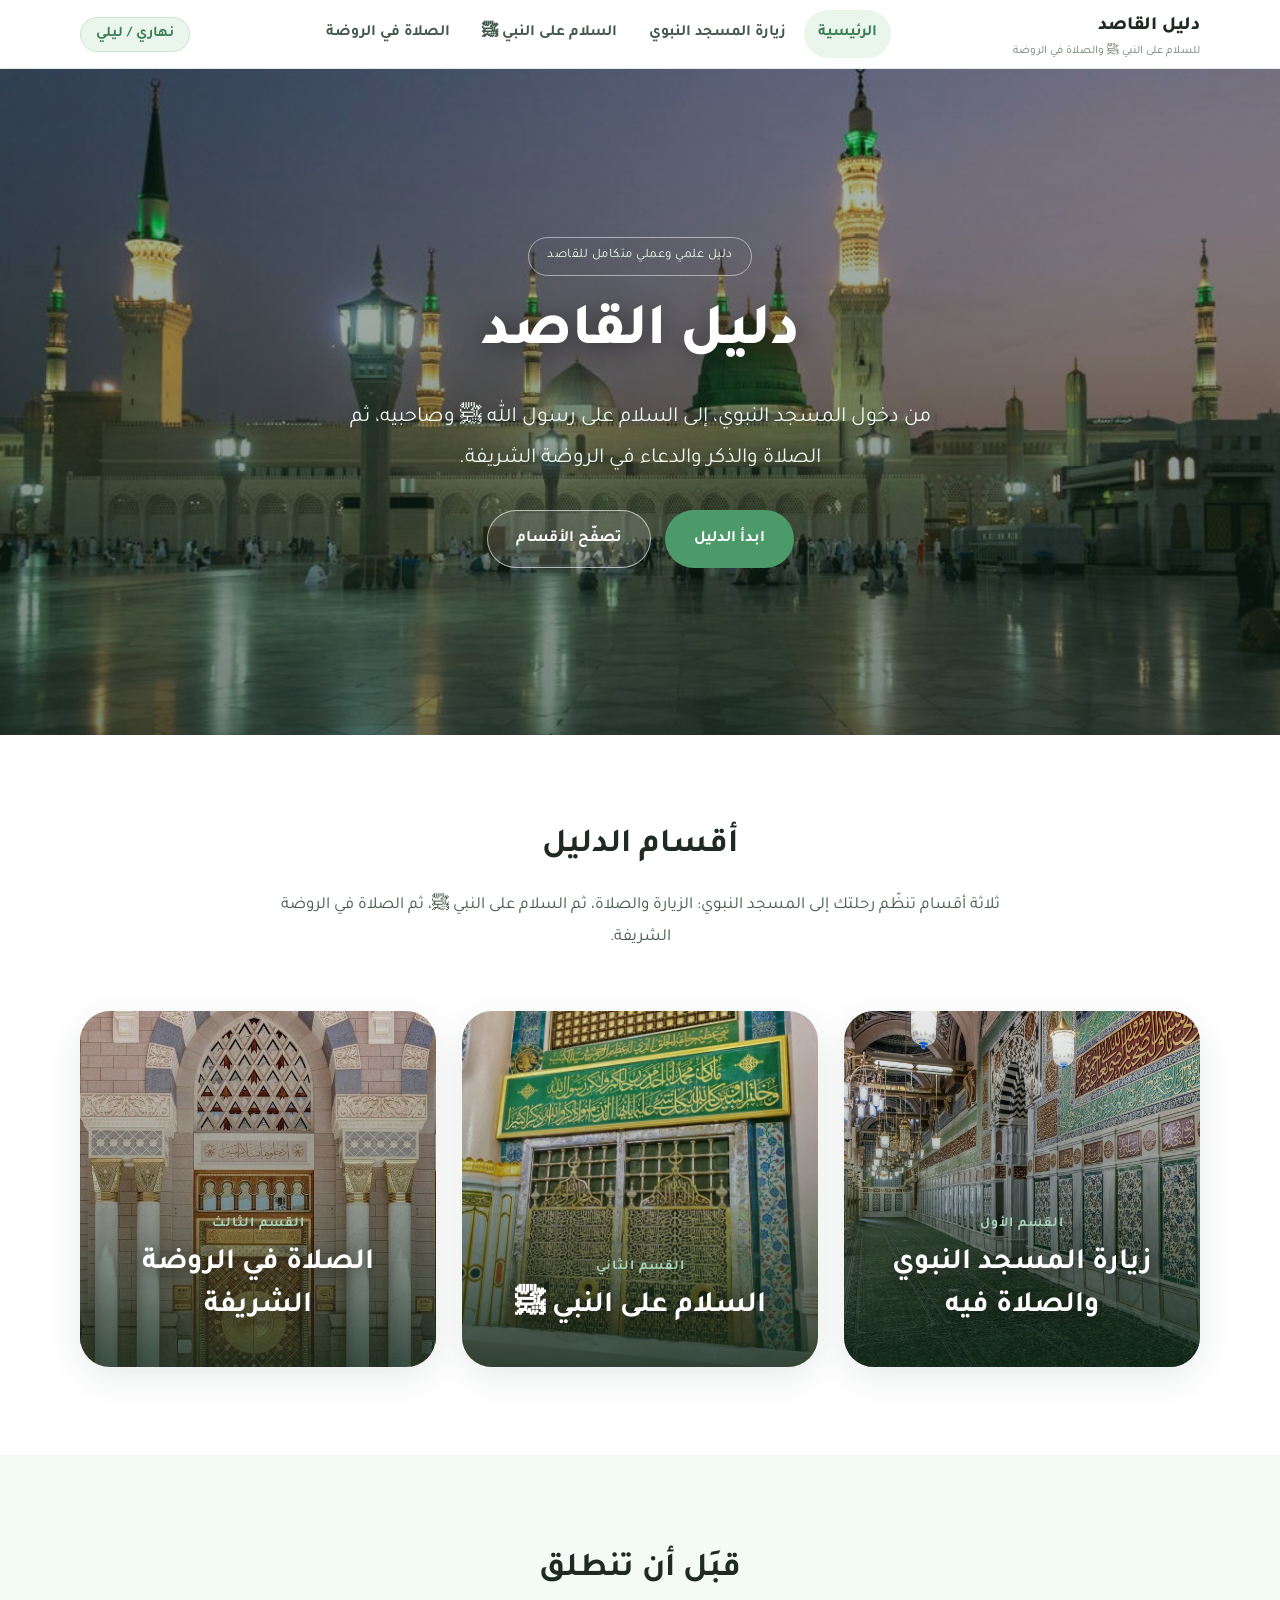
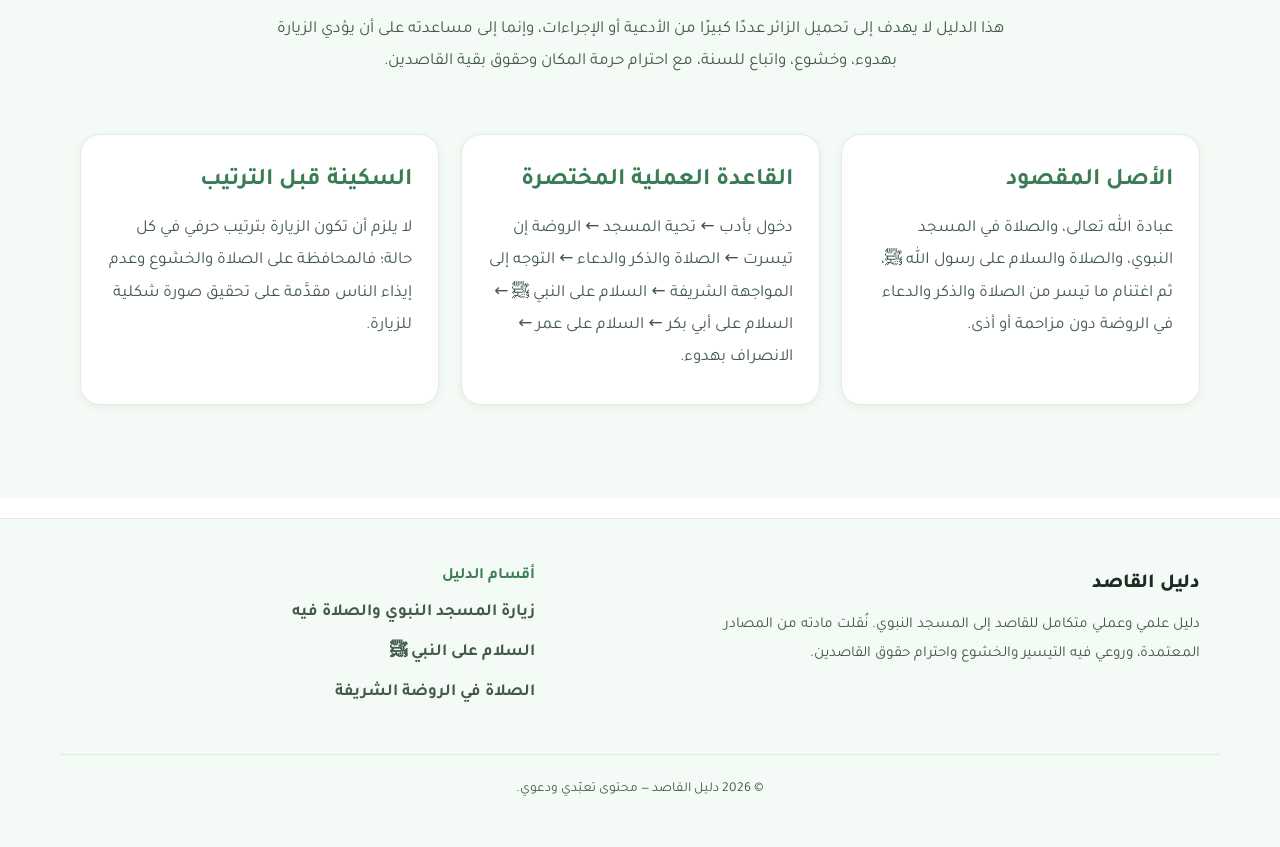
<file: index.html>
<!DOCTYPE html>
<html lang="ar" dir="rtl" data-theme="light">
<head>
  <meta charset="UTF-8" />
  <meta name="viewport" content="width=device-width, initial-scale=1.0" />
  <meta name="theme-color" content="#4C9A6A" />

  <!-- تثبيت كتطبيق (PWA) -->
  <link rel="manifest" href="manifest.json" />
  <meta name="mobile-web-app-capable" content="yes" />
  <meta name="apple-mobile-web-app-capable" content="yes" />
  <meta name="apple-mobile-web-app-status-bar-style" content="default" />
  <meta name="apple-mobile-web-app-title" content="دليل القاصد" />
  <link rel="apple-touch-icon" href="assets/icons/apple-touch-icon.png" />
  <script>
    (function () {
      try {
        var t = localStorage.getItem("daqiq-theme");
        if (!t) {
          t = window.matchMedia && window.matchMedia("(prefers-color-scheme: dark)").matches ? "dark" : "light";
        }
        document.documentElement.setAttribute("data-theme", t);
      } catch (e) {}
    })();
  </script>
  <title>دليل القاصد | دليل الزيارة والسلام على النبي ﷺ والصلاة في الروضة الشريفة</title>
  <meta name="description" content="دليل علمي وعملي متكامل للقاصد إلى المسجد النبوي: من دخول المسجد، إلى السلام على رسول الله ﷺ وصاحبيه، ثم الصلاة والذكر والدعاء في الروضة الشريفة." />
  <meta name="author" content="دليل القاصد" />
  <meta name="keywords" content="دليل القاصد, زيارة المسجد النبوي, السلام على النبي, الروضة الشريفة, الصلاة في الروضة, المدينة المنورة" />
  <link rel="canonical" href="https://daleelalqasid.com/" />

  <!-- مشاركة الروابط -->
  <meta property="og:site_name" content="دليل القاصد" />
  <meta property="og:title" content="دليل القاصد | دليل الزيارة والسلام على النبي ﷺ والصلاة في الروضة" />
  <meta property="og:description" content="دليل الزيارة والسلام على النبي ﷺ والصلاة في الروضة الشريفة." />
  <meta property="og:type" content="website" />
  <meta property="og:url" content="https://daleelalqasid.com/" />
  <meta property="og:image" content="https://daleelalqasid.com/assets/img/og-home.jpg" />
  <meta property="og:image:width" content="1200" />
  <meta property="og:image:height" content="630" />
  <meta property="og:image:alt" content="ساحة المسجد النبوي الشريف مع القبة الخضراء والمآذن وقت الغروب" />
  <meta property="og:locale" content="ar_SA" />
  <meta name="twitter:card" content="summary_large_image" />
  <meta name="twitter:title" content="دليل القاصد" />
  <meta name="twitter:description" content="دليل الزيارة والسلام على النبي ﷺ والصلاة في الروضة الشريفة." />
  <meta name="twitter:image" content="https://daleelalqasid.com/assets/img/og-home.jpg" />

  <link rel="preconnect" href="https://fonts.googleapis.com" />
  <link rel="preconnect" href="https://fonts.gstatic.com" crossorigin />
  <link href="https://fonts.googleapis.com/css2?family=Amiri:ital,wght@0,400;0,700;1,400&family=Noto+Naskh+Arabic:wght@400;500;600;700&family=Tajawal:wght@400;500;700;800&display=swap" rel="stylesheet" />
  <link rel="stylesheet" href="assets/css/style.css?v=2026.11" />
  <link rel="icon" href="assets/img/gate-door.jpg" />

  <script type="application/ld+json">
  {
    "@context": "https://schema.org",
    "@graph": [
      {
        "@type": "WebSite",
        "@id": "https://daleelalqasid.com/#website",
        "url": "https://daleelalqasid.com/",
        "name": "دليل القاصد",
        "description": "دليل الزيارة والسلام على النبي ﷺ والصلاة في الروضة الشريفة.",
        "inLanguage": "ar"
      },
      {
        "@type": "ItemList",
        "name": "أقسام دليل القاصد",
        "itemListElement": [
          { "@type": "ListItem", "position": 1, "name": "زيارة المسجد النبوي والصلاة فيه", "url": "https://daleelalqasid.com/visit-mosque.html" },
          { "@type": "ListItem", "position": 2, "name": "السلام على النبي ﷺ", "url": "https://daleelalqasid.com/greeting.html" },
          { "@type": "ListItem", "position": 3, "name": "الصلاة في الروضة الشريفة", "url": "https://daleelalqasid.com/rawdah.html" }
        ]
      }
    ]
  }
  </script>
</head>
<body>
  <a class="skip-link" href="#main">تخطَّ إلى المحتوى</a>

  <header class="site-header">
    <div class="container header-inner">
      <a class="brand" href="index.html" aria-label="دليل القاصد — الصفحة الرئيسية">
        <span>
          <span class="brand-name">دليل القاصد</span>
          <span class="brand-sub">للسلام على النبي ﷺ والصلاة في الروضة</span>
        </span>
      </a>

      <nav class="main-nav" id="main-nav" aria-label="التنقّل الرئيسي">
        <ul>
          <li><a href="index.html" aria-current="page">الرئيسية</a></li>
          <li><a href="visit-mosque.html">زيارة المسجد النبوي</a></li>
          <li><a href="greeting.html">السلام على النبي ﷺ</a></li>
          <li><a href="rawdah.html">الصلاة في الروضة</a></li>
        </ul>
      </nav>

      <div class="header-actions">
        <button class="toggle-btn theme-toggle" data-theme-toggle aria-pressed="false" aria-label="تبديل الوضع الليلي والنهاري">
          <span class="label-day">نهاري / ليلي</span>
          <span class="label-night">ليلي / نهاري</span>
        </button>
        <button class="toggle-btn install-btn" data-install type="button" hidden aria-label="تثبيت التطبيق" title="تثبيت التطبيق">
          <svg viewBox="0 0 24 24" width="18" height="18" fill="none" stroke="currentColor" stroke-width="2" stroke-linecap="round" stroke-linejoin="round" aria-hidden="true"><path d="M12 3v11"/><path d="M7.5 10.5L12 15l4.5-4.5"/><path d="M4 20h16"/></svg>
        </button>
        <button class="toggle-btn menu-btn" data-menu-toggle aria-expanded="false" aria-controls="main-nav" aria-label="فتح قائمة التنقّل">
          <span class="bars" aria-hidden="true"><span></span><span></span><span></span></span>
          <span>القائمة</span>
        </button>
      </div>
    </div>
  </header>

  <main id="main">
    <!-- ============ الهيرو ============ -->
    <section class="hero">
      <div class="hero__bg">
        <img src="assets/img/hero-exterior.jpg" alt="ساحة المسجد النبوي الشريف وقت الغروب مع القبة الخضراء والمآذن" fetchpriority="high" data-fade />
      </div>
      <div class="hero__inner reveal">
        <span class="hero__eyebrow">دليل علمي وعملي متكامل للقاصد</span>
        <h1>دليل القاصد</h1>
        <p class="hero__subtitle">من دخول المسجد النبوي، إلى السلام على رسول الله ﷺ وصاحبيه، ثم الصلاة والذكر والدعاء في الروضة الشريفة.</p>
        <div class="hero__actions">
          <a class="btn btn--primary" href="visit-mosque.html">ابدأ الدليل</a>
          <a class="btn btn--ghost" href="#sections">تصفّح الأقسام</a>
        </div>
      </div>
    </section>

    <!-- ============ الأقسام الثلاثة ============ -->
    <section class="section-pad tiles-section" id="sections" aria-labelledby="sections-title">
      <div class="container">
        <div class="tiles-head reveal">
          <h2 id="sections-title">أقسام الدليل</h2>
          <p>ثلاثة أقسام تنظّم رحلتك إلى المسجد النبوي: الزيارة والصلاة، ثم السلام على النبي ﷺ، ثم الصلاة في الروضة الشريفة.</p>
        </div>

        <div class="tiles">
          <a class="tile reveal" href="visit-mosque.html">
            <img class="tile__img" src="assets/img/mosque-interior.jpg" alt="الرواق الداخلي للمسجد النبوي بسجاد أخضر وزخارف إسلامية" loading="lazy" data-fade />
            <span class="tile__overlay" aria-hidden="true"></span>
            <span class="tile__label">
              <span class="tile__index">القسم الأول</span>
              <h2>زيارة المسجد النبوي والصلاة فيه</h2>
            </span>
          </a>

          <a class="tile reveal" href="greeting.html">
            <img class="tile__img" src="assets/img/prophet-chamber.jpg" alt="شبّاك الحجرة الشريفة واللوحات الخضراء المذهبة في المسجد النبوي" loading="lazy" data-fade />
            <span class="tile__overlay" aria-hidden="true"></span>
            <span class="tile__label">
              <span class="tile__index">القسم الثاني</span>
              <h2>السلام على النبي ﷺ</h2>
            </span>
          </a>

          <a class="tile reveal" href="rawdah.html">
            <img class="tile__img" src="assets/img/gate-door.jpg" alt="أبواب المسجد النبوي المذهبة والمقرنصات عند مدخل الحرم" loading="lazy" data-fade />
            <span class="tile__overlay" aria-hidden="true"></span>
            <span class="tile__label">
              <span class="tile__index">القسم الثالث</span>
              <h2>الصلاة في الروضة الشريفة</h2>
            </span>
          </a>
        </div>
      </div>
    </section>

    <!-- ============ نبذة ============ -->
    <section class="section-pad about" aria-labelledby="about-title">
      <div class="container">
        <div class="tiles-head reveal">
          <h2 id="about-title">قبَل أن تنطلق</h2>
          <p>هذا الدليل لا يهدف إلى تحميل الزائر عددًا كبيرًا من الأدعية أو الإجراءات، وإنما إلى مساعدته على أن يؤدي الزيارة بهدوء، وخشوع، واتباع للسنة، مع احترام حرمة المكان وحقوق بقية القاصدين.</p>
        </div>

        <div class="feature-grid">
          <article class="feature reveal">
            <h3>الأصل المقصود</h3>
            <p>عبادة الله تعالى، والصلاة في المسجد النبوي، والصلاة والسلام على رسول الله ﷺ، ثم اغتنام ما تيسر من الصلاة والذكر والدعاء في الروضة دون مزاحمة أو أذى.</p>
          </article>
          <article class="feature reveal">
            <h3>القاعدة العملية المختصرة</h3>
            <p>دخول بأدب ← تحية المسجد ← الروضة إن تيسرت ← الصلاة والذكر والدعاء ← التوجه إلى المواجهة الشريفة ← السلام على النبي ﷺ ← السلام على أبي بكر ← السلام على عمر ← الانصراف بهدوء.</p>
          </article>
          <article class="feature reveal">
            <h3>السكينة قبل الترتيب</h3>
            <p>لا يلزم أن تكون الزيارة بترتيب حرفي في كل حالة؛ فالمحافظة على الصلاة والخشوع وعدم إيذاء الناس مقدَّمة على تحقيق صورة شكلية للزيارة.</p>
          </article>
        </div>
      </div>
    </section>
  </main>

  <footer class="site-footer">
    <div class="container footer-inner">
      <div class="footer-brand">
        <span class="brand-name">دليل القاصد</span>
        <p>دليل علمي وعملي متكامل للقاصد إلى المسجد النبوي. نُقلت مادته من المصادر المعتمدة، وروعي فيه التيسير والخشوع واحترام حقوق القاصدين.</p>
      </div>
      <nav class="footer-links" aria-label="روابط الأقسام">
        <h3>أقسام الدليل</h3>
        <ul>
          <li><a href="visit-mosque.html">زيارة المسجد النبوي والصلاة فيه</a></li>
          <li><a href="greeting.html">السلام على النبي ﷺ</a></li>
          <li><a href="rawdah.html">الصلاة في الروضة الشريفة</a></li>
        </ul>
      </nav>
    </div>
    <div class="container footer-bottom">
      <p>© <span data-year>2026</span> دليل القاصد — محتوى تعبّدي ودعوي.</p>
    </div>
  </footer>

  <button class="to-top" data-to-top aria-label="العودة إلى أعلى الصفحة">
    <span class="arrow" aria-hidden="true">↑</span>
    <span>للأعلى</span>
  </button>

  <script src="assets/js/main.js?v=2026.11" defer></script>
</body>
</html>
</file>
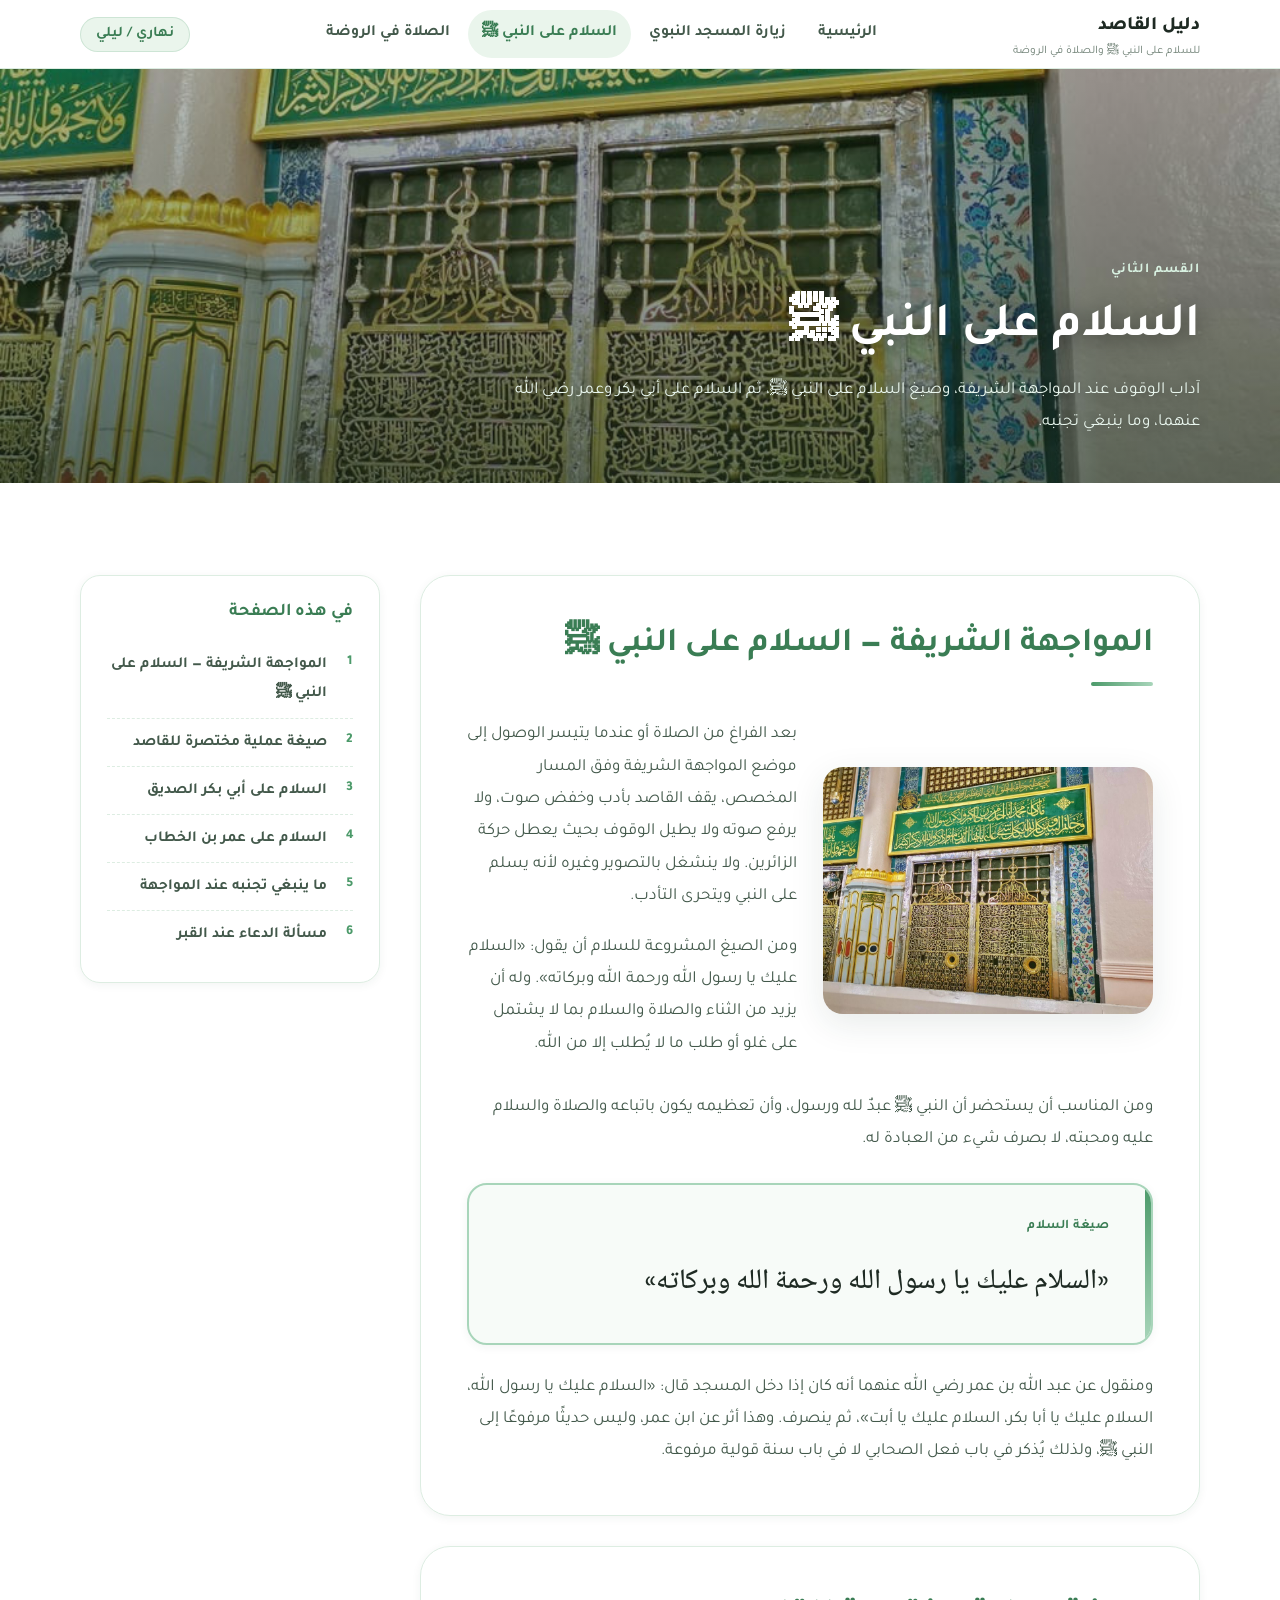
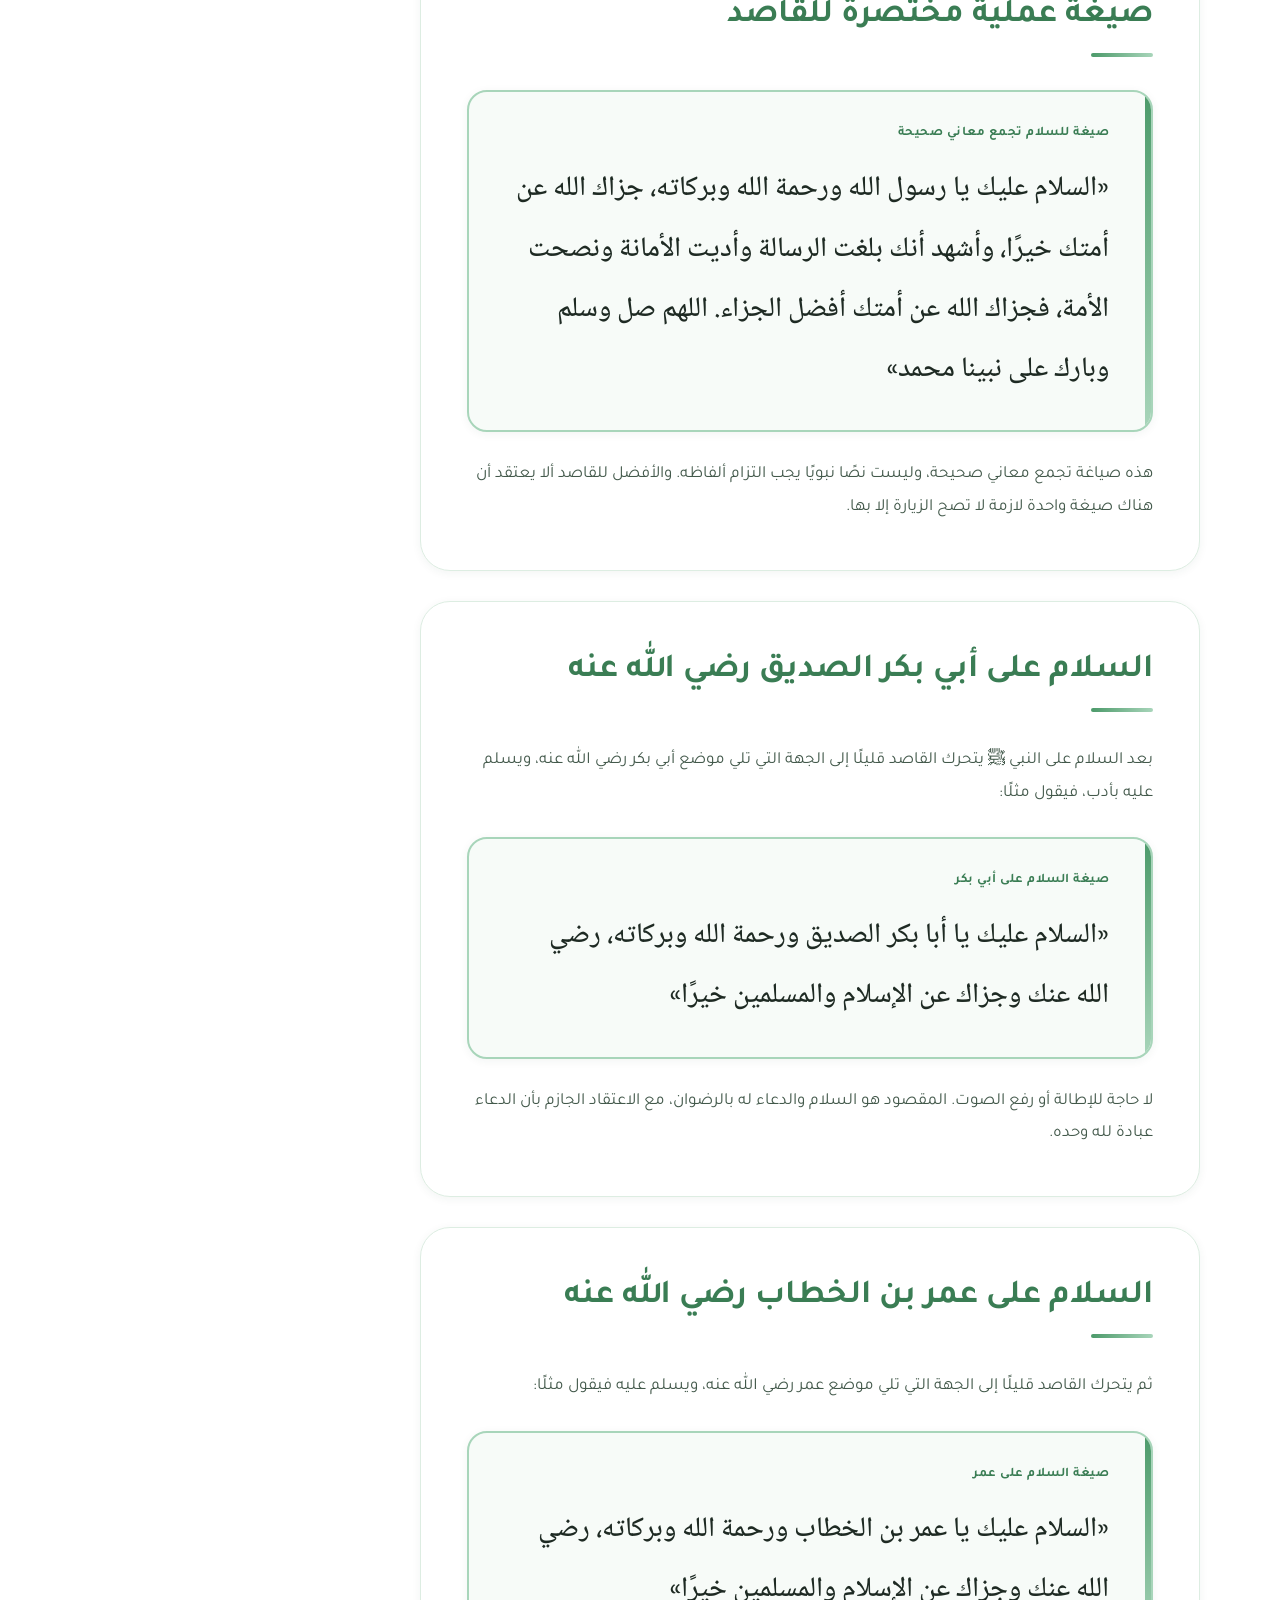
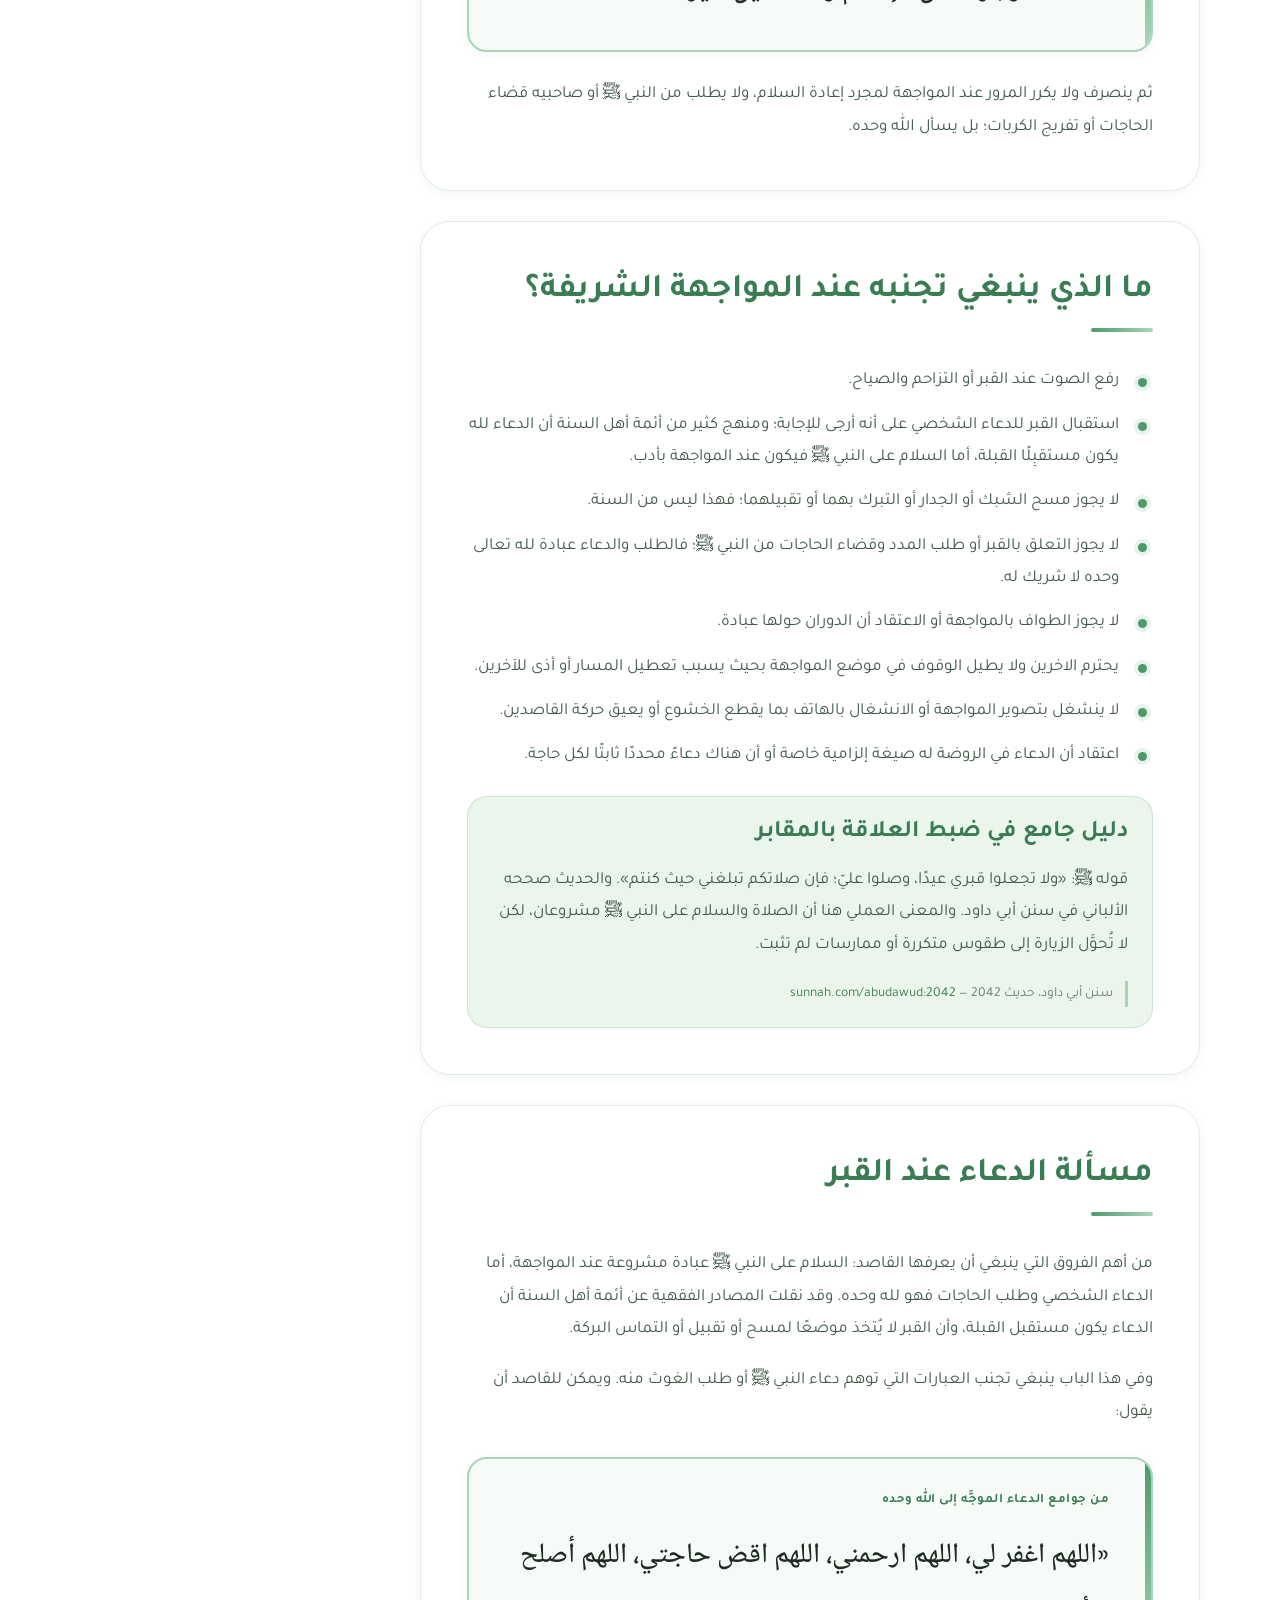
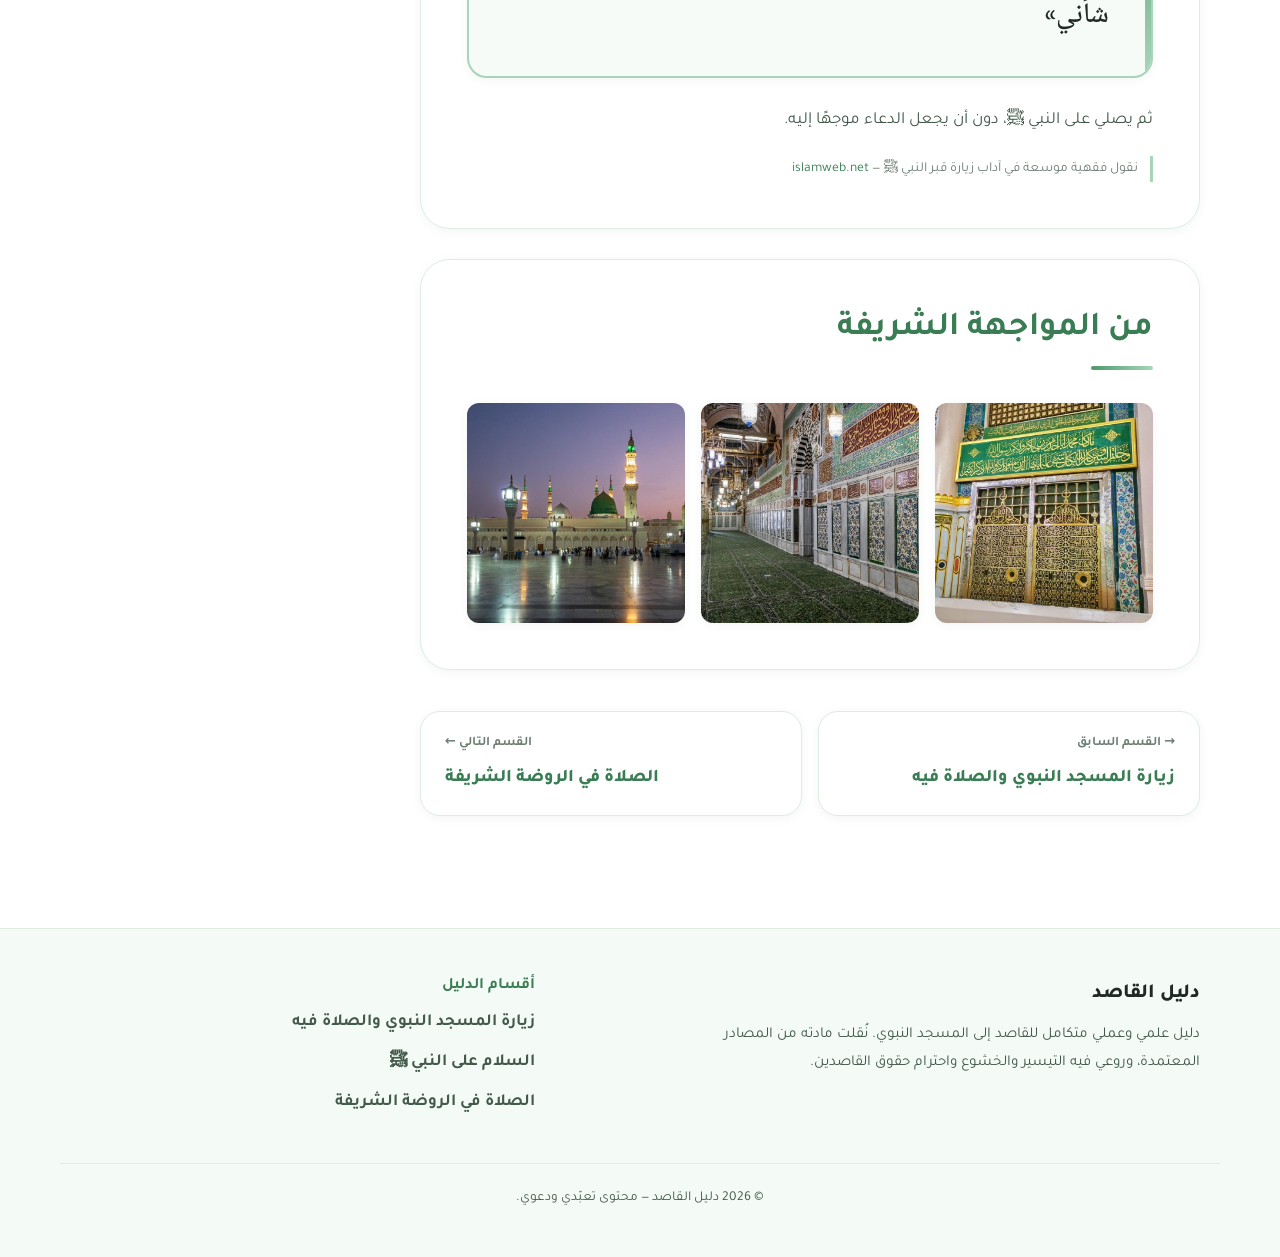
<file: greeting.html>
<!DOCTYPE html>
<html lang="ar" dir="rtl" data-theme="light">
<head>
  <meta charset="UTF-8" />
  <meta name="viewport" content="width=device-width, initial-scale=1.0" />
  <meta name="theme-color" content="#4C9A6A" />

  <!-- تثبيت كتطبيق (PWA) -->
  <link rel="manifest" href="manifest.json" />
  <meta name="mobile-web-app-capable" content="yes" />
  <meta name="apple-mobile-web-app-capable" content="yes" />
  <meta name="apple-mobile-web-app-status-bar-style" content="default" />
  <meta name="apple-mobile-web-app-title" content="دليل القاصد" />
  <link rel="apple-touch-icon" href="assets/icons/apple-touch-icon.png" />
  <script>
    (function () {
      try {
        var t = localStorage.getItem("daqiq-theme");
        if (!t) {
          t = window.matchMedia && window.matchMedia("(prefers-color-scheme: dark)").matches ? "dark" : "light";
        }
        document.documentElement.setAttribute("data-theme", t);
      } catch (e) {}
    })();
  </script>
  <title>السلام على النبي ﷺ | دليل القاصد</title>
  <meta name="description" content="آداب المواجهة الشريفة والسلام على النبي ﷺ، ثم السلام على أبي بكر وعمر رضي الله عنهما، وما ينبغي تجنبه، ومسألة الدعاء عند القبر." />
  <meta name="author" content="دليل القاصد" />
  <meta name="keywords" content="السلام على النبي, المواجهة الشريفة, السلام على أبي بكر, السلام على عمر, آداب الزيارة" />
  <link rel="canonical" href="https://daleelalqasid.com/greeting.html" />

  <!-- مشاركة الروابط -->
  <meta property="og:site_name" content="دليل القاصد" />
  <meta property="og:title" content="السلام على النبي ﷺ | دليل القاصد" />
  <meta property="og:description" content="آداب الوقوف عند المواجهة الشريفة، وصيغ السلام على النبي ﷺ، ثم السلام على أبي بكر وعمر رضي الله عنهما، وما ينبغي تجنّبه." />
  <meta property="og:type" content="article" />
  <meta property="og:url" content="https://daleelalqasid.com/greeting.html" />
  <meta property="og:image" content="https://daleelalqasid.com/assets/img/og-greeting.jpg" />
  <meta property="og:image:width" content="1200" />
  <meta property="og:image:height" content="630" />
  <meta property="og:image:alt" content="شبّاك الحجرة الشريفة واللوحات الخضراء المذهبة في المسجد النبوي" />
  <meta property="og:locale" content="ar_SA" />
  <meta name="twitter:card" content="summary_large_image" />
  <meta name="twitter:title" content="السلام على النبي ﷺ | دليل القاصد" />
  <meta name="twitter:image" content="https://daleelalqasid.com/assets/img/og-greeting.jpg" />

  <link rel="preconnect" href="https://fonts.googleapis.com" />
  <link rel="preconnect" href="https://fonts.gstatic.com" crossorigin />
  <link href="https://fonts.googleapis.com/css2?family=Amiri:ital,wght@0,400;0,700;1,400&family=Noto+Naskh+Arabic:wght@400;500;600;700&family=Tajawal:wght@400;500;700;800&display=swap" rel="stylesheet" />
  <link rel="stylesheet" href="assets/css/style.css?v=2026.11" />
  <link rel="icon" href="assets/img/gate-door.jpg" />

  <script type="application/ld+json">
  {
    "@context": "https://schema.org",
    "@type": "Article",
    "headline": "السلام على النبي ﷺ",
    "description": "آداب الوقوف عند المواجهة الشريفة، وصيغ السلام على النبي ﷺ، ثم السلام على أبي بكر وعمر رضي الله عنهما، وما ينبغي تجنّبه.",
    "inLanguage": "ar",
    "mainEntityOfPage": "https://daleelalqasid.com/greeting.html",
    "image": "https://daleelalqasid.com/assets/img/prophet-chamber.jpg",
    "author": { "@type": "Organization", "name": "دليل القاصد" },
    "publisher": { "@type": "Organization", "name": "دليل القاصد" }
  }
  </script>
</head>
<body>
  <a class="skip-link" href="#main">تخطَّ إلى المحتوى</a>

  <header class="site-header">
    <div class="container header-inner">
      <a class="brand" href="index.html" aria-label="دليل القاصد — الصفحة الرئيسية">
        <span>
          <span class="brand-name">دليل القاصد</span>
          <span class="brand-sub">للسلام على النبي ﷺ والصلاة في الروضة</span>
        </span>
      </a>
      <nav class="main-nav" id="main-nav" aria-label="التنقّل الرئيسي">
        <ul>
          <li><a href="index.html">الرئيسية</a></li>
          <li><a href="visit-mosque.html">زيارة المسجد النبوي</a></li>
          <li><a href="greeting.html" aria-current="page">السلام على النبي ﷺ</a></li>
          <li><a href="rawdah.html">الصلاة في الروضة</a></li>
        </ul>
      </nav>
      <div class="header-actions">
        <button class="toggle-btn theme-toggle" data-theme-toggle aria-pressed="false" aria-label="تبديل الوضع الليلي والنهاري">
          <span class="label-day">نهاري / ليلي</span>
          <span class="label-night">ليلي / نهاري</span>
        </button>
        <button class="toggle-btn install-btn" data-install type="button" hidden aria-label="تثبيت التطبيق" title="تثبيت التطبيق">
          <svg viewBox="0 0 24 24" width="18" height="18" fill="none" stroke="currentColor" stroke-width="2" stroke-linecap="round" stroke-linejoin="round" aria-hidden="true"><path d="M12 3v11"/><path d="M7.5 10.5L12 15l4.5-4.5"/><path d="M4 20h16"/></svg>
        </button>
        <button class="toggle-btn menu-btn" data-menu-toggle aria-expanded="false" aria-controls="main-nav" aria-label="فتح قائمة التنقّل">
          <span class="bars" aria-hidden="true"><span></span><span></span><span></span></span>
          <span>القائمة</span>
        </button>
      </div>
    </div>
  </header>

  <main id="main">
    <section class="page-hero">
      <div class="page-hero__bg">
        <img src="assets/img/prophet-chamber.jpg" alt="شبّاك الحجرة الشريفة واللوحات الخضراء المذهبة في المسجد النبوي" fetchpriority="high" data-fade />
      </div>
      <div class="page-hero__inner container">
        <span class="page-hero__eyebrow">القسم الثاني</span>
        <h1>السلام على النبي ﷺ</h1>
        <p>آداب الوقوف عند المواجهة الشريفة، وصيغ السلام على النبي ﷺ، ثم السلام على أبي بكر وعمر رضي الله عنهما، وما ينبغي تجنبه.</p>
      </div>
    </section>

    <div class="container section-pad">
      <div class="layout">
        <!-- المحتوى -->
        <div class="content">

          <!-- المواجهة الشريفة -->
          <section class="panel reveal" id="facing" aria-labelledby="facing-h">
            <h2 id="facing-h">المواجهة الشريفة — السلام على النبي ﷺ</h2>

            <div class="media-row">
              <div class="media-row__media">
                <img src="assets/img/prophet-chamber.jpg" alt="اللوحات الخضراء المذهبة على شبّاك الحجرة الشريفة" loading="lazy" data-fade />
              </div>
              <div class="media-row__body">
                <p>بعد الفراغ من الصلاة أو عندما يتيسر الوصول إلى موضع المواجهة الشريفة وفق المسار المخصص، يقف القاصد بأدب وخفض صوت، ولا يرفع صوته ولا يطيل الوقوف بحيث يعطل حركة الزائرين. ولا ينشغل بالتصوير وغيره لأنه يسلم على النبي ويتحرى التأدب.</p>
                <p>ومن الصيغ المشروعة للسلام أن يقول: «السلام عليك يا رسول الله ورحمة الله وبركاته». وله أن يزيد من الثناء والصلاة والسلام بما لا يشتمل على غلو أو طلب ما لا يُطلب إلا من الله.</p>
              </div>
            </div>

            <p>ومن المناسب أن يستحضر أن النبي ﷺ عبدٌ لله ورسول، وأن تعظيمه يكون باتباعه والصلاة والسلام عليه ومحبته، لا بصرف شيء من العبادة له.</p>

            <div class="duaa">
              <span class="duaa__label">صيغة السلام</span>
              <p class="duaa__text">«السلام عليك يا رسول الله ورحمة الله وبركاته»</p>
            </div>

            <p>ومنقول عن عبد الله بن عمر رضي الله عنهما أنه كان إذا دخل المسجد قال: «السلام عليك يا رسول الله، السلام عليك يا أبا بكر، السلام عليك يا أبت»، ثم ينصرف. وهذا أثر عن ابن عمر، وليس حديثًا مرفوعًا إلى النبي ﷺ، ولذلك يُذكر في باب فعل الصحابي لا في باب سنة قولية مرفوعة.</p>
          </section>

          <!-- صيغة تطبيقية -->
          <section class="panel reveal" id="practical" aria-labelledby="practical-h">
            <h2 id="practical-h">صيغة عملية مختصرة للقاصد</h2>
            <div class="duaa">
              <span class="duaa__label">صيغة للسلام تجمع معاني صحيحة</span>
              <p class="duaa__text">«السلام عليك يا رسول الله ورحمة الله وبركاته، جزاك الله عن أمتك خيرًا، وأشهد أنك بلغت الرسالة وأديت الأمانة ونصحت الأمة، فجزاك الله عن أمتك أفضل الجزاء. اللهم صل وسلم وبارك على نبينا محمد»</p>
            </div>
            <p>هذه صياغة تجمع معاني صحيحة، وليست نصًا نبويًا يجب التزام ألفاظه. والأفضل للقاصد ألا يعتقد أن هناك صيغة واحدة لازمة لا تصح الزيارة إلا بها.</p>
          </section>

          <!-- السلام على أبي بكر -->
          <section class="panel reveal" id="abu-bakr" aria-labelledby="abu-bakr-h">
            <h2 id="abu-bakr-h">السلام على أبي بكر الصديق رضي الله عنه</h2>
            <p>بعد السلام على النبي ﷺ يتحرك القاصد قليلًا إلى الجهة التي تلي موضع أبي بكر رضي الله عنه، ويسلم عليه بأدب، فيقول مثلًا:</p>
            <div class="duaa">
              <span class="duaa__label">صيغة السلام على أبي بكر</span>
              <p class="duaa__text">«السلام عليك يا أبا بكر الصديق ورحمة الله وبركاته، رضي الله عنك وجزاك عن الإسلام والمسلمين خيرًا»</p>
            </div>
            <p>لا حاجة للإطالة أو رفع الصوت. المقصود هو السلام والدعاء له بالرضوان، مع الاعتقاد الجازم بأن الدعاء عبادة لله وحده.</p>
          </section>

          <!-- السلام على عمر -->
          <section class="panel reveal" id="omar" aria-labelledby="omar-h">
            <h2 id="omar-h">السلام على عمر بن الخطاب رضي الله عنه</h2>
            <p>ثم يتحرك القاصد قليلًا إلى الجهة التي تلي موضع عمر رضي الله عنه، ويسلم عليه فيقول مثلًا:</p>
            <div class="duaa">
              <span class="duaa__label">صيغة السلام على عمر</span>
              <p class="duaa__text">«السلام عليك يا عمر بن الخطاب ورحمة الله وبركاته، رضي الله عنك وجزاك عن الإسلام والمسلمين خيرًا»</p>
            </div>
            <p>ثم ينصرف ولا يكرر المرور عند المواجهة لمجرد إعادة السلام، ولا يطلب من النبي ﷺ أو صاحبيه قضاء الحاجات أو تفريج الكربات؛ بل يسأل الله وحده.</p>
          </section>

          <!-- ما ينبغي تجنبه -->
          <section class="panel reveal" id="avoid" aria-labelledby="avoid-h">
            <h2 id="avoid-h">ما الذي ينبغي تجنبه عند المواجهة الشريفة؟</h2>
            <ul>
              <li>رفع الصوت عند القبر أو التزاحم والصياح.</li>
              <li>استقبال القبر للدعاء الشخصي على أنه أرجى للإجابة؛ ومنهج كثير من أئمة أهل السنة أن الدعاء لله يكون مستقبِلًا القبلة، أما السلام على النبي ﷺ فيكون عند المواجهة بأدب.</li>
              <li>لا يجوز مسح الشبك أو الجدار أو التبرك بهما أو تقبيلهما؛ فهذا ليس من السنة.</li>
              <li>لا يجوز التعلق بالقبر أو طلب المدد وقضاء الحاجات من النبي ﷺ؛ فالطلب والدعاء عبادة لله تعالى وحده لا شريك له.</li>
              <li>لا يجوز الطواف بالمواجهة أو الاعتقاد أن الدوران حولها عبادة.</li>
              <li>يحترم الاخرين ولا يطيل الوقوف في موضع المواجهة بحيث يسبب تعطيل المسار أو أذى للآخرين.</li>
              <li>لا ينشغل بتصوير المواجهة أو الانشغال بالهاتف بما يقطع الخشوع أو يعيق حركة القاصدين.</li>
              <li>اعتقاد أن الدعاء في الروضة له صيغة إلزامية خاصة أو أن هناك دعاءً محددًا ثابتًا لكل حاجة.</li>
            </ul>

            <div class="callout">
              <h3>دليل جامع في ضبط العلاقة بالمقابر</h3>
              <p>قوله ﷺ: «ولا تجعلوا قبري عيدًا، وصلوا عليّ؛ فإن صلاتكم تبلغني حيث كنتم». والحديث صححه الألباني في سنن أبي داود. والمعنى العملي هنا أن الصلاة والسلام على النبي ﷺ مشروعان، لكن لا تُحوَّل الزيارة إلى طقوس متكررة أو ممارسات لم تثبت.</p>
              <span class="source-note">سنن أبي داود، حديث 2042 — <a href="https://sunnah.com/abudawud:2042" target="_blank" rel="noopener">sunnah.com/abudawud:2042</a></span>
            </div>
          </section>

          <!-- الدعاء عند القبر -->
          <section class="panel reveal" id="duaa-at-grave" aria-labelledby="duaa-at-grave-h">
            <h2 id="duaa-at-grave-h">مسألة الدعاء عند القبر</h2>
            <p>من أهم الفروق التي ينبغي أن يعرفها القاصد: السلام على النبي ﷺ عبادة مشروعة عند المواجهة، أما الدعاء الشخصي وطلب الحاجات فهو لله وحده. وقد نقلت المصادر الفقهية عن أئمة أهل السنة أن الدعاء يكون مستقبل القبلة، وأن القبر لا يُتخذ موضعًا لمسح أو تقبيل أو التماس البركة.</p>
            <p>وفي هذا الباب ينبغي تجنب العبارات التي توهم دعاء النبي ﷺ أو طلب الغوث منه. ويمكن للقاصد أن يقول:</p>
            <div class="duaa">
              <span class="duaa__label">من جوامع الدعاء الموجَّه إلى الله وحده</span>
              <p class="duaa__text">«اللهم اغفر لي، اللهم ارحمني، اللهم اقض حاجتي، اللهم أصلح شأني»</p>
            </div>
            <p>ثم يصلي على النبي ﷺ، دون أن يجعل الدعاء موجهًا إليه.</p>
            <span class="source-note">نقول فقهية موسعة في آداب زيارة قبر النبي ﷺ — <a href="https://www.islamweb.net/ar/library/content/22/3527/" target="_blank" rel="noopener">islamweb.net</a></span>
          </section>

          <!-- معرض -->
          <section class="panel reveal" aria-labelledby="gallery-h">
            <h2 id="gallery-h">من المواجهة الشريفة</h2>
            <div class="gallery">
              <figure><img src="assets/img/prophet-chamber.jpg" alt="اللوحات الخضراء المذهبة المنقوشة بالآيات على شبّاك الحجرة الشريفة" loading="lazy" data-fade /></figure>
              <figure><img src="assets/img/mosque-interior.jpg" alt="رواق المسجد النبوي قرب الحجرة الشريفة" loading="lazy" data-fade /></figure>
              <figure><img src="assets/img/hero-exterior.jpg" alt="القبة الخضراء للمسجد النبوي من الساحة الخارجية" loading="lazy" data-fade /></figure>
            </div>
          </section>

          <!-- التنقّل -->
          <nav class="pager" aria-label="التنقّل بين الأقسام">
            <a href="visit-mosque.html">
              <span class="pager__dir">→ القسم السابق</span>
              <span class="pager__title">زيارة المسجد النبوي والصلاة فيه</span>
            </a>
            <a class="is-next" href="rawdah.html">
              <span class="pager__dir">القسم التالي ←</span>
              <span class="pager__title">الصلاة في الروضة الشريفة</span>
            </a>
          </nav>
        </div>

        <!-- الفهرس -->
        <aside aria-label="فهرس الصفحة">
          <nav class="toc">
            <h2>في هذه الصفحة</h2>
            <ol>
              <li><a href="#facing">المواجهة الشريفة — السلام على النبي ﷺ</a></li>
              <li><a href="#practical">صيغة عملية مختصرة للقاصد</a></li>
              <li><a href="#abu-bakr">السلام على أبي بكر الصديق</a></li>
              <li><a href="#omar">السلام على عمر بن الخطاب</a></li>
              <li><a href="#avoid">ما ينبغي تجنبه عند المواجهة</a></li>
              <li><a href="#duaa-at-grave">مسألة الدعاء عند القبر</a></li>
            </ol>
          </nav>
        </aside>
      </div>
    </div>
  </main>

  <footer class="site-footer">
    <div class="container footer-inner">
      <div class="footer-brand">
        <span class="brand-name">دليل القاصد</span>
        <p>دليل علمي وعملي متكامل للقاصد إلى المسجد النبوي. نُقلت مادته من المصادر المعتمدة، وروعي فيه التيسير والخشوع واحترام حقوق القاصدين.</p>
      </div>
      <nav class="footer-links" aria-label="روابط الأقسام">
        <h3>أقسام الدليل</h3>
        <ul>
          <li><a href="visit-mosque.html">زيارة المسجد النبوي والصلاة فيه</a></li>
          <li><a href="greeting.html">السلام على النبي ﷺ</a></li>
          <li><a href="rawdah.html">الصلاة في الروضة الشريفة</a></li>
        </ul>
      </nav>
    </div>
    <div class="container footer-bottom">
      <p>© <span data-year>2026</span> دليل القاصد — محتوى تعبّدي ودعوي.</p>
    </div>
  </footer>

  <button class="to-top" data-to-top aria-label="العودة إلى أعلى الصفحة">
    <span class="arrow" aria-hidden="true">↑</span>
    <span>للأعلى</span>
  </button>

  <script src="assets/js/main.js?v=2026.11" defer></script>
</body>
</html>
</file>
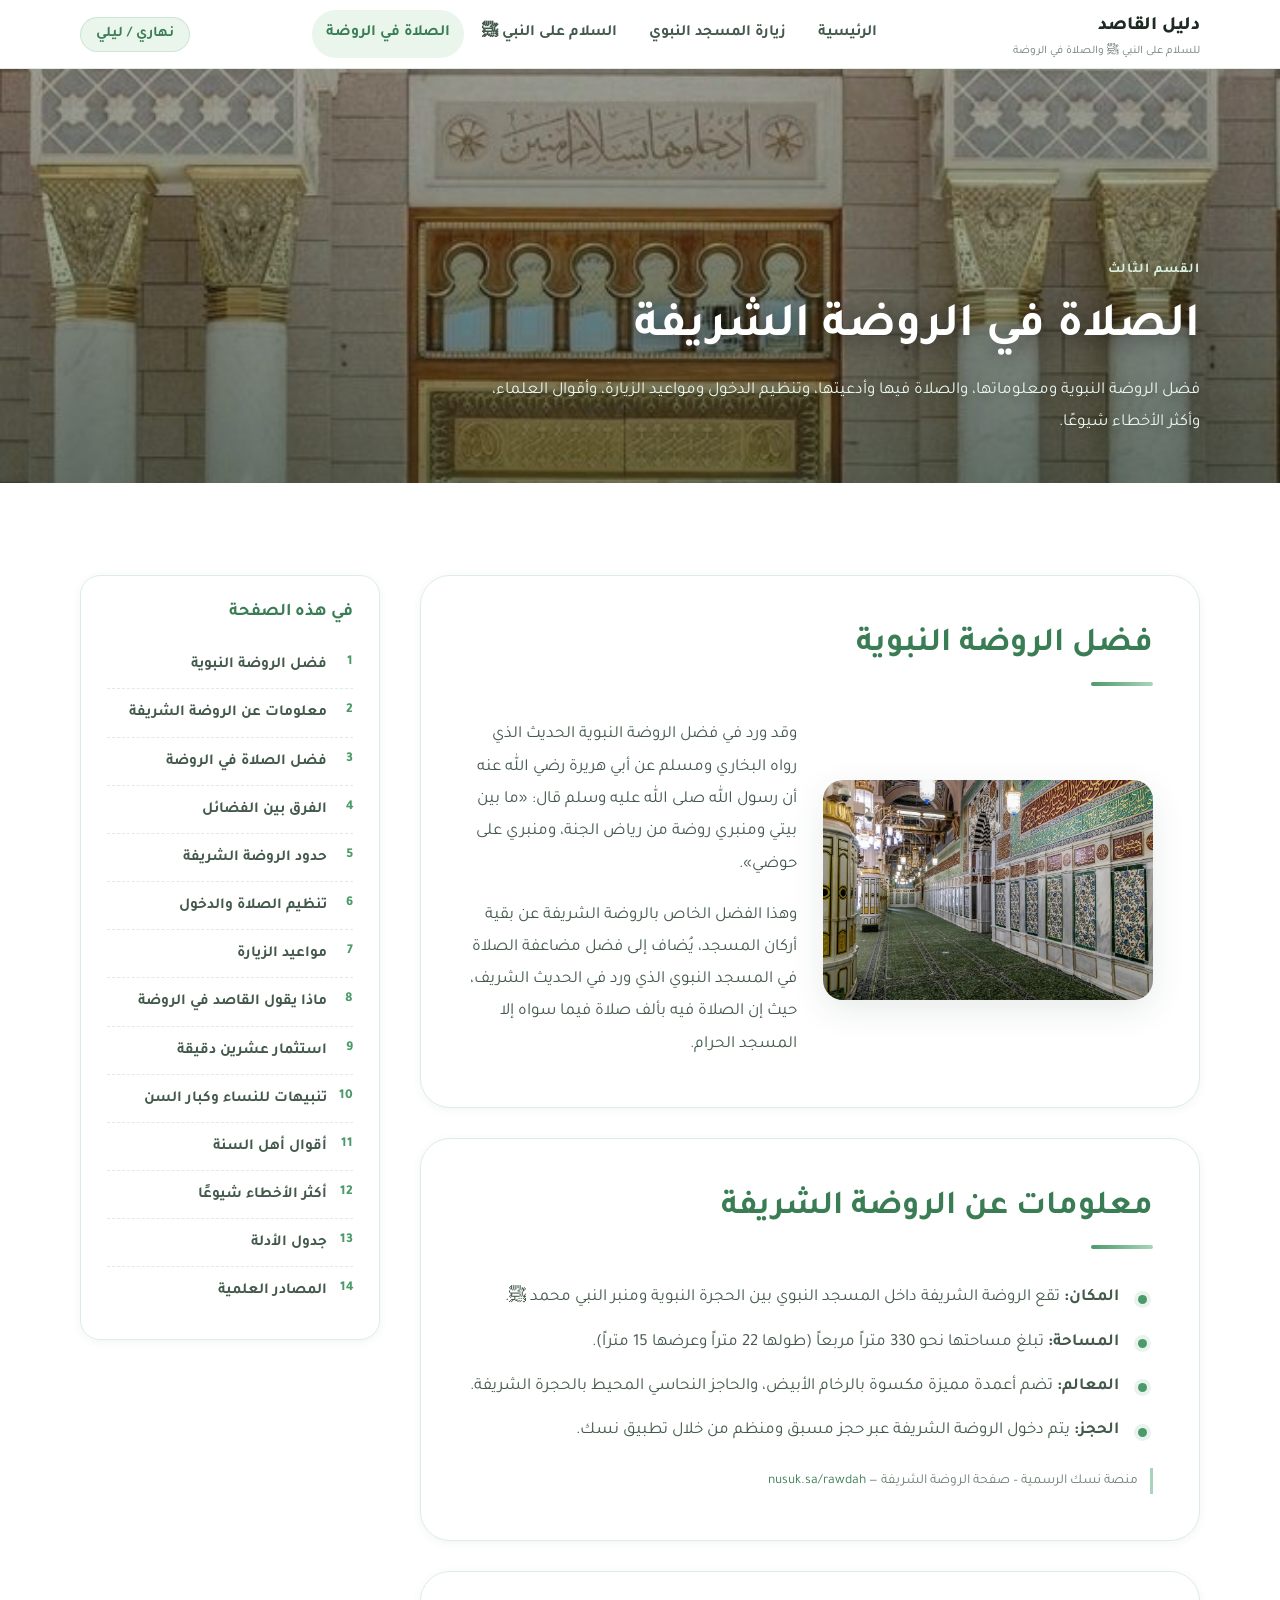
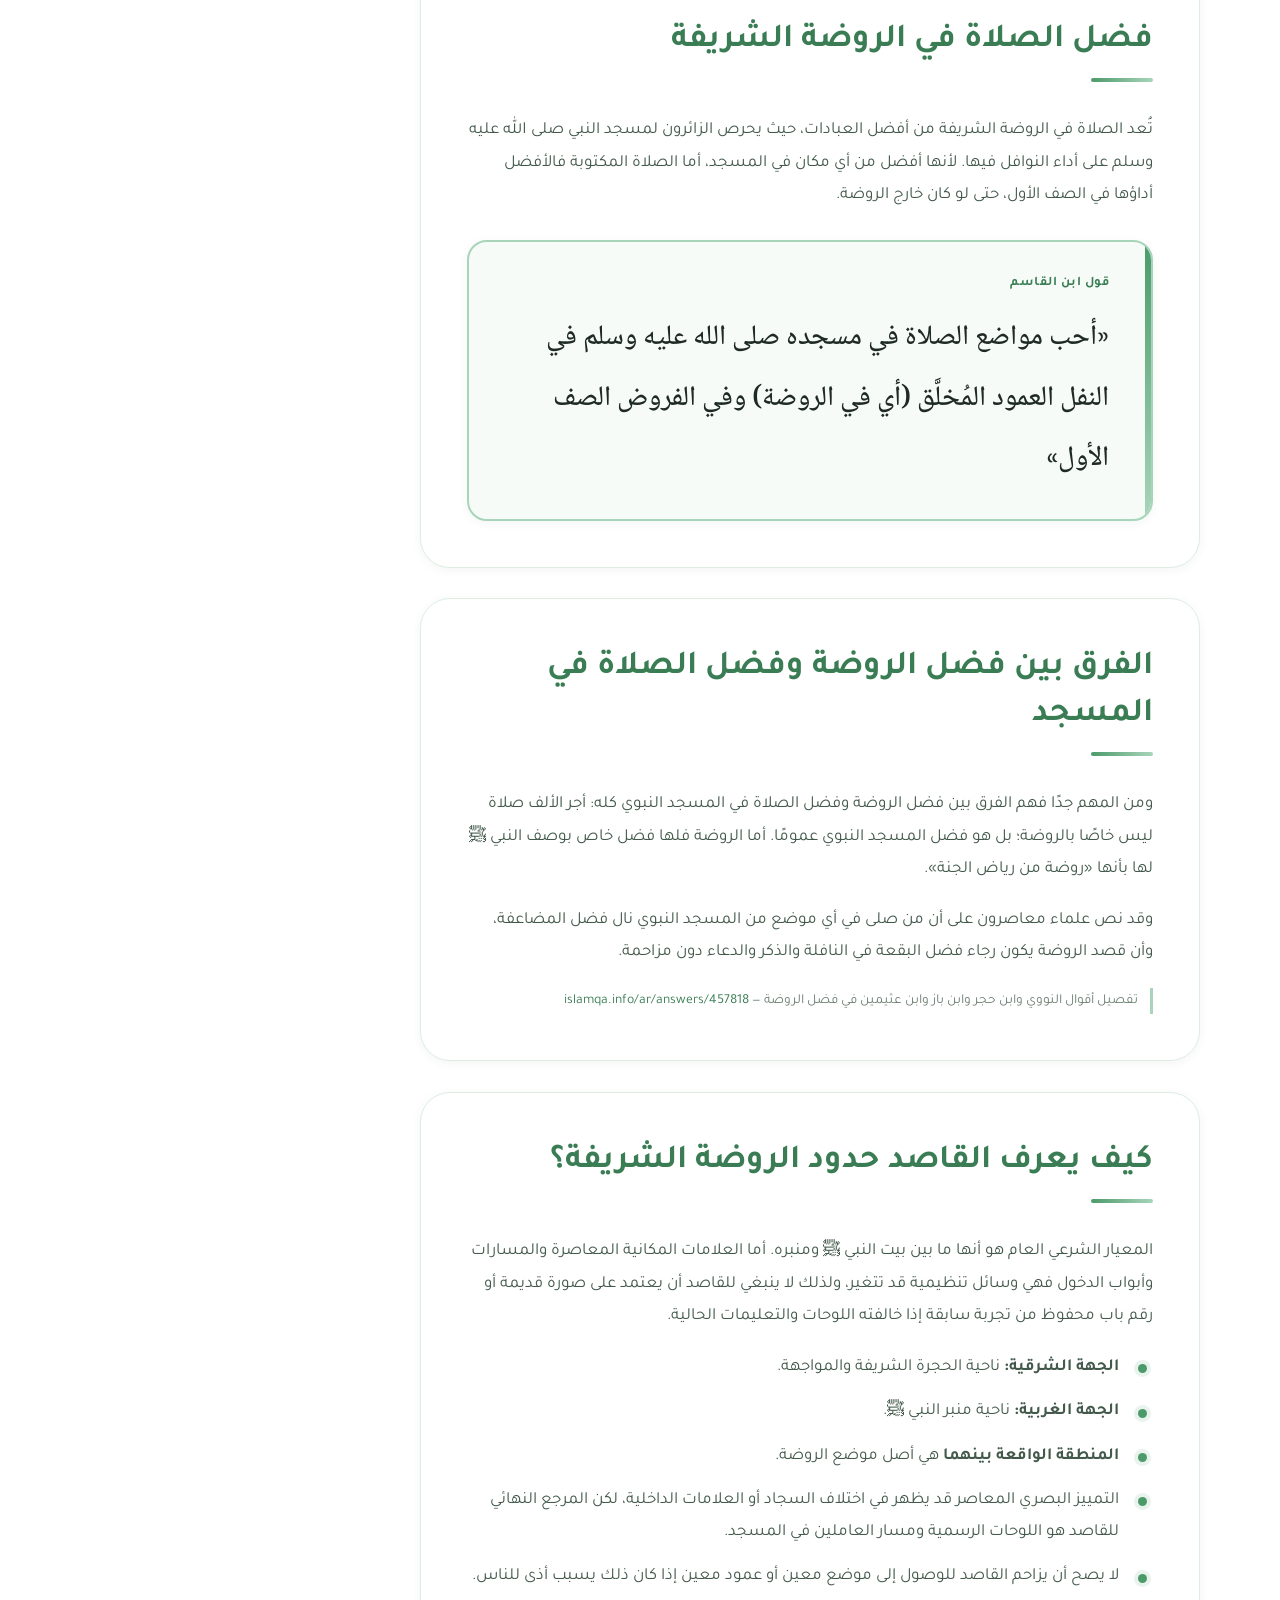
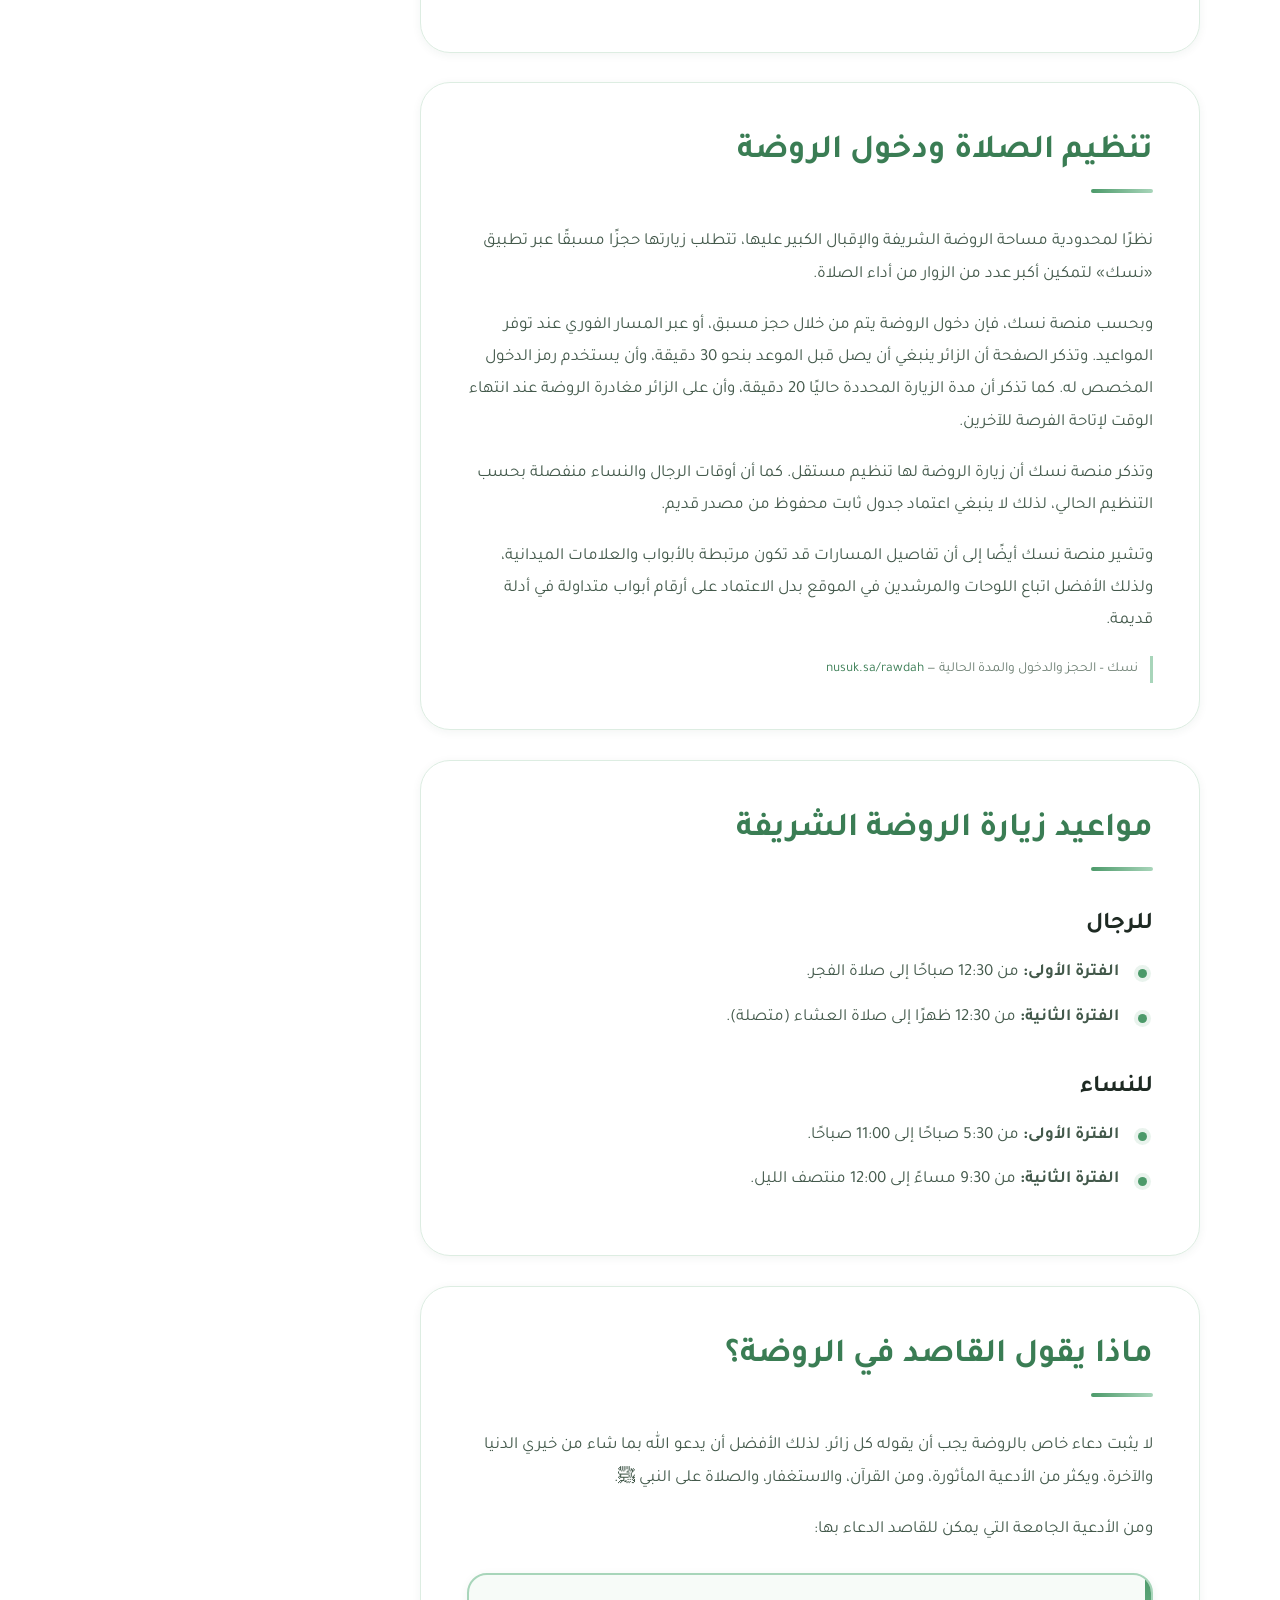
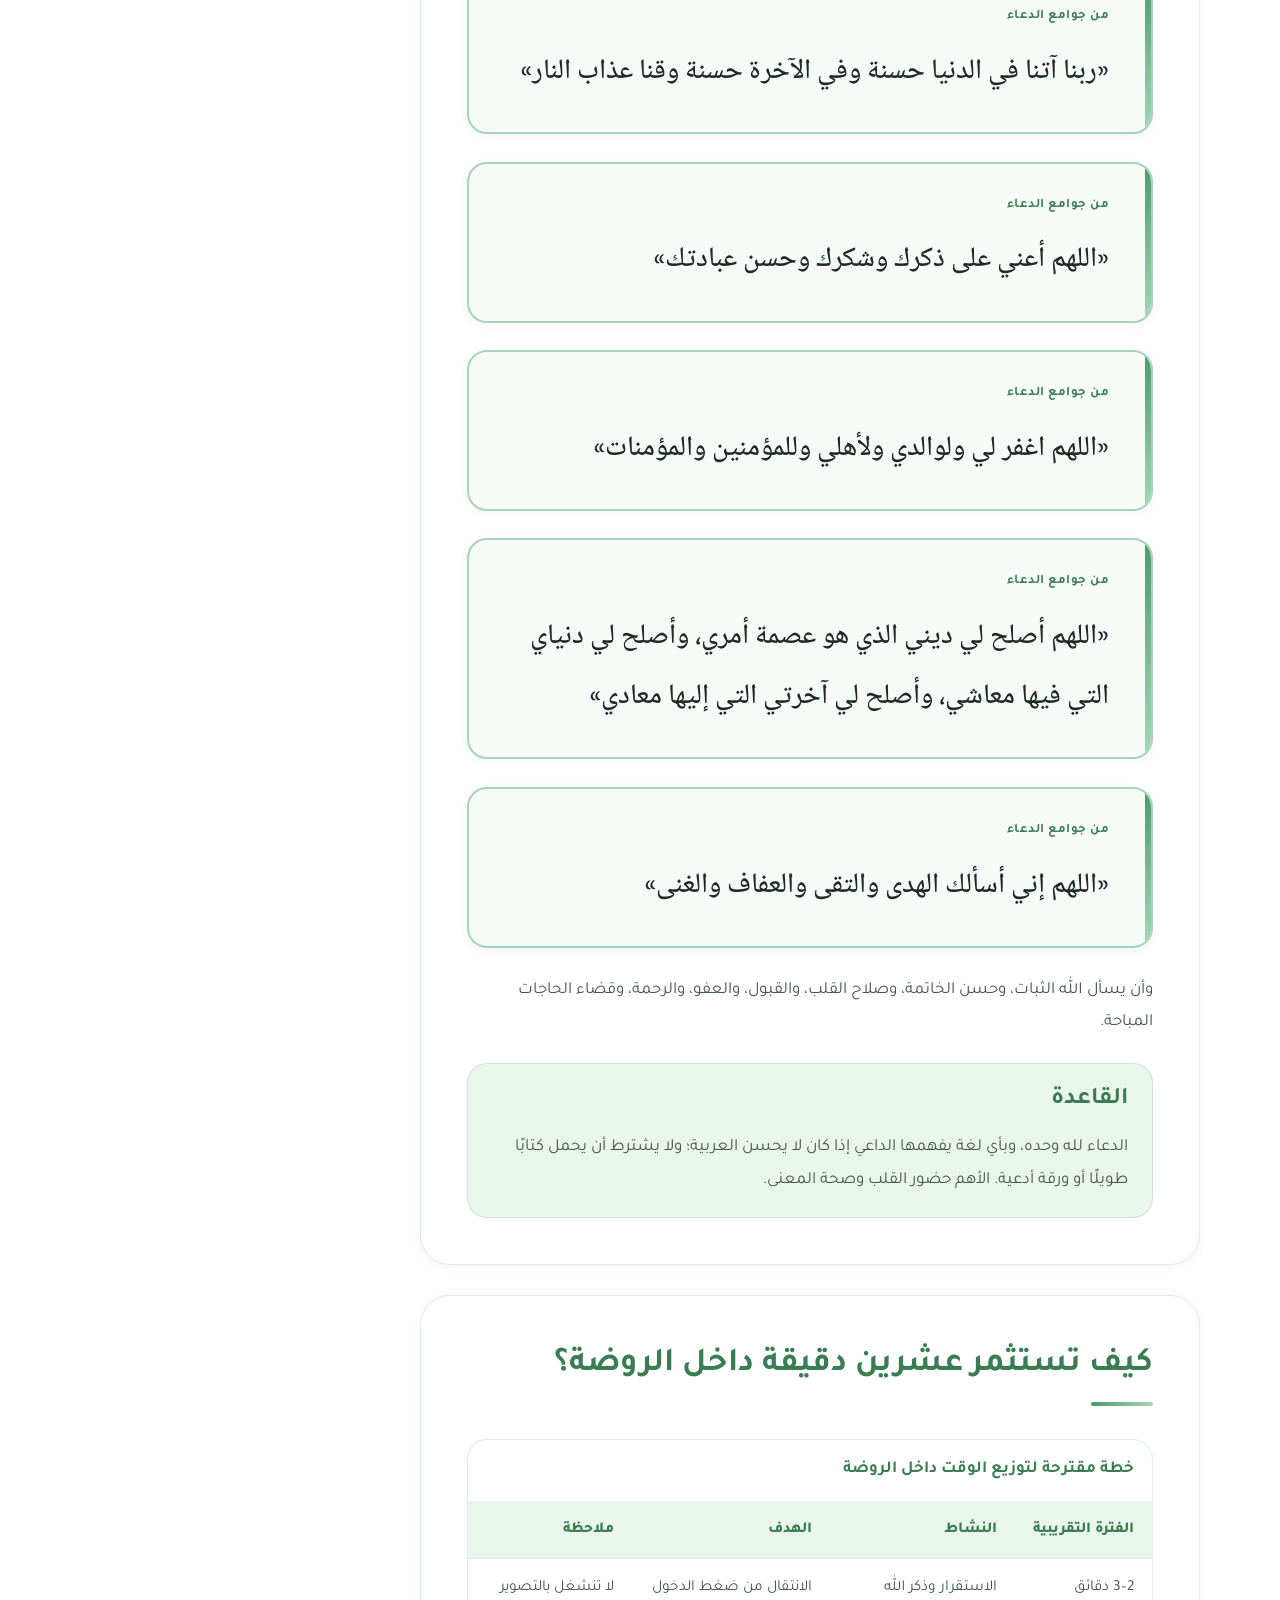
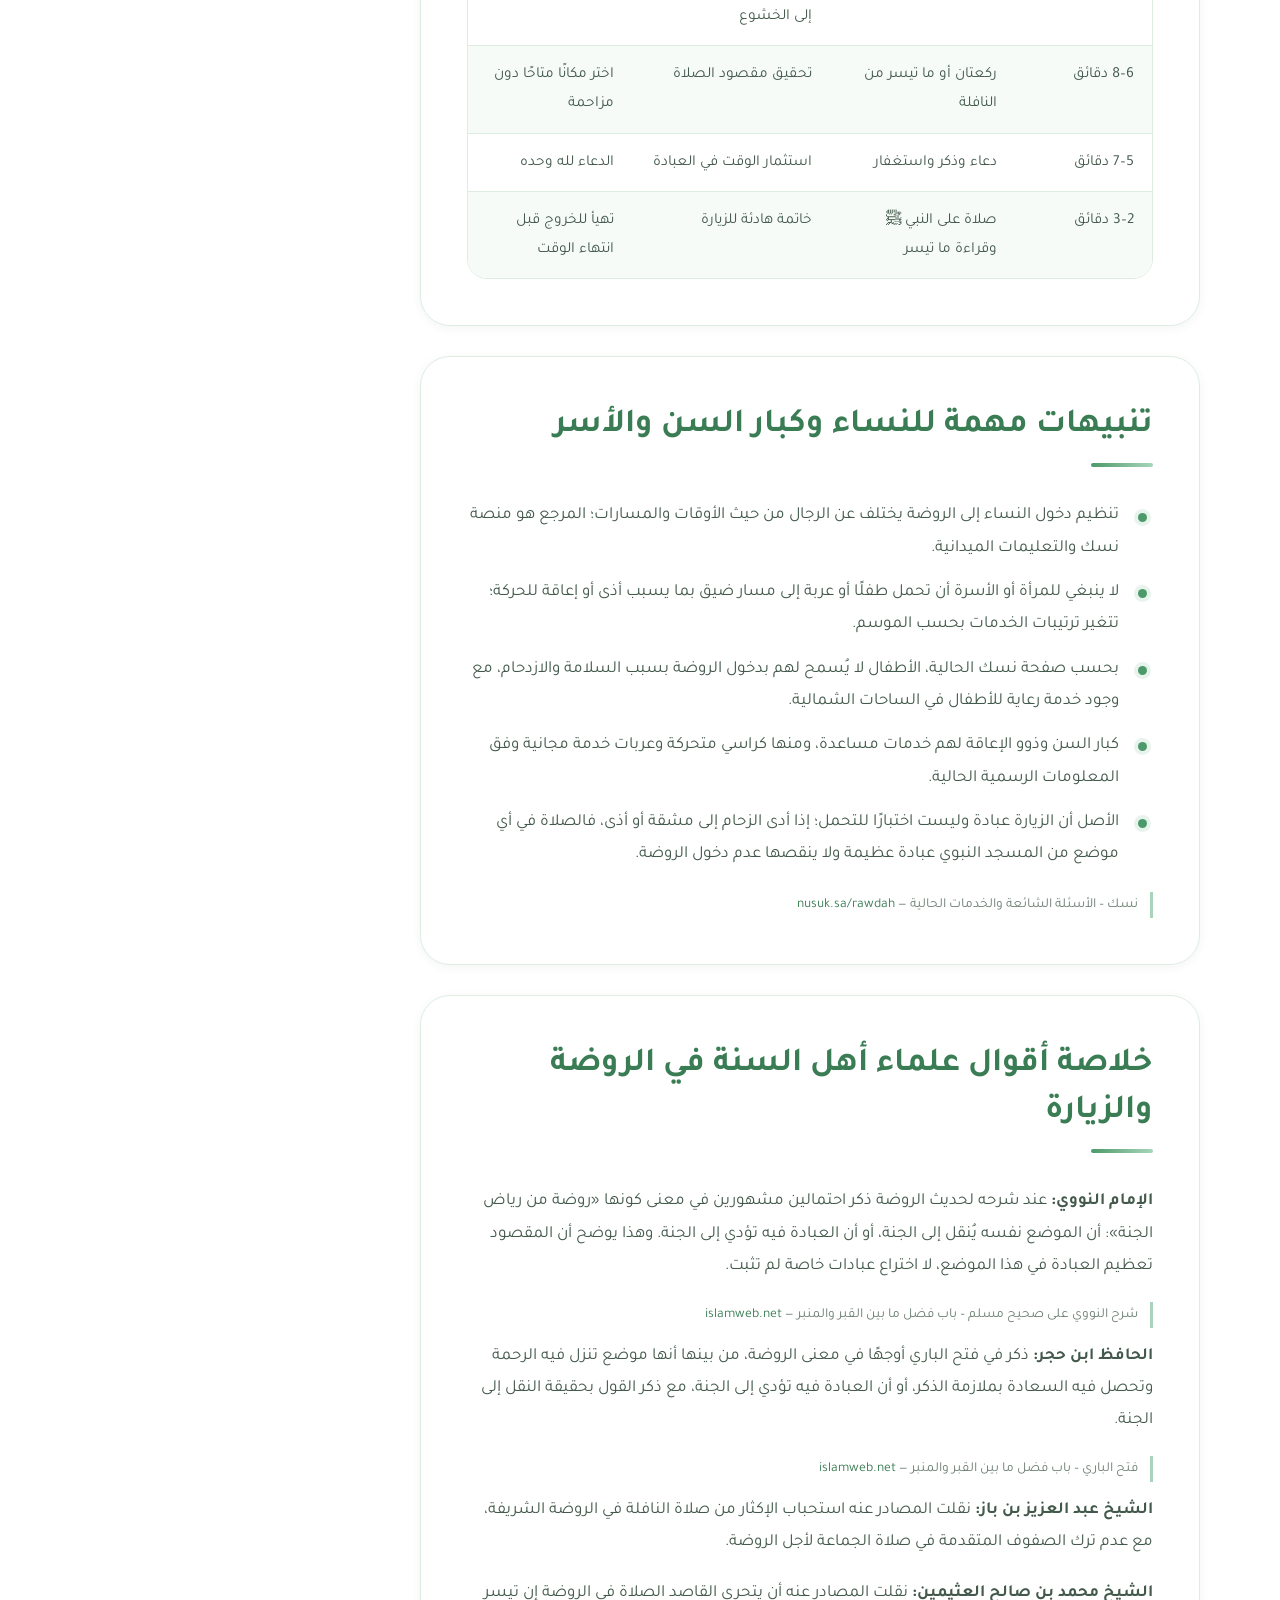
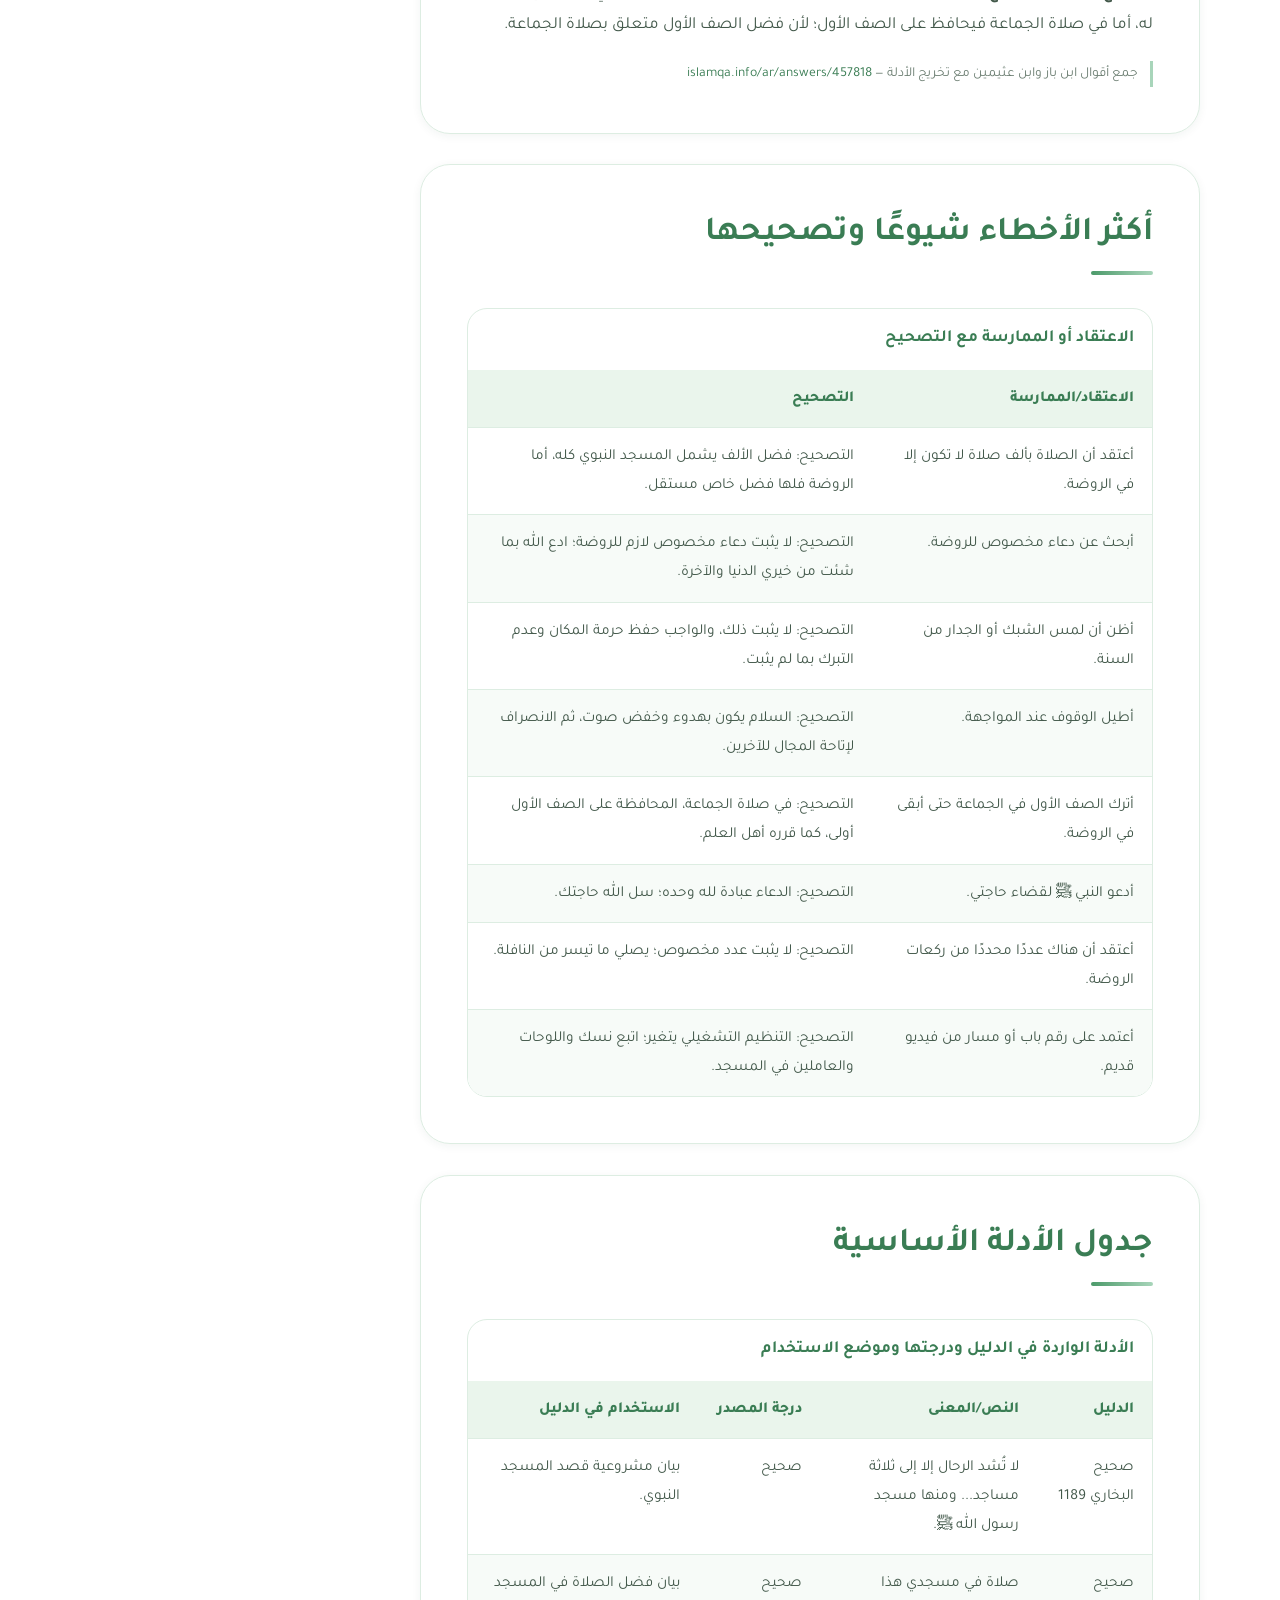
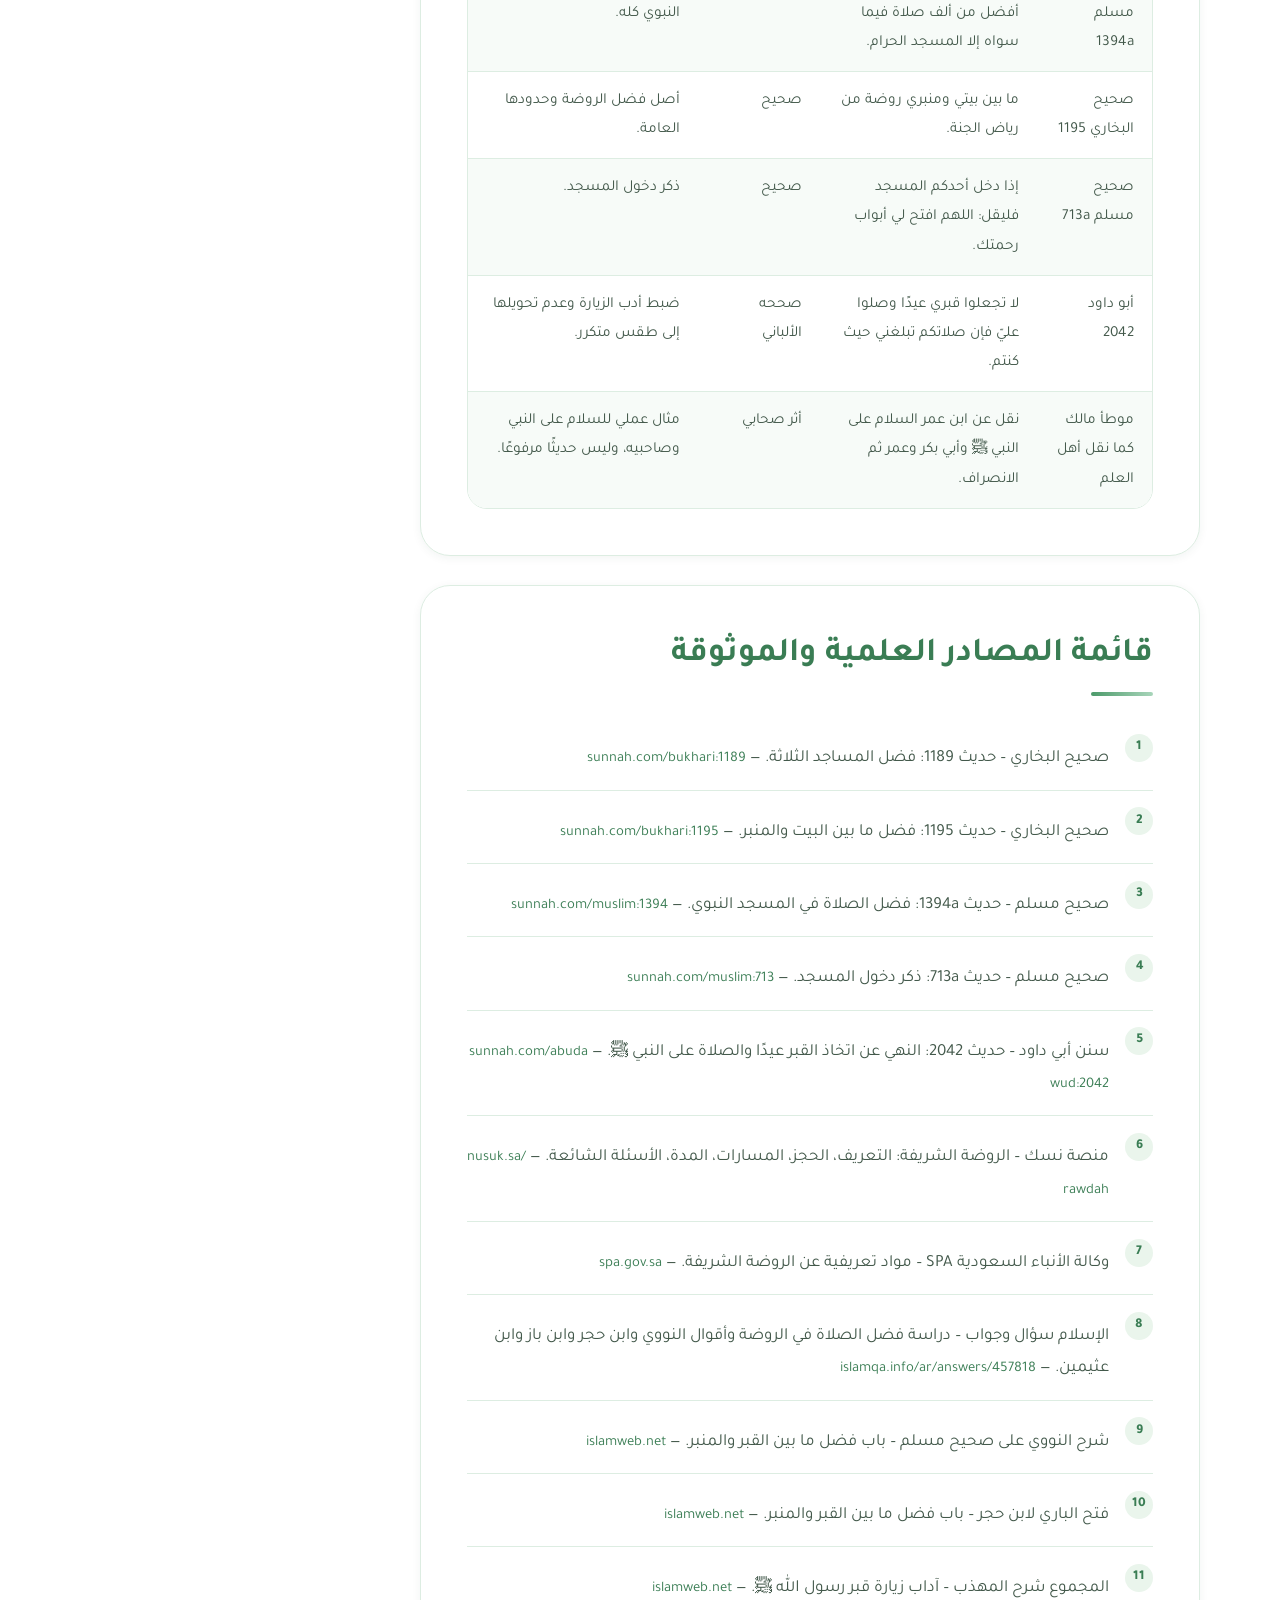
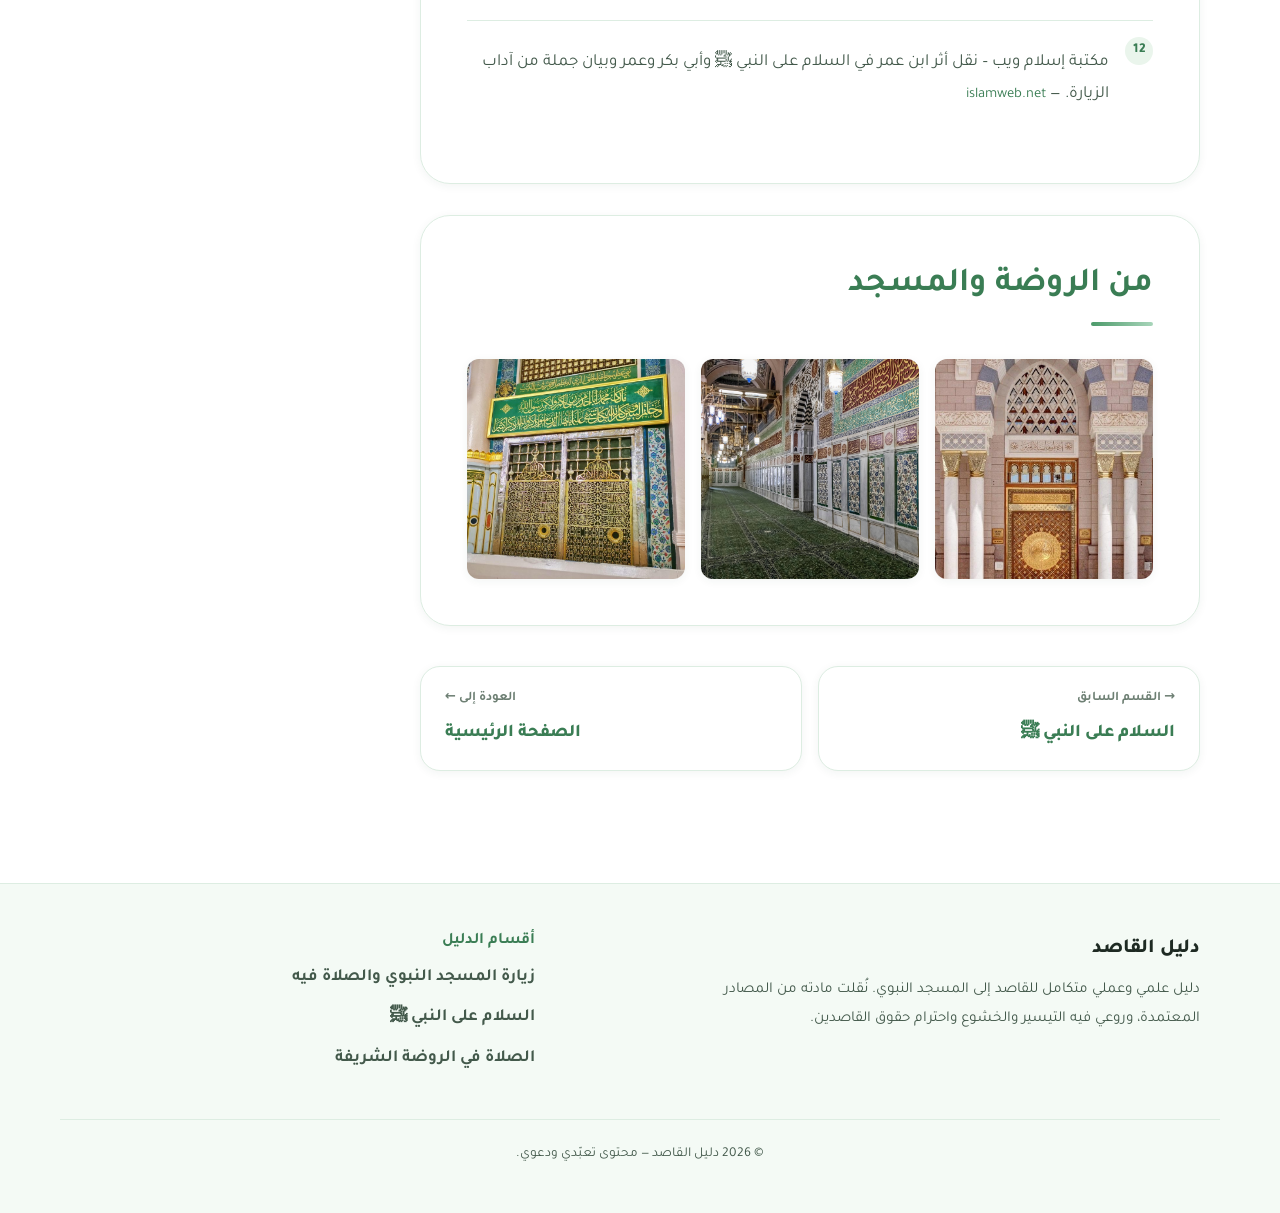
<file: rawdah.html>
<!DOCTYPE html>
<html lang="ar" dir="rtl" data-theme="light">
<head>
  <meta charset="UTF-8" />
  <meta name="viewport" content="width=device-width, initial-scale=1.0" />
  <meta name="theme-color" content="#4C9A6A" />

  <!-- تثبيت كتطبيق (PWA) -->
  <link rel="manifest" href="manifest.json" />
  <meta name="mobile-web-app-capable" content="yes" />
  <meta name="apple-mobile-web-app-capable" content="yes" />
  <meta name="apple-mobile-web-app-status-bar-style" content="default" />
  <meta name="apple-mobile-web-app-title" content="دليل القاصد" />
  <link rel="apple-touch-icon" href="assets/icons/apple-touch-icon.png" />
  <script>
    (function () {
      try {
        var t = localStorage.getItem("daqiq-theme");
        if (!t) {
          t = window.matchMedia && window.matchMedia("(prefers-color-scheme: dark)").matches ? "dark" : "light";
        }
        document.documentElement.setAttribute("data-theme", t);
      } catch (e) {}
    })();
  </script>
  <title>الصلاة في الروضة الشريفة | دليل القاصد</title>
  <meta name="description" content="فضل الروضة النبوية ومعلوماتها، والصلاة فيها وأدعيتها، وتنظيم الدخول ومواعيد الزيارة، وأقوال العلماء، وأكثر الأخطاء شيوعًا." />
  <meta name="author" content="دليل القاصد" />
  <meta name="keywords" content="الصلاة في الروضة الشريفة, فضل الروضة, حدود الروضة, مواعيد زيارة الروضة, تطبيق نسك, الروضة النبوية" />
  <link rel="canonical" href="https://daleelalqasid.com/rawdah.html" />

  <!-- مشاركة الروابط -->
  <meta property="og:site_name" content="دليل القاصد" />
  <meta property="og:title" content="الصلاة في الروضة الشريفة | دليل القاصد" />
  <meta property="og:description" content="فضل الروضة النبوية ومعلوماتها، والصلاة فيها وأدعيتها، وتنظيم الدخول ومواعيد الزيارة، وأقوال العلماء، وأكثر الأخطاء شيوعًا." />
  <meta property="og:type" content="article" />
  <meta property="og:url" content="https://daleelalqasid.com/rawdah.html" />
  <meta property="og:image" content="https://daleelalqasid.com/assets/img/og-rawdah.jpg" />
  <meta property="og:image:width" content="1200" />
  <meta property="og:image:height" content="630" />
  <meta property="og:image:alt" content="أبواب المسجد النبوي المذهبة والمقرنصات عند مدخل الحرم" />
  <meta property="og:locale" content="ar_SA" />
  <meta name="twitter:card" content="summary_large_image" />
  <meta name="twitter:title" content="الصلاة في الروضة الشريفة | دليل القاصد" />
  <meta name="twitter:image" content="https://daleelalqasid.com/assets/img/og-rawdah.jpg" />

  <link rel="preconnect" href="https://fonts.googleapis.com" />
  <link rel="preconnect" href="https://fonts.gstatic.com" crossorigin />
  <link href="https://fonts.googleapis.com/css2?family=Amiri:ital,wght@0,400;0,700;1,400&family=Noto+Naskh+Arabic:wght@400;500;600;700&family=Tajawal:wght@400;500;700;800&display=swap" rel="stylesheet" />
  <link rel="stylesheet" href="assets/css/style.css?v=2026.11" />
  <link rel="icon" href="assets/img/gate-door.jpg" />

  <script type="application/ld+json">
  {
    "@context": "https://schema.org",
    "@type": "Article",
    "headline": "الصلاة في الروضة الشريفة",
    "description": "فضل الروضة النبوية ومعلوماتها، والصلاة فيها وأدعيتها، وتنظيم الدخول ومواعيد الزيارة، وأقوال العلماء، وأكثر الأخطاء شيوعًا.",
    "inLanguage": "ar",
    "mainEntityOfPage": "https://daleelalqasid.com/rawdah.html",
    "image": "https://daleelalqasid.com/assets/img/gate-door.jpg",
    "author": { "@type": "Organization", "name": "دليل القاصد" },
    "publisher": { "@type": "Organization", "name": "دليل القاصد" }
  }
  </script>
</head>
<body>
  <a class="skip-link" href="#main">تخطَّ إلى المحتوى</a>

  <header class="site-header">
    <div class="container header-inner">
      <a class="brand" href="index.html" aria-label="دليل القاصد — الصفحة الرئيسية">
        <span>
          <span class="brand-name">دليل القاصد</span>
          <span class="brand-sub">للسلام على النبي ﷺ والصلاة في الروضة</span>
        </span>
      </a>
      <nav class="main-nav" id="main-nav" aria-label="التنقّل الرئيسي">
        <ul>
          <li><a href="index.html">الرئيسية</a></li>
          <li><a href="visit-mosque.html">زيارة المسجد النبوي</a></li>
          <li><a href="greeting.html">السلام على النبي ﷺ</a></li>
          <li><a href="rawdah.html" aria-current="page">الصلاة في الروضة</a></li>
        </ul>
      </nav>
      <div class="header-actions">
        <button class="toggle-btn theme-toggle" data-theme-toggle aria-pressed="false" aria-label="تبديل الوضع الليلي والنهاري">
          <span class="label-day">نهاري / ليلي</span>
          <span class="label-night">ليلي / نهاري</span>
        </button>
        <button class="toggle-btn install-btn" data-install type="button" hidden aria-label="تثبيت التطبيق" title="تثبيت التطبيق">
          <svg viewBox="0 0 24 24" width="18" height="18" fill="none" stroke="currentColor" stroke-width="2" stroke-linecap="round" stroke-linejoin="round" aria-hidden="true"><path d="M12 3v11"/><path d="M7.5 10.5L12 15l4.5-4.5"/><path d="M4 20h16"/></svg>
        </button>
        <button class="toggle-btn menu-btn" data-menu-toggle aria-expanded="false" aria-controls="main-nav" aria-label="فتح قائمة التنقّل">
          <span class="bars" aria-hidden="true"><span></span><span></span><span></span></span>
          <span>القائمة</span>
        </button>
      </div>
    </div>
  </header>

  <main id="main">
    <section class="page-hero">
      <div class="page-hero__bg">
        <img src="assets/img/gate-door.jpg" alt="أبواب المسجد النبوي المذهبة والمقرنصات عند مدخل الحرم" fetchpriority="high" data-fade />
      </div>
      <div class="page-hero__inner container">
        <span class="page-hero__eyebrow">القسم الثالث</span>
        <h1>الصلاة في الروضة الشريفة</h1>
        <p>فضل الروضة النبوية ومعلوماتها، والصلاة فيها وأدعيتها، وتنظيم الدخول ومواعيد الزيارة، وأقوال العلماء، وأكثر الأخطاء شيوعًا.</p>
      </div>
    </section>

    <div class="container section-pad">
      <div class="layout">
        <!-- المحتوى -->
        <div class="content">

          <!-- فضل الروضة -->
          <section class="panel reveal" id="virtue" aria-labelledby="virtue-h">
            <h2 id="virtue-h">فضل الروضة النبوية</h2>
            <div class="media-row">
              <div class="media-row__media">
                <img src="assets/img/mosque-interior.jpg" alt="الرواق الداخلي للمسجد النبوي بسجاد أخضر وزخارف إسلامية قرب الروضة الشريفة" loading="lazy" data-fade />
              </div>
              <div class="media-row__body">
                <p>وقد ورد في فضل الروضة النبوية الحديث الذي رواه البخاري ومسلم عن أبي هريرة رضي الله عنه أن رسول الله صلى الله عليه وسلم قال: «ما بين بيتي ومنبري روضة من رياض الجنة، ومنبري على حوضي».</p>
                <p>وهذا الفضل الخاص بالروضة الشريفة عن بقية أركان المسجد، يُضاف إلى فضل مضاعفة الصلاة في المسجد النبوي الذي ورد في الحديث الشريف، حيث إن الصلاة فيه بألف صلاة فيما سواه إلا المسجد الحرام.</p>
              </div>
            </div>
          </section>

          <!-- معلومات -->
          <section class="panel reveal" id="info" aria-labelledby="info-h">
            <h2 id="info-h">معلومات عن الروضة الشريفة</h2>
            <ul>
              <li><strong>المكان:</strong> تقع الروضة الشريفة داخل المسجد النبوي بين الحجرة النبوية ومنبر النبي محمد ﷺ.</li>
              <li><strong>المساحة:</strong> تبلغ مساحتها نحو 330 متراً مربعاً (طولها 22 متراً وعرضها 15 متراً).</li>
              <li><strong>المعالم:</strong> تضم أعمدة مميزة مكسوة بالرخام الأبيض، والحاجز النحاسي المحيط بالحجرة الشريفة.</li>
              <li><strong>الحجز:</strong> يتم دخول الروضة الشريفة عبر حجز مسبق ومنظم من خلال تطبيق نسك.</li>
            </ul>
            <span class="source-note">منصة نسك الرسمية – صفحة الروضة الشريفة — <a href="https://www.nusuk.sa/rawdah" target="_blank" rel="noopener">nusuk.sa/rawdah</a></span>
          </section>

          <!-- فضل الصلاة -->
          <section class="panel reveal" id="prayer-virtue" aria-labelledby="prayer-virtue-h">
            <h2 id="prayer-virtue-h">فضل الصلاة في الروضة الشريفة</h2>
            <p>تُعد الصلاة في الروضة الشريفة من أفضل العبادات، حيث يحرص الزائرون لمسجد النبي صلى الله عليه وسلم على أداء النوافل فيها. لأنها أفضل من أي مكان في المسجد، أما الصلاة المكتوبة فالأفضل أداؤها في الصف الأول، حتى لو كان خارج الروضة.</p>
            <div class="duaa">
              <span class="duaa__label">قول ابن القاسم</span>
              <p class="duaa__text">«أحب مواضع الصلاة في مسجده صلى الله عليه وسلم في النفل العمود المُخلَّق (أي في الروضة) وفي الفروض الصف الأول»</p>
            </div>
          </section>

          <!-- الفرق بين الفضائل -->
          <section class="panel reveal" id="distinction" aria-labelledby="distinction-h">
            <h2 id="distinction-h">الفرق بين فضل الروضة وفضل الصلاة في المسجد</h2>
            <p>ومن المهم جدًا فهم الفرق بين فضل الروضة وفضل الصلاة في المسجد النبوي كله: أجر الألف صلاة ليس خاصًا بالروضة؛ بل هو فضل المسجد النبوي عمومًا. أما الروضة فلها فضل خاص بوصف النبي ﷺ لها بأنها «روضة من رياض الجنة».</p>
            <p>وقد نص علماء معاصرون على أن من صلى في أي موضع من المسجد النبوي نال فضل المضاعفة، وأن قصد الروضة يكون رجاء فضل البقعة في النافلة والذكر والدعاء دون مزاحمة.</p>
            <span class="source-note">تفصيل أقوال النووي وابن حجر وابن باز وابن عثيمين في فضل الروضة — <a href="https://islamqa.info/ar/answers/457818" target="_blank" rel="noopener">islamqa.info/ar/answers/457818</a></span>
          </section>

          <!-- حدود الروضة -->
          <section class="panel reveal" id="boundaries" aria-labelledby="boundaries-h">
            <h2 id="boundaries-h">كيف يعرف القاصد حدود الروضة الشريفة؟</h2>
            <p>المعيار الشرعي العام هو أنها ما بين بيت النبي ﷺ ومنبره. أما العلامات المكانية المعاصرة والمسارات وأبواب الدخول فهي وسائل تنظيمية قد تتغير، ولذلك لا ينبغي للقاصد أن يعتمد على صورة قديمة أو رقم باب محفوظ من تجربة سابقة إذا خالفته اللوحات والتعليمات الحالية.</p>
            <ul>
              <li><strong>الجهة الشرقية:</strong> ناحية الحجرة الشريفة والمواجهة.</li>
              <li><strong>الجهة الغربية:</strong> ناحية منبر النبي ﷺ.</li>
              <li><strong>المنطقة الواقعة بينهما</strong> هي أصل موضع الروضة.</li>
              <li>التمييز البصري المعاصر قد يظهر في اختلاف السجاد أو العلامات الداخلية، لكن المرجع النهائي للقاصد هو اللوحات الرسمية ومسار العاملين في المسجد.</li>
              <li>لا يصح أن يزاحم القاصد للوصول إلى موضع معين أو عمود معين إذا كان ذلك يسبب أذى للناس.</li>
            </ul>
          </section>

          <!-- تنظيم الدخول -->
          <section class="panel reveal" id="organization" aria-labelledby="organization-h">
            <h2 id="organization-h">تنظيم الصلاة ودخول الروضة</h2>
            <p>نظرًا لمحدودية مساحة الروضة الشريفة والإقبال الكبير عليها، تتطلب زيارتها حجزًا مسبقًا عبر تطبيق «نسك» لتمكين أكبر عدد من الزوار من أداء الصلاة.</p>
            <p>وبحسب منصة نسك، فإن دخول الروضة يتم من خلال حجز مسبق، أو عبر المسار الفوري عند توفر المواعيد. وتذكر الصفحة أن الزائر ينبغي أن يصل قبل الموعد بنحو 30 دقيقة، وأن يستخدم رمز الدخول المخصص له. كما تذكر أن مدة الزيارة المحددة حاليًا 20 دقيقة، وأن على الزائر مغادرة الروضة عند انتهاء الوقت لإتاحة الفرصة للآخرين.</p>
            <p>وتذكر منصة نسك أن زيارة الروضة لها تنظيم مستقل. كما أن أوقات الرجال والنساء منفصلة بحسب التنظيم الحالي، لذلك لا ينبغي اعتماد جدول ثابت محفوظ من مصدر قديم.</p>
            <p>وتشير منصة نسك أيضًا إلى أن تفاصيل المسارات قد تكون مرتبطة بالأبواب والعلامات الميدانية، ولذلك الأفضل اتباع اللوحات والمرشدين في الموقع بدل الاعتماد على أرقام أبواب متداولة في أدلة قديمة.</p>
            <span class="source-note">نسك – الحجز والدخول والمدة الحالية — <a href="https://www.nusuk.sa/rawdah" target="_blank" rel="noopener">nusuk.sa/rawdah</a></span>
          </section>

          <!-- المواعيد -->
          <section class="panel reveal" id="times" aria-labelledby="times-h">
            <h2 id="times-h">مواعيد زيارة الروضة الشريفة</h2>
            <h3>للرجال</h3>
            <ul>
              <li><strong>الفترة الأولى:</strong> من 12:30 صباحًا إلى صلاة الفجر.</li>
              <li><strong>الفترة الثانية:</strong> من 12:30 ظهرًا إلى صلاة العشاء (متصلة).</li>
            </ul>
            <h3>للنساء</h3>
            <ul>
              <li><strong>الفترة الأولى:</strong> من 5:30 صباحًا إلى 11:00 صباحًا.</li>
              <li><strong>الفترة الثانية:</strong> من 9:30 مساءً إلى 12:00 منتصف الليل.</li>
            </ul>
          </section>

          <!-- ماذا يقول -->
          <section class="panel reveal" id="what-to-say" aria-labelledby="what-to-say-h">
            <h2 id="what-to-say-h">ماذا يقول القاصد في الروضة؟</h2>
            <p>لا يثبت دعاء خاص بالروضة يجب أن يقوله كل زائر. لذلك الأفضل أن يدعو الله بما شاء من خيري الدنيا والآخرة، ويكثر من الأدعية المأثورة، ومن القرآن، والاستغفار، والصلاة على النبي ﷺ.</p>
            <p>ومن الأدعية الجامعة التي يمكن للقاصد الدعاء بها:</p>

            <div class="duaa">
              <span class="duaa__label">من جوامع الدعاء</span>
              <p class="duaa__text">«ربنا آتنا في الدنيا حسنة وفي الآخرة حسنة وقنا عذاب النار»</p>
            </div>
            <div class="duaa">
              <span class="duaa__label">من جوامع الدعاء</span>
              <p class="duaa__text">«اللهم أعني على ذكرك وشكرك وحسن عبادتك»</p>
            </div>
            <div class="duaa">
              <span class="duaa__label">من جوامع الدعاء</span>
              <p class="duaa__text">«اللهم اغفر لي ولوالدي ولأهلي وللمؤمنين والمؤمنات»</p>
            </div>
            <div class="duaa">
              <span class="duaa__label">من جوامع الدعاء</span>
              <p class="duaa__text">«اللهم أصلح لي ديني الذي هو عصمة أمري، وأصلح لي دنياي التي فيها معاشي، وأصلح لي آخرتي التي إليها معادي»</p>
            </div>
            <div class="duaa">
              <span class="duaa__label">من جوامع الدعاء</span>
              <p class="duaa__text">«اللهم إني أسألك الهدى والتقى والعفاف والغنى»</p>
            </div>

            <p>وأن يسأل الله الثبات، وحسن الخاتمة، وصلاح القلب، والقبول، والعفو، والرحمة، وقضاء الحاجات المباحة.</p>
            <div class="callout">
              <h3>القاعدة</h3>
              <p>الدعاء لله وحده، وبأي لغة يفهمها الداعي إذا كان لا يحسن العربية؛ ولا يشترط أن يحمل كتابًا طويلًا أو ورقة أدعية. الأهم حضور القلب وصحة المعنى.</p>
            </div>
          </section>

          <!-- استثمار الوقت -->
          <section class="panel reveal" id="twenty-minutes" aria-labelledby="twenty-minutes-h">
            <h2 id="twenty-minutes-h">كيف تستثمر عشرين دقيقة داخل الروضة؟</h2>
            <div class="table-wrap">
              <table>
                <caption>خطة مقترحة لتوزيع الوقت داخل الروضة</caption>
                <thead>
                  <tr>
                    <th scope="col">الفترة التقريبية</th>
                    <th scope="col">النشاط</th>
                    <th scope="col">الهدف</th>
                    <th scope="col">ملاحظة</th>
                  </tr>
                </thead>
                <tbody>
                  <tr><td>2–3 دقائق</td><td>الاستقرار وذكر الله</td><td>الانتقال من ضغط الدخول إلى الخشوع</td><td>لا تنشغل بالتصوير</td></tr>
                  <tr><td>6–8 دقائق</td><td>ركعتان أو ما تيسر من النافلة</td><td>تحقيق مقصود الصلاة</td><td>اختر مكانًا متاحًا دون مزاحمة</td></tr>
                  <tr><td>5–7 دقائق</td><td>دعاء وذكر واستغفار</td><td>استثمار الوقت في العبادة</td><td>الدعاء لله وحده</td></tr>
                  <tr><td>2–3 دقائق</td><td>صلاة على النبي ﷺ وقراءة ما تيسر</td><td>خاتمة هادئة للزيارة</td><td>تهيأ للخروج قبل انتهاء الوقت</td></tr>
                </tbody>
              </table>
            </div>
          </section>

          <!-- تنبيهات -->
          <section class="panel reveal" id="notes" aria-labelledby="notes-h">
            <h2 id="notes-h">تنبيهات مهمة للنساء وكبار السن والأسر</h2>
            <ul>
              <li>تنظيم دخول النساء إلى الروضة يختلف عن الرجال من حيث الأوقات والمسارات؛ المرجع هو منصة نسك والتعليمات الميدانية.</li>
              <li>لا ينبغي للمرأة أو الأسرة أن تحمل طفلًا أو عربة إلى مسار ضيق بما يسبب أذى أو إعاقة للحركة؛ تتغير ترتيبات الخدمات بحسب الموسم.</li>
              <li>بحسب صفحة نسك الحالية، الأطفال لا يُسمح لهم بدخول الروضة بسبب السلامة والازدحام، مع وجود خدمة رعاية للأطفال في الساحات الشمالية.</li>
              <li>كبار السن وذوو الإعاقة لهم خدمات مساعدة، ومنها كراسي متحركة وعربات خدمة مجانية وفق المعلومات الرسمية الحالية.</li>
              <li>الأصل أن الزيارة عبادة وليست اختبارًا للتحمل؛ إذا أدى الزحام إلى مشقة أو أذى، فالصلاة في أي موضع من المسجد النبوي عبادة عظيمة ولا ينقصها عدم دخول الروضة.</li>
            </ul>
            <span class="source-note">نسك – الأسئلة الشائعة والخدمات الحالية — <a href="https://www.nusuk.sa/rawdah" target="_blank" rel="noopener">nusuk.sa/rawdah</a></span>
          </section>

          <!-- أقوال العلماء -->
          <section class="panel reveal" id="scholars" aria-labelledby="scholars-h">
            <h2 id="scholars-h">خلاصة أقوال علماء أهل السنة في الروضة والزيارة</h2>
            <p><strong>الإمام النووي:</strong> عند شرحه لحديث الروضة ذكر احتمالين مشهورين في معنى كونها «روضة من رياض الجنة»: أن الموضع نفسه يُنقل إلى الجنة، أو أن العبادة فيه تؤدي إلى الجنة. وهذا يوضح أن المقصود تعظيم العبادة في هذا الموضع، لا اختراع عبادات خاصة لم تثبت.</p>
            <span class="source-note">شرح النووي على صحيح مسلم – باب فضل ما بين القبر والمنبر — <a href="https://www.islamweb.net/ar/library/content/53/4084/" target="_blank" rel="noopener">islamweb.net</a></span>

            <p><strong>الحافظ ابن حجر:</strong> ذكر في فتح الباري أوجهًا في معنى الروضة، من بينها أنها موضع تنزل فيه الرحمة وتحصل فيه السعادة بملازمة الذكر، أو أن العبادة فيه تؤدي إلى الجنة، مع ذكر القول بحقيقة النقل إلى الجنة.</p>
            <span class="source-note">فتح الباري – باب فضل ما بين القبر والمنبر — <a href="https://www.islamweb.net/amp/ar/library/content/52/2201/" target="_blank" rel="noopener">islamweb.net</a></span>

            <p><strong>الشيخ عبد العزيز بن باز:</strong> نقلت المصادر عنه استحباب الإكثار من صلاة النافلة في الروضة الشريفة، مع عدم ترك الصفوف المتقدمة في صلاة الجماعة لأجل الروضة.</p>

            <p><strong>الشيخ محمد بن صالح العثيمين:</strong> نقلت المصادر عنه أن يتحرى القاصد الصلاة في الروضة إن تيسر له، أما في صلاة الجماعة فيحافظ على الصف الأول؛ لأن فضل الصف الأول متعلق بصلاة الجماعة.</p>
            <span class="source-note">جمع أقوال ابن باز وابن عثيمين مع تخريج الأدلة — <a href="https://islamqa.info/ar/answers/457818" target="_blank" rel="noopener">islamqa.info/ar/answers/457818</a></span>
          </section>

          <!-- الأخطاء الشائعة -->
          <section class="panel reveal" id="mistakes" aria-labelledby="mistakes-h">
            <h2 id="mistakes-h">أكثر الأخطاء شيوعًا وتصحيحها</h2>
            <div class="table-wrap">
              <table>
                <caption>الاعتقاد أو الممارسة مع التصحيح</caption>
                <thead>
                  <tr><th scope="col">الاعتقاد/الممارسة</th><th scope="col">التصحيح</th></tr>
                </thead>
                <tbody>
                  <tr><td>أعتقد أن الصلاة بألف صلاة لا تكون إلا في الروضة.</td><td>التصحيح: فضل الألف يشمل المسجد النبوي كله، أما الروضة فلها فضل خاص مستقل.</td></tr>
                  <tr><td>أبحث عن دعاء مخصوص للروضة.</td><td>التصحيح: لا يثبت دعاء مخصوص لازم للروضة؛ ادع الله بما شئت من خيري الدنيا والآخرة.</td></tr>
                  <tr><td>أظن أن لمس الشبك أو الجدار من السنة.</td><td>التصحيح: لا يثبت ذلك، والواجب حفظ حرمة المكان وعدم التبرك بما لم يثبت.</td></tr>
                  <tr><td>أطيل الوقوف عند المواجهة.</td><td>التصحيح: السلام يكون بهدوء وخفض صوت، ثم الانصراف لإتاحة المجال للآخرين.</td></tr>
                  <tr><td>أترك الصف الأول في الجماعة حتى أبقى في الروضة.</td><td>التصحيح: في صلاة الجماعة، المحافظة على الصف الأول أولى، كما قرره أهل العلم.</td></tr>
                  <tr><td>أدعو النبي ﷺ لقضاء حاجتي.</td><td>التصحيح: الدعاء عبادة لله وحده؛ سل الله حاجتك.</td></tr>
                  <tr><td>أعتقد أن هناك عددًا محددًا من ركعات الروضة.</td><td>التصحيح: لا يثبت عدد مخصوص؛ يصلي ما تيسر من النافلة.</td></tr>
                  <tr><td>أعتمد على رقم باب أو مسار من فيديو قديم.</td><td>التصحيح: التنظيم التشغيلي يتغير؛ اتبع نسك واللوحات والعاملين في المسجد.</td></tr>
                </tbody>
              </table>
            </div>
          </section>

          <!-- جدول الأدلة -->
          <section class="panel reveal" id="evidence-table" aria-labelledby="evidence-table-h">
            <h2 id="evidence-table-h">جدول الأدلة الأساسية</h2>
            <div class="table-wrap">
              <table>
                <caption>الأدلة الواردة في الدليل ودرجتها وموضع الاستخدام</caption>
                <thead>
                  <tr>
                    <th scope="col">الدليل</th>
                    <th scope="col">النص/المعنى</th>
                    <th scope="col">درجة المصدر</th>
                    <th scope="col">الاستخدام في الدليل</th>
                  </tr>
                </thead>
                <tbody>
                  <tr><td>صحيح البخاري 1189</td><td>لا تُشد الرحال إلا إلى ثلاثة مساجد... ومنها مسجد رسول الله ﷺ.</td><td>صحيح</td><td>بيان مشروعية قصد المسجد النبوي.</td></tr>
                  <tr><td>صحيح مسلم 1394a</td><td>صلاة في مسجدي هذا أفضل من ألف صلاة فيما سواه إلا المسجد الحرام.</td><td>صحيح</td><td>بيان فضل الصلاة في المسجد النبوي كله.</td></tr>
                  <tr><td>صحيح البخاري 1195</td><td>ما بين بيتي ومنبري روضة من رياض الجنة.</td><td>صحيح</td><td>أصل فضل الروضة وحدودها العامة.</td></tr>
                  <tr><td>صحيح مسلم 713a</td><td>إذا دخل أحدكم المسجد فليقل: اللهم افتح لي أبواب رحمتك.</td><td>صحيح</td><td>ذكر دخول المسجد.</td></tr>
                  <tr><td>أبو داود 2042</td><td>لا تجعلوا قبري عيدًا وصلوا عليّ فإن صلاتكم تبلغني حيث كنتم.</td><td>صححه الألباني</td><td>ضبط أدب الزيارة وعدم تحويلها إلى طقس متكرر.</td></tr>
                  <tr><td>موطأ مالك كما نقل أهل العلم</td><td>نقل عن ابن عمر السلام على النبي ﷺ وأبي بكر وعمر ثم الانصراف.</td><td>أثر صحابي</td><td>مثال عملي للسلام على النبي وصاحبيه، وليس حديثًا مرفوعًا.</td></tr>
                </tbody>
              </table>
            </div>
          </section>

          <!-- المصادر -->
          <section class="panel reveal" id="sources" aria-labelledby="sources-h">
            <h2 id="sources-h">قائمة المصادر العلمية والموثوقة</h2>
            <ol class="sources-list">
              <li>صحيح البخاري – حديث 1189: فضل المساجد الثلاثة. — <a href="https://sunnah.com/bukhari:1189" target="_blank" rel="noopener">sunnah.com/bukhari:1189</a></li>
              <li>صحيح البخاري – حديث 1195: فضل ما بين البيت والمنبر. — <a href="https://sunnah.com/bukhari:1195" target="_blank" rel="noopener">sunnah.com/bukhari:1195</a></li>
              <li>صحيح مسلم – حديث 1394a: فضل الصلاة في المسجد النبوي. — <a href="https://sunnah.com/muslim:1394" target="_blank" rel="noopener">sunnah.com/muslim:1394</a></li>
              <li>صحيح مسلم – حديث 713a: ذكر دخول المسجد. — <a href="https://sunnah.com/muslim:713" target="_blank" rel="noopener">sunnah.com/muslim:713</a></li>
              <li>سنن أبي داود – حديث 2042: النهي عن اتخاذ القبر عيدًا والصلاة على النبي ﷺ. — <a href="https://sunnah.com/abudawud:2042" target="_blank" rel="noopener">sunnah.com/abudawud:2042</a></li>
              <li>منصة نسك – الروضة الشريفة: التعريف، الحجز، المسارات، المدة، الأسئلة الشائعة. — <a href="https://www.nusuk.sa/rawdah" target="_blank" rel="noopener">nusuk.sa/rawdah</a></li>
              <li>وكالة الأنباء السعودية SPA – مواد تعريفية عن الروضة الشريفة. — <a href="https://spa.gov.sa/en/N2536419" target="_blank" rel="noopener">spa.gov.sa</a></li>
              <li>الإسلام سؤال وجواب – دراسة فضل الصلاة في الروضة وأقوال النووي وابن حجر وابن باز وابن عثيمين. — <a href="https://islamqa.info/ar/answers/457818" target="_blank" rel="noopener">islamqa.info/ar/answers/457818</a></li>
              <li>شرح النووي على صحيح مسلم – باب فضل ما بين القبر والمنبر. — <a href="https://www.islamweb.net/ar/library/content/53/4084/" target="_blank" rel="noopener">islamweb.net</a></li>
              <li>فتح الباري لابن حجر – باب فضل ما بين القبر والمنبر. — <a href="https://www.islamweb.net/amp/ar/library/content/52/2201/" target="_blank" rel="noopener">islamweb.net</a></li>
              <li>المجموع شرح المهذب – آداب زيارة قبر رسول الله ﷺ. — <a href="https://islamweb.net/ar/library/content/14/4948/" target="_blank" rel="noopener">islamweb.net</a></li>
              <li>مكتبة إسلام ويب – نقل أثر ابن عمر في السلام على النبي ﷺ وأبي بكر وعمر وبيان جملة من آداب الزيارة. — <a href="https://www.islamweb.net/ar/library/content/22/3527/" target="_blank" rel="noopener">islamweb.net</a></li>
            </ol>
          </section>

          <!-- معرض -->
          <section class="panel reveal" aria-labelledby="gallery-h">
            <h2 id="gallery-h">من الروضة والمسجد</h2>
            <div class="gallery">
              <figure><img src="assets/img/gate-door.jpg" alt="أبواب المسجد النبوي المذهبة المزخرفة" loading="lazy" data-fade /></figure>
              <figure><img src="assets/img/mosque-interior.jpg" alt="رواق المسجد النبوي بسجاد أخضر" loading="lazy" data-fade /></figure>
              <figure><img src="assets/img/prophet-chamber.jpg" alt="لوحات الحجرة الشريفة الخضراء المذهبة" loading="lazy" data-fade /></figure>
            </div>
          </section>

          <!-- التنقّل -->
          <nav class="pager" aria-label="التنقّل بين الأقسام">
            <a href="greeting.html">
              <span class="pager__dir">→ القسم السابق</span>
              <span class="pager__title">السلام على النبي ﷺ</span>
            </a>
            <a class="is-next" href="index.html">
              <span class="pager__dir">العودة إلى ←</span>
              <span class="pager__title">الصفحة الرئيسية</span>
            </a>
          </nav>
        </div>

        <!-- الفهرس -->
        <aside aria-label="فهرس الصفحة">
          <nav class="toc">
            <h2>في هذه الصفحة</h2>
            <ol>
              <li><a href="#virtue">فضل الروضة النبوية</a></li>
              <li><a href="#info">معلومات عن الروضة الشريفة</a></li>
              <li><a href="#prayer-virtue">فضل الصلاة في الروضة</a></li>
              <li><a href="#distinction">الفرق بين الفضائل</a></li>
              <li><a href="#boundaries">حدود الروضة الشريفة</a></li>
              <li><a href="#organization">تنظيم الصلاة والدخول</a></li>
              <li><a href="#times">مواعيد الزيارة</a></li>
              <li><a href="#what-to-say">ماذا يقول القاصد في الروضة</a></li>
              <li><a href="#twenty-minutes">استثمار عشرين دقيقة</a></li>
              <li><a href="#notes">تنبيهات للنساء وكبار السن</a></li>
              <li><a href="#scholars">أقوال أهل السنة</a></li>
              <li><a href="#mistakes">أكثر الأخطاء شيوعًا</a></li>
              <li><a href="#evidence-table">جدول الأدلة</a></li>
              <li><a href="#sources">المصادر العلمية</a></li>
            </ol>
          </nav>
        </aside>
      </div>
    </div>
  </main>

  <footer class="site-footer">
    <div class="container footer-inner">
      <div class="footer-brand">
        <span class="brand-name">دليل القاصد</span>
        <p>دليل علمي وعملي متكامل للقاصد إلى المسجد النبوي. نُقلت مادته من المصادر المعتمدة، وروعي فيه التيسير والخشوع واحترام حقوق القاصدين.</p>
      </div>
      <nav class="footer-links" aria-label="روابط الأقسام">
        <h3>أقسام الدليل</h3>
        <ul>
          <li><a href="visit-mosque.html">زيارة المسجد النبوي والصلاة فيه</a></li>
          <li><a href="greeting.html">السلام على النبي ﷺ</a></li>
          <li><a href="rawdah.html">الصلاة في الروضة الشريفة</a></li>
        </ul>
      </nav>
    </div>
    <div class="container footer-bottom">
      <p>© <span data-year>2026</span> دليل القاصد — محتوى تعبّدي ودعوي.</p>
    </div>
  </footer>

  <button class="to-top" data-to-top aria-label="العودة إلى أعلى الصفحة">
    <span class="arrow" aria-hidden="true">↑</span>
    <span>للأعلى</span>
  </button>

  <script src="assets/js/main.js?v=2026.11" defer></script>
</body>
</html>
</file>
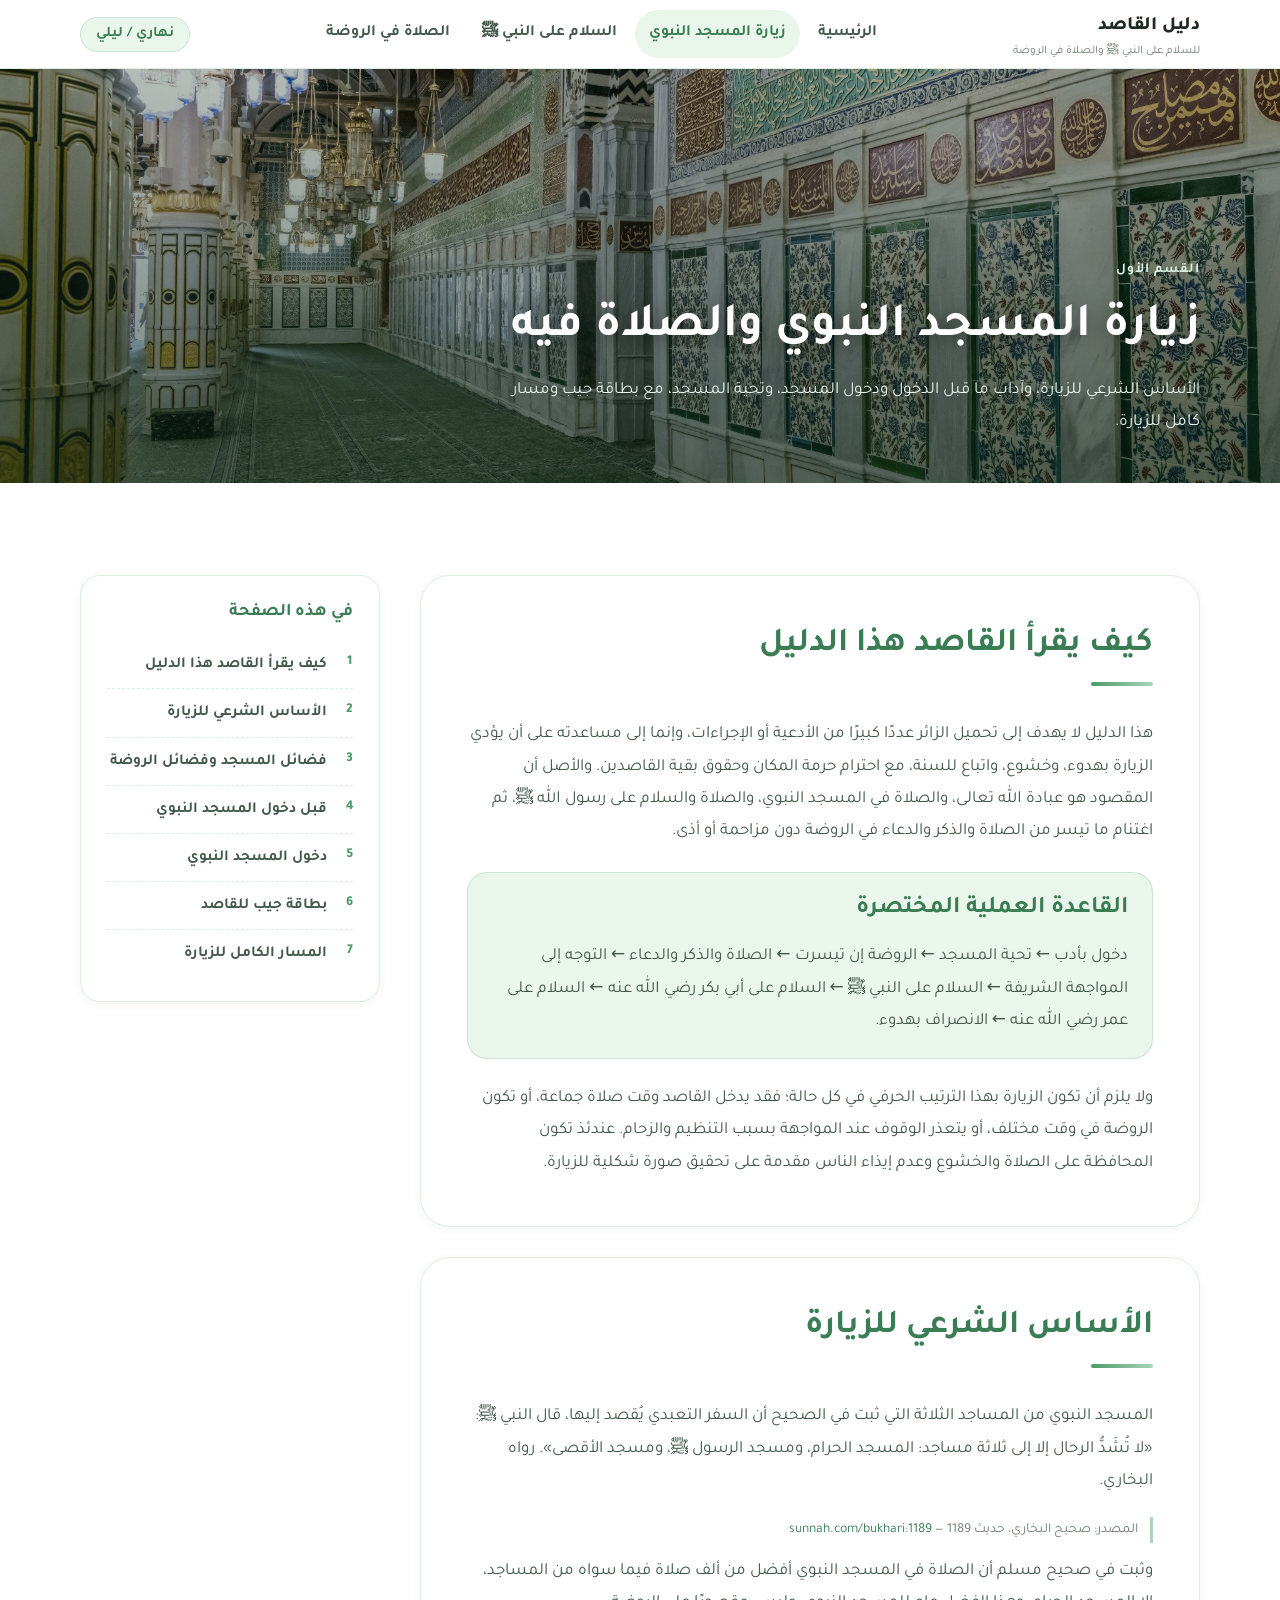
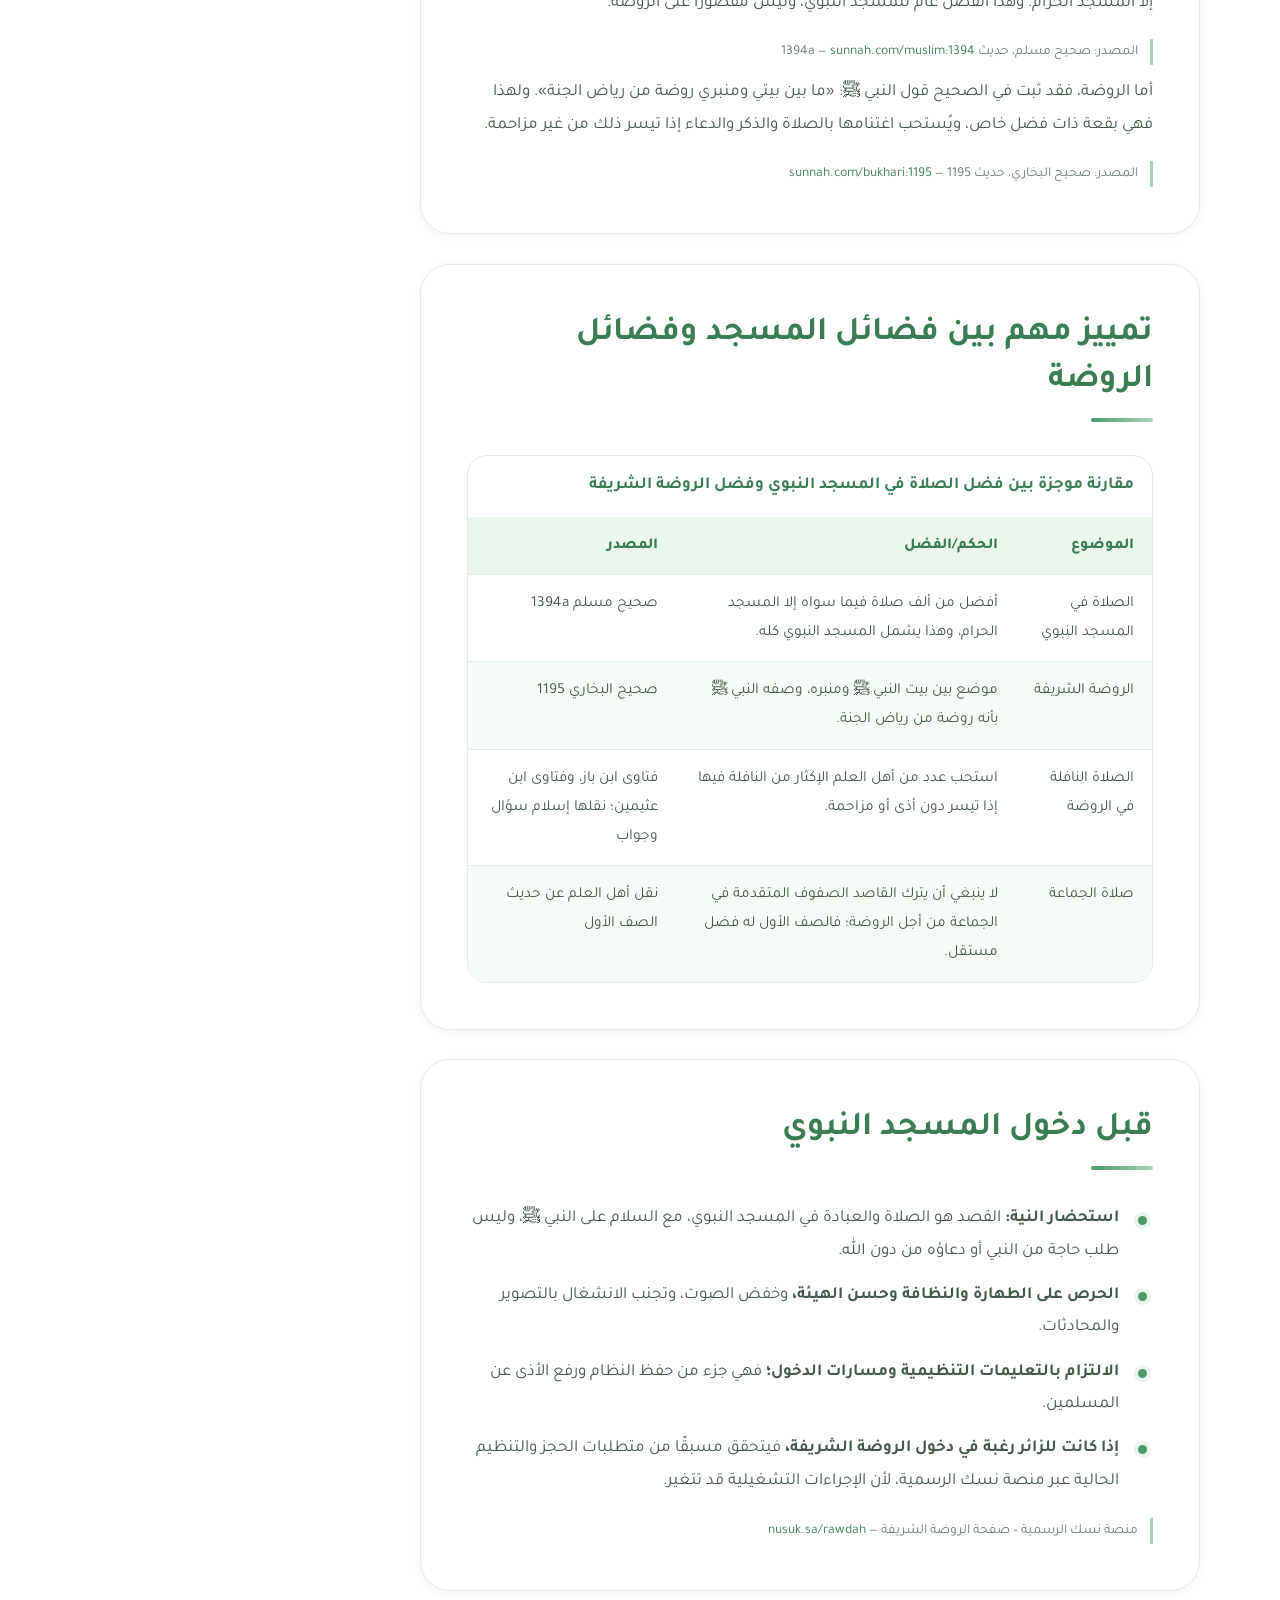
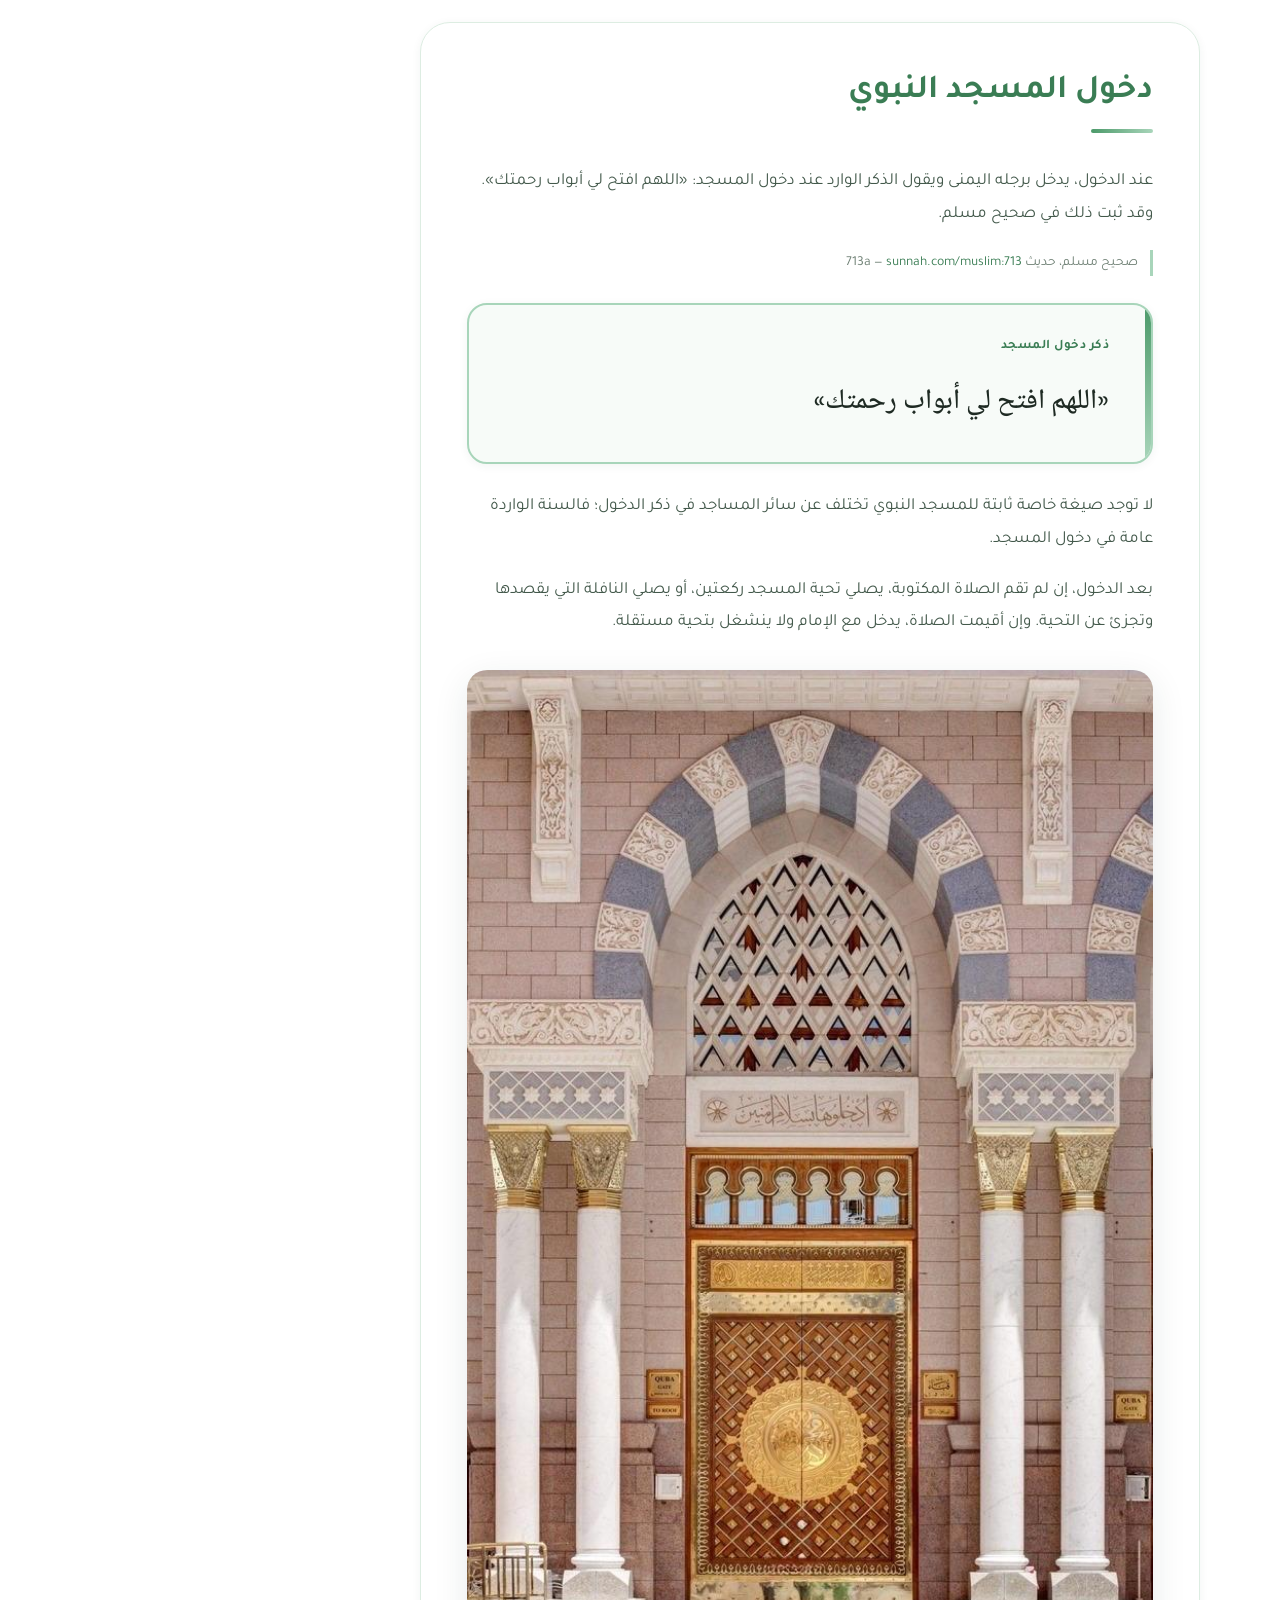
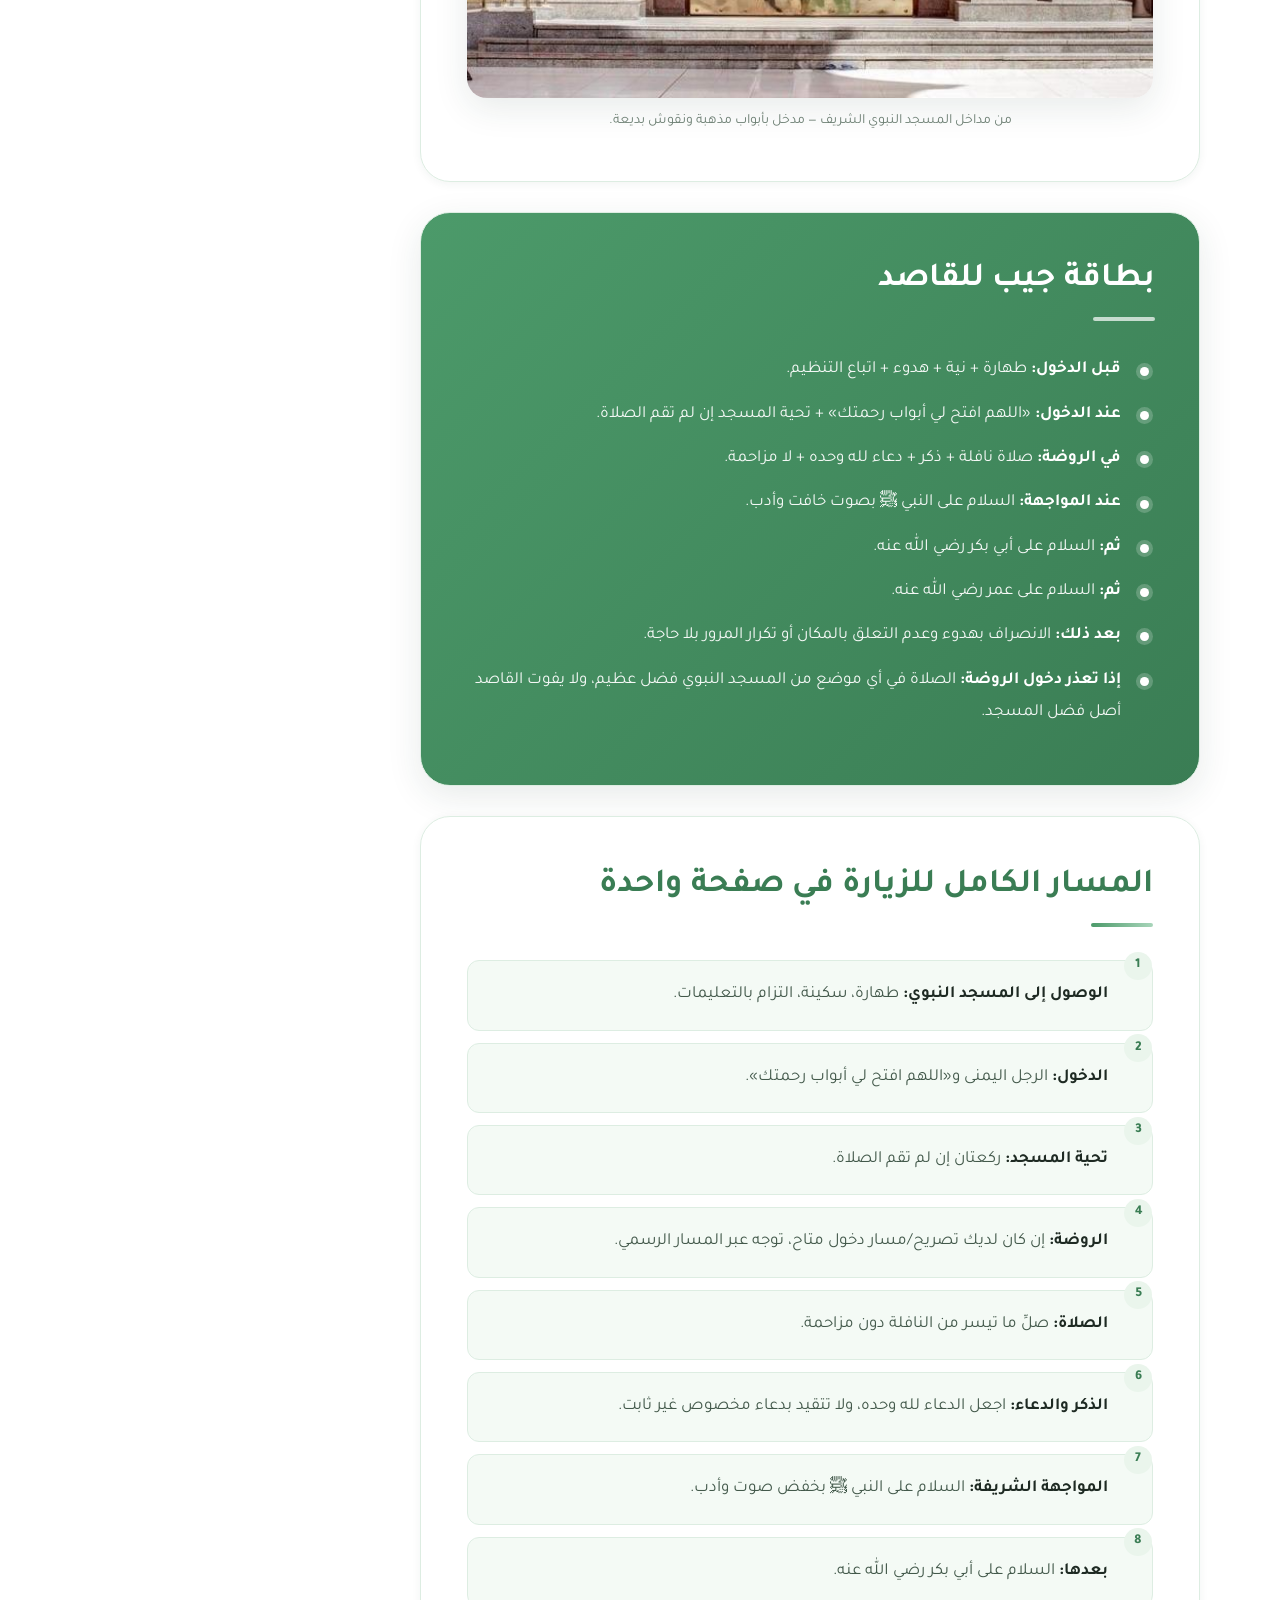
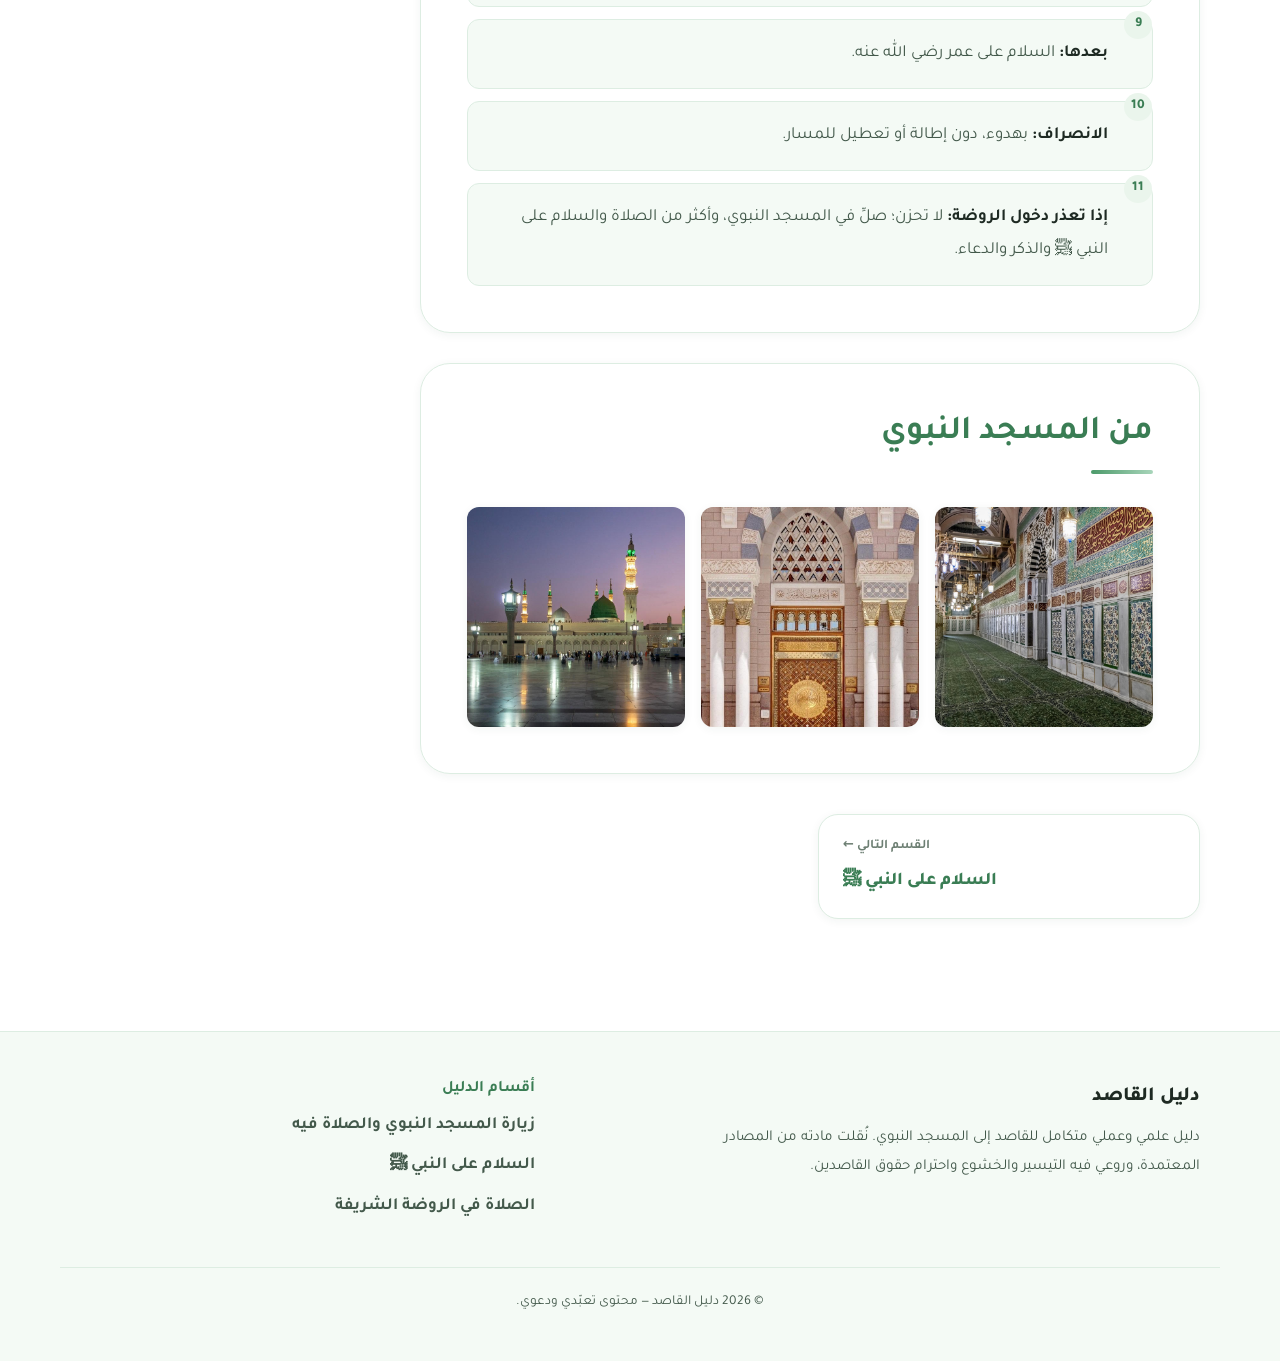
<file: visit-mosque.html>
<!DOCTYPE html>
<html lang="ar" dir="rtl" data-theme="light">
<head>
  <meta charset="UTF-8" />
  <meta name="viewport" content="width=device-width, initial-scale=1.0" />
  <meta name="theme-color" content="#4C9A6A" />

  <!-- تثبيت كتطبيق (PWA) -->
  <link rel="manifest" href="manifest.json" />
  <meta name="mobile-web-app-capable" content="yes" />
  <meta name="apple-mobile-web-app-capable" content="yes" />
  <meta name="apple-mobile-web-app-status-bar-style" content="default" />
  <meta name="apple-mobile-web-app-title" content="دليل القاصد" />
  <link rel="apple-touch-icon" href="assets/icons/apple-touch-icon.png" />
  <script>
    (function () {
      try {
        var t = localStorage.getItem("daqiq-theme");
        if (!t) {
          t = window.matchMedia && window.matchMedia("(prefers-color-scheme: dark)").matches ? "dark" : "light";
        }
        document.documentElement.setAttribute("data-theme", t);
      } catch (e) {}
    })();
  </script>
  <title>زيارة المسجد النبوي والصلاة فيه | دليل القاصد</title>
  <meta name="description" content="الأساس الشرعي لزيارة المسجد النبوي، وآداب ما قبل الدخول والدخول، وتحية المسجد، وبطاقة جيب للقاصد، والمسار الكامل للزيارة." />
  <meta name="author" content="دليل القاصد" />
  <meta name="keywords" content="زيارة المسجد النبوي, دخول المسجد النبوي, تحية المسجد, آداب الزيارة, المدينة المنورة" />
  <link rel="canonical" href="https://daleelalqasid.com/visit-mosque.html" />

  <!-- مشاركة الروابط -->
  <meta property="og:site_name" content="دليل القاصد" />
  <meta property="og:title" content="زيارة المسجد النبوي والصلاة فيه | دليل القاصد" />
  <meta property="og:description" content="الأساس الشرعي لزيارة المسجد النبوي، وآداب ما قبل الدخول والدخول، وتحية المسجد، وبطاقة جيب، والمسار الكامل للزيارة." />
  <meta property="og:type" content="article" />
  <meta property="og:url" content="https://daleelalqasid.com/visit-mosque.html" />
  <meta property="og:image" content="https://daleelalqasid.com/assets/img/og-visit.jpg" />
  <meta property="og:image:width" content="1200" />
  <meta property="og:image:height" content="630" />
  <meta property="og:image:alt" content="الرواق الداخلي للمسجد النبوي بسجاد أخضر وزخارف إسلامية" />
  <meta property="og:locale" content="ar_SA" />
  <meta name="twitter:card" content="summary_large_image" />
  <meta name="twitter:title" content="زيارة المسجد النبوي والصلاة فيه | دليل القاصد" />
  <meta name="twitter:image" content="https://daleelalqasid.com/assets/img/og-visit.jpg" />

  <link rel="preconnect" href="https://fonts.googleapis.com" />
  <link rel="preconnect" href="https://fonts.gstatic.com" crossorigin />
  <link href="https://fonts.googleapis.com/css2?family=Amiri:ital,wght@0,400;0,700;1,400&family=Noto+Naskh+Arabic:wght@400;500;600;700&family=Tajawal:wght@400;500;700;800&display=swap" rel="stylesheet" />
  <link rel="stylesheet" href="assets/css/style.css?v=2026.11" />
  <link rel="icon" href="assets/img/gate-door.jpg" />

  <script type="application/ld+json">
  {
    "@context": "https://schema.org",
    "@type": "Article",
    "headline": "زيارة المسجد النبوي والصلاة فيه",
    "description": "الأساس الشرعي لزيارة المسجد النبوي، وآداب ما قبل الدخول والدخول، وتحية المسجد، وبطاقة جيب، والمسار الكامل للزيارة.",
    "inLanguage": "ar",
    "mainEntityOfPage": "https://daleelalqasid.com/visit-mosque.html",
    "image": "https://daleelalqasid.com/assets/img/mosque-interior.jpg",
    "author": { "@type": "Organization", "name": "دليل القاصد" },
    "publisher": { "@type": "Organization", "name": "دليل القاصد" }
  }
  </script>
</head>
<body>
  <a class="skip-link" href="#main">تخطَّ إلى المحتوى</a>

  <header class="site-header">
    <div class="container header-inner">
      <a class="brand" href="index.html" aria-label="دليل القاصد — الصفحة الرئيسية">
        <span>
          <span class="brand-name">دليل القاصد</span>
          <span class="brand-sub">للسلام على النبي ﷺ والصلاة في الروضة</span>
        </span>
      </a>
      <nav class="main-nav" id="main-nav" aria-label="التنقّل الرئيسي">
        <ul>
          <li><a href="index.html">الرئيسية</a></li>
          <li><a href="visit-mosque.html" aria-current="page">زيارة المسجد النبوي</a></li>
          <li><a href="greeting.html">السلام على النبي ﷺ</a></li>
          <li><a href="rawdah.html">الصلاة في الروضة</a></li>
        </ul>
      </nav>
      <div class="header-actions">
        <button class="toggle-btn theme-toggle" data-theme-toggle aria-pressed="false" aria-label="تبديل الوضع الليلي والنهاري">
          <span class="label-day">نهاري / ليلي</span>
          <span class="label-night">ليلي / نهاري</span>
        </button>
        <button class="toggle-btn install-btn" data-install type="button" hidden aria-label="تثبيت التطبيق" title="تثبيت التطبيق">
          <svg viewBox="0 0 24 24" width="18" height="18" fill="none" stroke="currentColor" stroke-width="2" stroke-linecap="round" stroke-linejoin="round" aria-hidden="true"><path d="M12 3v11"/><path d="M7.5 10.5L12 15l4.5-4.5"/><path d="M4 20h16"/></svg>
        </button>
        <button class="toggle-btn menu-btn" data-menu-toggle aria-expanded="false" aria-controls="main-nav" aria-label="فتح قائمة التنقّل">
          <span class="bars" aria-hidden="true"><span></span><span></span><span></span></span>
          <span>القائمة</span>
        </button>
      </div>
    </div>
  </header>

  <main id="main">
    <section class="page-hero">
      <div class="page-hero__bg">
        <img src="assets/img/mosque-interior.jpg" alt="الرواق الداخلي للمسجد النبوي بسجاد أخضر وزخارف إسلامية" fetchpriority="high" data-fade />
      </div>
      <div class="page-hero__inner container">
        <span class="page-hero__eyebrow">القسم الأول</span>
        <h1>زيارة المسجد النبوي والصلاة فيه</h1>
        <p>الأساس الشرعي للزيارة، وآداب ما قبل الدخول ودخول المسجد، وتحية المسجد، مع بطاقة جيب ومسار كامل للزيارة.</p>
      </div>
    </section>

    <div class="container section-pad">
      <div class="layout">
        <!-- المحتوى -->
        <div class="content">

          <!-- كيف تقرأ الدليل -->
          <section class="panel reveal" id="how-to-read" aria-labelledby="how-to-read-h">
            <h2 id="how-to-read-h">كيف يقرأ القاصد هذا الدليل</h2>
            <p>هذا الدليل لا يهدف إلى تحميل الزائر عددًا كبيرًا من الأدعية أو الإجراءات، وإنما إلى مساعدته على أن يؤدي الزيارة بهدوء، وخشوع، واتباع للسنة، مع احترام حرمة المكان وحقوق بقية القاصدين. والأصل أن المقصود هو عبادة الله تعالى، والصلاة في المسجد النبوي، والصلاة والسلام على رسول الله ﷺ، ثم اغتنام ما تيسر من الصلاة والذكر والدعاء في الروضة دون مزاحمة أو أذى.</p>
            <div class="callout">
              <h3>القاعدة العملية المختصرة</h3>
              <p>دخول بأدب ← تحية المسجد ← الروضة إن تيسرت ← الصلاة والذكر والدعاء ← التوجه إلى المواجهة الشريفة ← السلام على النبي ﷺ ← السلام على أبي بكر رضي الله عنه ← السلام على عمر رضي الله عنه ← الانصراف بهدوء.</p>
            </div>
            <p>ولا يلزم أن تكون الزيارة بهذا الترتيب الحرفي في كل حالة؛ فقد يدخل القاصد وقت صلاة جماعة، أو تكون الروضة في وقت مختلف، أو يتعذر الوقوف عند المواجهة بسبب التنظيم والزحام. عندئذ تكون المحافظة على الصلاة والخشوع وعدم إيذاء الناس مقدمة على تحقيق صورة شكلية للزيارة.</p>
          </section>

          <!-- الأساس الشرعي -->
          <section class="panel reveal" id="evidence" aria-labelledby="evidence-h">
            <h2 id="evidence-h">الأساس الشرعي للزيارة</h2>
            <p>المسجد النبوي من المساجد الثلاثة التي ثبت في الصحيح أن السفر التعبدي يُقصد إليها، قال النبي ﷺ: «لا تُشَدُّ الرحال إلا إلى ثلاثة مساجد: المسجد الحرام، ومسجد الرسول ﷺ، ومسجد الأقصى». رواه البخاري.</p>
            <span class="source-note">المصدر: صحيح البخاري، حديث 1189 — <a href="https://sunnah.com/bukhari:1189" target="_blank" rel="noopener">sunnah.com/bukhari:1189</a></span>

            <p>وثبت في صحيح مسلم أن الصلاة في المسجد النبوي أفضل من ألف صلاة فيما سواه من المساجد، إلا المسجد الحرام. وهذا الفضل عام للمسجد النبوي، وليس مقصورًا على الروضة.</p>
            <span class="source-note">المصدر: صحيح مسلم، حديث 1394a — <a href="https://sunnah.com/muslim:1394" target="_blank" rel="noopener">sunnah.com/muslim:1394</a></span>

            <p>أما الروضة، فقد ثبت في الصحيح قول النبي ﷺ: «ما بين بيتي ومنبري روضة من رياض الجنة». ولهذا فهي بقعة ذات فضل خاص، ويُستحب اغتنامها بالصلاة والذكر والدعاء إذا تيسر ذلك من غير مزاحمة.</p>
            <span class="source-note">المصدر: صحيح البخاري، حديث 1195 — <a href="https://sunnah.com/bukhari:1195" target="_blank" rel="noopener">sunnah.com/bukhari:1195</a></span>
          </section>

          <!-- تمييز مهم -->
          <section class="panel reveal" id="difference" aria-labelledby="difference-h">
            <h2 id="difference-h">تمييز مهم بين فضائل المسجد وفضائل الروضة</h2>
            <div class="table-wrap">
              <table>
                <caption>مقارنة موجزة بين فضل الصلاة في المسجد النبوي وفضل الروضة الشريفة</caption>
                <thead>
                  <tr><th scope="col">الموضوع</th><th scope="col">الحكم/الفضل</th><th scope="col">المصدر</th></tr>
                </thead>
                <tbody>
                  <tr>
                    <td>الصلاة في المسجد النبوي</td>
                    <td>أفضل من ألف صلاة فيما سواه إلا المسجد الحرام، وهذا يشمل المسجد النبوي كله.</td>
                    <td>صحيح مسلم 1394a</td>
                  </tr>
                  <tr>
                    <td>الروضة الشريفة</td>
                    <td>موضع بين بيت النبي ﷺ ومنبره، وصفه النبي ﷺ بأنه روضة من رياض الجنة.</td>
                    <td>صحيح البخاري 1195</td>
                  </tr>
                  <tr>
                    <td>الصلاة النافلة في الروضة</td>
                    <td>استحب عدد من أهل العلم الإكثار من النافلة فيها إذا تيسر دون أذى أو مزاحمة.</td>
                    <td>فتاوى ابن باز، وفتاوى ابن عثيمين؛ نقلها إسلام سؤال وجواب</td>
                  </tr>
                  <tr>
                    <td>صلاة الجماعة</td>
                    <td>لا ينبغي أن يترك القاصد الصفوف المتقدمة في الجماعة من أجل الروضة؛ فالصف الأول له فضل مستقل.</td>
                    <td>نقل أهل العلم عن حديث الصف الأول</td>
                  </tr>
                </tbody>
              </table>
            </div>
          </section>

          <!-- قبل الدخول -->
          <section class="panel reveal" id="before-entry" aria-labelledby="before-entry-h">
            <h2 id="before-entry-h">قبل دخول المسجد النبوي</h2>
            <ul>
              <li><strong>استحضار النية:</strong> القصد هو الصلاة والعبادة في المسجد النبوي، مع السلام على النبي ﷺ، وليس طلب حاجة من النبي أو دعاؤه من دون الله.</li>
              <li><strong>الحرص على الطهارة والنظافة وحسن الهيئة،</strong> وخفض الصوت، وتجنب الانشغال بالتصوير والمحادثات.</li>
              <li><strong>الالتزام بالتعليمات التنظيمية ومسارات الدخول؛</strong> فهي جزء من حفظ النظام ورفع الأذى عن المسلمين.</li>
              <li><strong>إذا كانت للزائر رغبة في دخول الروضة الشريفة،</strong> فيتحقق مسبقًا من متطلبات الحجز والتنظيم الحالية عبر منصة نسك الرسمية، لأن الإجراءات التشغيلية قد تتغير.</li>
            </ul>
            <span class="source-note">منصة نسك الرسمية – صفحة الروضة الشريفة — <a href="https://www.nusuk.sa/rawdah" target="_blank" rel="noopener">nusuk.sa/rawdah</a></span>
          </section>

          <!-- دخول المسجد -->
          <section class="panel reveal" id="entry" aria-labelledby="entry-h">
            <h2 id="entry-h">دخول المسجد النبوي</h2>
            <p>عند الدخول، يدخل برجله اليمنى ويقول الذكر الوارد عند دخول المسجد: «اللهم افتح لي أبواب رحمتك». وقد ثبت ذلك في صحيح مسلم.</p>
            <span class="source-note">صحيح مسلم، حديث 713a — <a href="https://sunnah.com/muslim:713" target="_blank" rel="noopener">sunnah.com/muslim:713</a></span>

            <div class="duaa">
              <span class="duaa__label">ذكر دخول المسجد</span>
              <p class="duaa__text">«اللهم افتح لي أبواب رحمتك»</p>
            </div>

            <p>لا توجد صيغة خاصة ثابتة للمسجد النبوي تختلف عن سائر المساجد في ذكر الدخول؛ فالسنة الواردة عامة في دخول المسجد.</p>
            <p>بعد الدخول، إن لم تقم الصلاة المكتوبة، يصلي تحية المسجد ركعتين، أو يصلي النافلة التي يقصدها وتجزئ عن التحية. وإن أقيمت الصلاة، يدخل مع الإمام ولا ينشغل بتحية مستقلة.</p>

            <figure class="figure">
              <img src="assets/img/gate-door.jpg" alt="أبواب المسجد النبوي المذهبة والمقرنصات عند أحد المداخل" loading="lazy" data-fade />
              <figcaption>من مداخل المسجد النبوي الشريف — مدخل بأبواب مذهبة ونقوش بديعة.</figcaption>
            </figure>
          </section>

          <!-- بطاقة الجيب -->
          <section class="panel pocket-card reveal" id="pocket" aria-labelledby="pocket-h">
            <h2 id="pocket-h">بطاقة جيب للقاصد</h2>
            <ul>
              <li><strong>قبل الدخول:</strong> طهارة + نية + هدوء + اتباع التنظيم.</li>
              <li><strong>عند الدخول:</strong> «اللهم افتح لي أبواب رحمتك» + تحية المسجد إن لم تقم الصلاة.</li>
              <li><strong>في الروضة:</strong> صلاة نافلة + ذكر + دعاء لله وحده + لا مزاحمة.</li>
              <li><strong>عند المواجهة:</strong> السلام على النبي ﷺ بصوت خافت وأدب.</li>
              <li><strong>ثم:</strong> السلام على أبي بكر رضي الله عنه.</li>
              <li><strong>ثم:</strong> السلام على عمر رضي الله عنه.</li>
              <li><strong>بعد ذلك:</strong> الانصراف بهدوء وعدم التعلق بالمكان أو تكرار المرور بلا حاجة.</li>
              <li><strong>إذا تعذر دخول الروضة:</strong> الصلاة في أي موضع من المسجد النبوي فضل عظيم، ولا يفوت القاصد أصل فضل المسجد.</li>
            </ul>
          </section>

          <!-- المسار الكامل -->
          <section class="panel reveal" id="full-route" aria-labelledby="full-route-h">
            <h2 id="full-route-h">المسار الكامل للزيارة في صفحة واحدة</h2>
            <ol class="steps">
              <li><strong>الوصول إلى المسجد النبوي:</strong> طهارة، سكينة، التزام بالتعليمات.</li>
              <li><strong>الدخول:</strong> الرجل اليمنى و«اللهم افتح لي أبواب رحمتك».</li>
              <li><strong>تحية المسجد:</strong> ركعتان إن لم تقم الصلاة.</li>
              <li><strong>الروضة:</strong> إن كان لديك تصريح/مسار دخول متاح، توجه عبر المسار الرسمي.</li>
              <li><strong>الصلاة:</strong> صلِّ ما تيسر من النافلة دون مزاحمة.</li>
              <li><strong>الذكر والدعاء:</strong> اجعل الدعاء لله وحده، ولا تتقيد بدعاء مخصوص غير ثابت.</li>
              <li><strong>المواجهة الشريفة:</strong> السلام على النبي ﷺ بخفض صوت وأدب.</li>
              <li><strong>بعدها:</strong> السلام على أبي بكر رضي الله عنه.</li>
              <li><strong>بعدها:</strong> السلام على عمر رضي الله عنه.</li>
              <li><strong>الانصراف:</strong> بهدوء، دون إطالة أو تعطيل للمسار.</li>
              <li><strong>إذا تعذر دخول الروضة:</strong> لا تحزن؛ صلِّ في المسجد النبوي، وأكثر من الصلاة والسلام على النبي ﷺ والذكر والدعاء.</li>
            </ol>
          </section>

          <!-- معرض -->
          <section class="panel reveal" aria-labelledby="gallery-h">
            <h2 id="gallery-h">من المسجد النبوي</h2>
            <div class="gallery">
              <figure><img src="assets/img/mosque-interior.jpg" alt="رواق المسجد النبوي بسجاد أخضر وزخارف على الجدران" loading="lazy" data-fade /></figure>
              <figure><img src="assets/img/gate-door.jpg" alt="أبواب المسجد النبوي المذهبة والمزخرفة" loading="lazy" data-fade /></figure>
              <figure><img src="assets/img/hero-exterior.jpg" alt="ساحة المسجد النبوي وقت الغروب مع القبة الخضراء" loading="lazy" data-fade /></figure>
            </div>
          </section>

          <!-- التنقّل -->
          <nav class="pager" aria-label="التنقّل بين الأقسام">
            <a class="is-next" href="greeting.html">
              <span class="pager__dir">القسم التالي ←</span>
              <span class="pager__title">السلام على النبي ﷺ</span>
            </a>
          </nav>
        </div>

        <!-- الفهرس -->
        <aside aria-label="فهرس الصفحة">
          <nav class="toc">
            <h2>في هذه الصفحة</h2>
            <ol>
              <li><a href="#how-to-read">كيف يقرأ القاصد هذا الدليل</a></li>
              <li><a href="#evidence">الأساس الشرعي للزيارة</a></li>
              <li><a href="#difference">فضائل المسجد وفضائل الروضة</a></li>
              <li><a href="#before-entry">قبل دخول المسجد النبوي</a></li>
              <li><a href="#entry">دخول المسجد النبوي</a></li>
              <li><a href="#pocket">بطاقة جيب للقاصد</a></li>
              <li><a href="#full-route">المسار الكامل للزيارة</a></li>
            </ol>
          </nav>
        </aside>
      </div>
    </div>
  </main>

  <footer class="site-footer">
    <div class="container footer-inner">
      <div class="footer-brand">
        <span class="brand-name">دليل القاصد</span>
        <p>دليل علمي وعملي متكامل للقاصد إلى المسجد النبوي. نُقلت مادته من المصادر المعتمدة، وروعي فيه التيسير والخشوع واحترام حقوق القاصدين.</p>
      </div>
      <nav class="footer-links" aria-label="روابط الأقسام">
        <h3>أقسام الدليل</h3>
        <ul>
          <li><a href="visit-mosque.html">زيارة المسجد النبوي والصلاة فيه</a></li>
          <li><a href="greeting.html">السلام على النبي ﷺ</a></li>
          <li><a href="rawdah.html">الصلاة في الروضة الشريفة</a></li>
        </ul>
      </nav>
    </div>
    <div class="container footer-bottom">
      <p>© <span data-year>2026</span> دليل القاصد — محتوى تعبّدي ودعوي.</p>
    </div>
  </footer>

  <button class="to-top" data-to-top aria-label="العودة إلى أعلى الصفحة">
    <span class="arrow" aria-hidden="true">↑</span>
    <span>للأعلى</span>
  </button>

  <script src="assets/js/main.js?v=2026.11" defer></script>
</body>
</html>
</file>
<file: assets/css/style.css>
/* ==========================================================================
   دليل القاصد — ورقة الأنماط الرئيسية
   ========================================================================== */

/* ---------- المتغيّرات (الوضع النهاري) ---------- */
:root {
  --white: #ffffff;
  --mint: #eaf5ec;
  --mint-deep: #dceee1;
  --soft-green: #a8d5ba;
  --accent: #4c9a6a;
  --accent-dark: #3a7d54;
  --accent-soft: rgba(76, 154, 106, 0.12);

  --text: #1e2a23;
  --text-soft: #43594b;
  --text-muted: #6d7f73;

  --bg: #ffffff;
  --bg-alt: #f4faf5;
  --surface: #ffffff;
  --surface-2: #f7fbf8;
  --border: #ddede2;
  --border-soft: rgba(76, 154, 106, 0.18);

  --shadow-sm: 0 2px 10px rgba(31, 63, 45, 0.06);
  --shadow: 0 10px 34px rgba(31, 63, 45, 0.10);
  --shadow-lg: 0 22px 60px rgba(31, 63, 45, 0.16);

  --hero-overlay: linear-gradient(180deg, rgba(15, 40, 26, 0.30) 0%, rgba(15, 40, 26, 0.58) 100%);
  --tile-overlay: linear-gradient(180deg, rgba(15, 40, 26, 0.05) 0%, rgba(15, 40, 26, 0.28) 45%, rgba(15, 40, 26, 0.80) 100%);

  --radius-sm: 12px;
  --radius: 20px;
  --radius-lg: 30px;
  --maxw: 1160px;

  --font-ui: "Tajawal", "Cairo", "Segoe UI", system-ui, -apple-system, sans-serif;
  --font-naskh: "Noto Naskh Arabic", "Amiri", "Traditional Arabic", serif;
  --font-amiri: "Amiri", "Noto Naskh Arabic", serif;

  --header-h: 68px;
  --ease: cubic-bezier(0.22, 0.61, 0.36, 1);
}

/* ---------- الوضع الليلي ---------- */
html[data-theme="dark"] {
  --white: #0f1a14;
  --mint: #16271d;
  --mint-deep: #1b3124;
  --soft-green: #6fae8a;
  --accent: #7cc79a;
  --accent-dark: #8fd3a8;
  --accent-soft: rgba(124, 199, 154, 0.12);

  --text: #e7f1ea;
  --text-soft: #c3d6c9;
  --text-muted: #93a89b;

  --bg: #0f1a14;
  --bg-alt: #131f18;
  --surface: #16231b;
  --surface-2: #182a1f;
  --border: #24382a;
  --border-soft: rgba(124, 199, 154, 0.22);

  --shadow-sm: 0 2px 10px rgba(0, 0, 0, 0.35);
  --shadow: 0 12px 36px rgba(0, 0, 0, 0.45);
  --shadow-lg: 0 24px 64px rgba(0, 0, 0, 0.55);

  --hero-overlay: linear-gradient(180deg, rgba(6, 14, 10, 0.45) 0%, rgba(6, 14, 10, 0.78) 100%);
  --tile-overlay: linear-gradient(180deg, rgba(6, 14, 10, 0.15) 0%, rgba(6, 14, 10, 0.45) 45%, rgba(6, 14, 10, 0.88) 100%);
}

/* ---------- إعادة الضبط ---------- */
*, *::before, *::after { box-sizing: border-box; }

html {
  scroll-behavior: smooth;
  scroll-padding-top: calc(var(--header-h) + 20px);
  -webkit-text-size-adjust: 100%;
}

body {
  margin: 0;
  font-family: var(--font-ui);
  font-size: 17px;
  line-height: 1.9;
  color: var(--text);
  background: var(--bg);
  direction: rtl;
  text-align: right;
  overflow-x: hidden;
  transition: background-color 0.4s var(--ease), color 0.4s var(--ease);
  -webkit-font-smoothing: antialiased;
}

img { max-width: 100%; display: block; }

/* ظهور ناعم للصور المحمّلة تدريجيًّا */
img[data-fade] { opacity: 1; }
img[data-fade].is-loading { opacity: 0; }
img[data-fade].is-loaded { opacity: 1; transition: opacity 0.8s var(--ease); }

a { color: var(--accent-dark); text-decoration: none; transition: color 0.2s var(--ease); }
a:hover { color: var(--accent); }

h1, h2, h3, h4 { line-height: 1.4; font-weight: 700; color: var(--text); margin: 0 0 0.6em; }

h1 { font-size: clamp(1.9rem, 5vw, 3rem); }
h2 { font-size: clamp(1.45rem, 3.6vw, 2.1rem); }
h3 { font-size: clamp(1.15rem, 2.6vw, 1.5rem); }

p { margin: 0 0 1.1em; color: var(--text-soft); }

::selection { background: var(--soft-green); color: #10221a; }

/* ---------- أدوات مساعدة ---------- */
.container { width: 100%; max-width: var(--maxw); margin-inline: auto; padding-inline: 20px; }

.section-pad { padding-block: clamp(48px, 8vw, 92px); }

.visually-hidden {
  position: absolute; width: 1px; height: 1px; padding: 0; margin: -1px;
  overflow: hidden; clip: rect(0 0 0 0); white-space: nowrap; border: 0;
}

.skip-link {
  position: absolute; top: -60px; right: 16px; z-index: 200;
  background: var(--accent); color: #fff; padding: 10px 18px;
  border-radius: 0 0 var(--radius-sm) var(--radius-sm); transition: top 0.25s var(--ease);
}
.skip-link:focus { top: 0; color: #fff; }

/* ---------- تأثير الظهور التدريجي ---------- */
.reveal { opacity: 0; transform: translateY(22px); transition: opacity 0.7s var(--ease), transform 0.7s var(--ease); will-change: opacity, transform; }
.reveal.is-visible { opacity: 1; transform: none; }
@media (prefers-reduced-motion: reduce) {
  html { scroll-behavior: auto; }
  .reveal { opacity: 1; transform: none; transition: none; }
  *, *::before, *::after { animation-duration: 0.001ms !important; transition-duration: 0.001ms !important; }
}

/* ---------- الهيدر ---------- */
.site-header {
  position: sticky; top: 0; z-index: 100;
  background: color-mix(in srgb, var(--bg) 88%, transparent);
  backdrop-filter: saturate(150%) blur(12px);
  -webkit-backdrop-filter: saturate(150%) blur(12px);
  border-bottom: 1px solid var(--border);
  transition: background-color 0.4s var(--ease), box-shadow 0.3s var(--ease), border-color 0.4s var(--ease);
}
.site-header.scrolled { box-shadow: var(--shadow-sm); }

.header-inner {
  display: flex; align-items: center; justify-content: space-between; gap: 14px;
  min-height: var(--header-h);
}

.brand { display: flex; align-items: center; gap: 10px; color: var(--text); }
.brand:hover { color: var(--accent-dark); }
.brand-name { font-weight: 800; font-size: 1.18rem; letter-spacing: -0.2px; }
.brand-sub { display: block; font-size: 0.72rem; font-weight: 400; color: var(--text-muted); line-height: 1.2; }

.main-nav { display: flex; align-items: center; }
.main-nav ul { display: flex; align-items: center; gap: 4px; list-style: none; margin: 0; padding: 0; }
.main-nav a {
  display: block; padding: 9px 14px; border-radius: 999px;
  color: var(--text-soft); font-weight: 600; font-size: 0.98rem; white-space: nowrap;
  transition: background-color 0.2s var(--ease), color 0.2s var(--ease);
}
.main-nav a:hover { background: var(--accent-soft); color: var(--accent-dark); }
.main-nav a[aria-current="page"] { background: var(--mint); color: var(--accent-dark); }

.header-actions { display: flex; align-items: center; gap: 10px; }

/* الزرّان النصيّان (المظهر والقائمة) */
.toggle-btn {
  display: inline-flex; align-items: center; gap: 7px;
  font-family: inherit; font-size: 0.92rem; font-weight: 700;
  color: var(--accent-dark); background: var(--mint);
  border: 1px solid var(--border-soft); border-radius: 999px;
  padding: 8px 15px; cursor: pointer; white-space: nowrap;
  transition: background-color 0.2s var(--ease), transform 0.15s var(--ease), border-color 0.2s var(--ease);
}
.toggle-btn:hover { background: var(--mint-deep); }
.toggle-btn:active { transform: scale(0.96); }

.theme-toggle .theme-icon { font-size: 0.95rem; line-height: 1; }
.theme-toggle .label-night { display: none; }
html[data-theme="dark"] .theme-toggle .label-day { display: none; }
html[data-theme="dark"] .theme-toggle .label-night { display: inline; }
html[data-theme="dark"] .theme-toggle .theme-icon { }

.menu-btn { display: none; }
.menu-btn .bars { position: relative; width: 18px; height: 12px; }
.menu-btn .bars span { position: absolute; right: 0; height: 2px; width: 100%; background: currentColor; border-radius: 2px; transition: 0.3s var(--ease); }
.menu-btn .bars span:nth-child(1) { top: 0; }
.menu-btn .bars span:nth-child(2) { top: 5px; }
.menu-btn .bars span:nth-child(3) { top: 10px; }
body.nav-open .menu-btn .bars span:nth-child(1) { top: 5px; transform: rotate(45deg); }
body.nav-open .menu-btn .bars span:nth-child(2) { opacity: 0; }
body.nav-open .menu-btn .bars span:nth-child(3) { top: 5px; transform: rotate(-45deg); }

/* ---------- زر تثبيت التطبيق ---------- */
.install-btn { padding: 8px 11px; }
.install-btn[hidden] { display: none; }
.install-btn svg { display: block; }

/* ---------- نافذة تعليمات التثبيت (آيفون) ---------- */
.install-modal {
  position: fixed; inset: 0; z-index: 2000;
  display: flex; align-items: flex-end; justify-content: center;
  padding: 16px;
}
.install-modal[hidden] { display: none; }
.install-modal__backdrop { position: absolute; inset: 0; background: rgba(15, 26, 20, 0.55); }
.install-modal__card {
  position: relative; width: 100%; max-width: 430px;
  background: var(--surface); color: var(--text);
  border: 1px solid var(--border-soft); border-radius: var(--radius);
  padding: 24px 22px; box-shadow: var(--shadow-lg);
}
.install-modal__close {
  position: absolute; top: 12px; left: 12px;
  display: inline-flex; align-items: center; justify-content: center;
  width: 34px; height: 34px; border-radius: 50%;
  background: var(--mint); color: var(--text-soft);
  border: 1px solid var(--border-soft); cursor: pointer;
  transition: background-color 0.2s var(--ease);
}
.install-modal__close:hover { background: var(--mint-deep); }
.install-modal__title {
  margin: 0 0 12px; font-size: 1.08rem; font-weight: 800; color: var(--accent-dark);
}
.install-modal__steps { margin: 0; padding-inline-start: 20px; line-height: 2.1; color: var(--text-soft); }
.install-modal__steps b { color: var(--text); font-weight: 700; }

/* ---------- الهيرو ---------- */
.hero {
  position: relative; min-height: clamp(430px, 74vh, 680px);
  display: flex; align-items: center; justify-content: center; text-align: center;
  color: #fff; overflow: hidden;
}
.hero__bg { position: absolute; inset: 0; }
.hero__bg img { width: 100%; height: 100%; object-fit: cover; }
.hero__bg::after { content: ""; position: absolute; inset: 0; background: var(--hero-overlay); }
.hero__inner { position: relative; z-index: 2; padding: 90px 20px; max-width: 820px; }
.hero__eyebrow {
  display: inline-block; margin-bottom: 18px; padding: 6px 18px;
  border: 1px solid rgba(255, 255, 255, 0.5); border-radius: 999px;
  font-size: 0.82rem; letter-spacing: 0.5px; color: #eafaf0; backdrop-filter: blur(4px);
}
.hero h1 { color: #fff; font-size: clamp(2.1rem, 6.4vw, 3.7rem); font-weight: 800; letter-spacing: -0.5px; text-shadow: 0 3px 24px rgba(0, 0, 0, 0.45); margin-bottom: 0.35em; }
.hero__subtitle { color: #e9f6ee; font-size: clamp(1.02rem, 2.6vw, 1.35rem); max-width: 640px; margin: 0 auto 30px; text-shadow: 0 2px 14px rgba(0, 0, 0, 0.4); }
.hero__actions { display: flex; flex-wrap: wrap; gap: 14px; justify-content: center; }

.btn {
  display: inline-flex; align-items: center; justify-content: center;
  padding: 13px 28px; border-radius: 999px; font-weight: 700; font-size: 1rem;
  border: 1px solid transparent; cursor: pointer; font-family: inherit;
  transition: transform 0.18s var(--ease), box-shadow 0.25s var(--ease), background-color 0.2s var(--ease); text-align: center;
}
.btn:active { transform: scale(0.97); }
.btn--primary { background: var(--accent); color: #fff; box-shadow: var(--shadow-sm); }
.btn--primary:hover { background: var(--accent-dark); color: #fff; box-shadow: var(--shadow); transform: translateY(-2px); }
.btn--ghost { background: rgba(255, 255, 255, 0.12); color: #fff; border-color: rgba(255, 255, 255, 0.6); backdrop-filter: blur(4px); }
.btn--ghost:hover { background: rgba(255, 255, 255, 0.24); color: #fff; }

/* ---------- تخطيط الأقسام (المربّعات) ---------- */
.tiles-section { padding-top: clamp(52px, 8vw, 88px); padding-bottom: clamp(52px, 8vw, 88px); }
.tiles-head { text-align: center; max-width: 760px; margin: 0 auto clamp(34px, 5vw, 56px); }
.tiles-head p { font-size: 1.06rem; }

.tiles {
  display: grid; gap: 26px;
  grid-template-columns: repeat(3, 1fr);
}

.tile {
  position: relative; display: block; overflow: hidden;
  aspect-ratio: 1 / 1; border-radius: var(--radius-lg);
  background: var(--surface); color: #fff;
  box-shadow: var(--shadow); isolation: isolate;
  transition: transform 0.35s var(--ease), box-shadow 0.35s var(--ease);
}
.tile:hover, .tile:focus-visible { transform: translateY(-6px); box-shadow: var(--shadow-lg); color: #fff; outline: none; }
.tile:focus-visible { box-shadow: var(--shadow-lg), 0 0 0 3px var(--accent); }
.tile__img { width: 100%; height: 100%; object-fit: cover; transition: transform 0.8s var(--ease); }
.tile:hover .tile__img, .tile:focus-visible .tile__img { transform: scale(1.07); }
.tile__overlay { position: absolute; inset: 0; background: var(--tile-overlay); }
.tile__label {
  position: absolute; inset-inline: 0; bottom: 0; padding: 30px 26px clamp(26px, 3vw, 40px);
  text-align: center;
}
.tile__label .tile__index { display: block; font-size: 0.86rem; letter-spacing: 1px; color: var(--soft-green); margin-bottom: 6px; font-weight: 700; }
.tile__label h2 {
  color: #fff; font-size: clamp(1.3rem, 2.6vw, 1.85rem); margin: 0; line-height: 1.45;
  text-shadow: 0 3px 18px rgba(0, 0, 0, 0.55);
}

/* ---------- أقسام الصفحة الرئيسية ---------- */
.about { background: var(--bg-alt); }

.feature-grid { display: grid; gap: 22px; grid-template-columns: repeat(auto-fit, minmax(240px, 1fr)); }
.feature {
  background: var(--surface); border: 1px solid var(--border); border-radius: var(--radius);
  padding: 30px 26px; box-shadow: var(--shadow-sm);
  transition: transform 0.3s var(--ease), box-shadow 0.3s var(--ease);
}
.feature:hover { transform: translateY(-4px); box-shadow: var(--shadow); }
.feature h3 { color: var(--accent-dark); }
.feature p:last-child { margin-bottom: 0; }

/* ---------- الغلاف/الهيدر الخاص بالصفحة ---------- */
.page-hero { position: relative; min-height: clamp(280px, 46vh, 440px); display: flex; align-items: flex-end; color: #fff; overflow: hidden; }
.page-hero__bg { position: absolute; inset: 0; }
.page-hero__bg img { width: 100%; height: 100%; object-fit: cover; }
.page-hero__bg::after { content: ""; position: absolute; inset: 0; background: var(--hero-overlay); }
.page-hero__inner { position: relative; z-index: 2; padding-top: 70px; padding-bottom: 44px; width: 100%; }
.page-hero__eyebrow { display: inline-block; margin-bottom: 12px; font-size: 0.85rem; letter-spacing: 1px; color: #d9f2e2; font-weight: 700; }
.page-hero h1 { color: #fff; margin-bottom: 0.25em; text-shadow: 0 3px 22px rgba(0, 0, 0, 0.5); }
.page-hero p { color: #e9f6ee; max-width: 720px; margin-bottom: 0; text-shadow: 0 2px 12px rgba(0, 0, 0, 0.4); font-size: 1.06rem; }

/* ---------- تخطيط صفحة القسم ---------- */
.layout { display: grid; grid-template-columns: minmax(0, 1fr); gap: 40px; align-items: start; }
@media (min-width: 1000px) { .layout { grid-template-columns: 1fr 300px; } }

/* فهرس الصفحة */
.toc {
  background: var(--surface); border: 1px solid var(--border); border-radius: var(--radius);
  padding: 24px 26px; box-shadow: var(--shadow-sm);
}
.toc h2 { font-size: 1.12rem; margin-bottom: 0.9em; color: var(--accent-dark); }
.toc ol { list-style: none; margin: 0; padding: 0; counter-reset: toc; }
.toc li { counter-increment: toc; }
.toc a {
  display: flex; gap: 10px; padding: 9px 0; border-bottom: 1px dashed var(--border);
  color: var(--text-soft); font-weight: 600; font-size: 0.96rem; transition: color 0.2s var(--ease), padding-inline-start 0.2s var(--ease);
}
.toc li:last-child a { border-bottom: 0; }
.toc a::before { content: counter(toc); color: var(--accent); font-weight: 800; font-size: 0.85rem; min-width: 1.2em; }
.toc a:hover { color: var(--accent-dark); padding-inline-start: 6px; }

@media (min-width: 1000px) { .toc { position: sticky; top: calc(var(--header-h) + 22px); } }

/* بطاقات المحتوى */
.content { min-width: 0; }
.panel {
  background: var(--surface); border: 1px solid var(--border); border-radius: var(--radius-lg);
  padding: clamp(26px, 4vw, 46px); margin-bottom: 30px; box-shadow: var(--shadow-sm);
  scroll-margin-top: calc(var(--header-h) + 24px);
}
.panel > h2 { color: var(--accent-dark); position: relative; padding-bottom: 0.5em; margin-bottom: 1em; }
.panel > h2::after { content: ""; position: absolute; inset-inline-start: 0; bottom: 0; width: 62px; height: 4px; border-radius: 4px; background: linear-gradient(90deg, var(--accent), var(--soft-green)); }
.panel h3 { color: var(--text); margin-top: 1.6em; }
.panel h4 { color: var(--accent-dark); }
.panel > :last-child { margin-bottom: 0; }

/* نصّ من النصّ الأصلي */
.source-note {
  display: block; font-size: 0.86rem; color: var(--text-muted);
  border-inline-start: 3px solid var(--soft-green); padding-inline-start: 12px;
  margin: 0.9em 0; word-break: break-word;
}
.source-note a { color: var(--accent-dark); }

/* الشرح والتنبيه */
.callout {
  background: var(--mint); border: 1px solid var(--border-soft); border-radius: var(--radius);
  padding: 20px 24px; margin: 1.4em 0; color: var(--text-soft);
}
.callout h3, .callout h4 { color: var(--accent-dark); margin-top: 0; }
.callout > :last-child { margin-bottom: 0; }

/* بطاقة الدعاء */
.duaa {
  position: relative; background: var(--surface-2);
  border: 2px solid var(--soft-green); border-radius: var(--radius);
  padding: 30px clamp(22px, 4vw, 42px); margin: 1.6em 0;
  box-shadow: var(--shadow-sm); overflow: hidden;
}
.duaa::before {
  content: ""; position: absolute; inset-inline-start: 0; top: 0; bottom: 0; width: 6px;
  background: linear-gradient(180deg, var(--accent), var(--soft-green));
}
.duaa__label { display: block; font-size: 0.82rem; font-weight: 700; letter-spacing: 0.5px; color: var(--accent-dark); margin-bottom: 12px; }
.duaa p, .duaa__text {
  font-family: var(--font-naskh); font-size: clamp(1.3rem, 3.4vw, 1.75rem);
  line-height: 2.15; color: var(--text); margin: 0; font-weight: 500;
}
.duaa__text + .duaa__text { margin-top: 0.7em; }
.duaa__note { font-family: var(--font-ui); font-size: 0.9rem; color: var(--text-muted); margin-top: 14px; }

/* القوائم */
.content ul, .content ol { padding-inline-start: 0; margin: 0 0 1.2em; list-style: none; }
.content ol { counter-reset: item; }
.content ul li, .content ol li { position: relative; padding-inline-start: 34px; margin-bottom: 12px; color: var(--text-soft); }
.content ul li::before {
  content: ""; position: absolute; inset-inline-start: 6px; top: 0.72em;
  width: 9px; height: 9px; border-radius: 50%;
  background: var(--accent); box-shadow: 0 0 0 4px var(--accent-soft);
}
.content ol li { counter-increment: item; padding-inline-start: 44px; }
.content ol li::before {
  content: counter(item); position: absolute; inset-inline-start: 0; top: 0.35em;
  width: 28px; height: 28px; border-radius: 50%; display: grid; place-items: center;
  background: var(--mint); color: var(--accent-dark); font-weight: 800; font-size: 0.85rem;
}

/* الخطوات */
.steps { list-style: none; counter-reset: step; margin: 1.4em 0; padding: 0; }
.steps li {
  position: relative; counter-increment: step; padding: 18px 20px 18px 20px;
  padding-inline-start: 74px; margin-bottom: 14px;
  background: var(--bg-alt); border: 1px solid var(--border); border-radius: var(--radius-sm);
  color: var(--text-soft); transition: transform 0.25s var(--ease), box-shadow 0.25s var(--ease), border-color 0.25s var(--ease);
}
.steps li:hover { transform: translateX(-4px); box-shadow: var(--shadow-sm); border-color: var(--soft-green); }
.steps li::before {
  content: counter(step); position: absolute; inset-inline-start: 20px; top: 50%; transform: translateY(-50%);
  width: 38px; height: 38px; border-radius: 50%; display: grid; place-items: center;
  background: var(--accent); color: #fff; font-weight: 800; font-size: 1rem;
}
.steps li strong { color: var(--text); }
.steps li:last-child { margin-bottom: 0; }

/* الجداول */
.table-wrap { overflow-x: auto; margin: 1.5em 0; border-radius: var(--radius); border: 1px solid var(--border); -webkit-overflow-scrolling: touch; }
table { width: 100%; border-collapse: collapse; min-width: 560px; background: var(--surface); }
caption { caption-side: top; text-align: start; padding: 14px 18px; font-weight: 700; color: var(--accent-dark); }
th, td { padding: 14px 18px; text-align: start; border-bottom: 1px solid var(--border); vertical-align: top; font-size: 0.96rem; }
thead th { background: var(--mint); color: var(--accent-dark); font-weight: 800; white-space: nowrap; }
tbody tr:last-child td { border-bottom: 0; }
tbody tr:nth-child(even) { background: var(--surface-2); }
td { color: var(--text-soft); }

/* الصور داخل المحتوى */
.figure { margin: 1.8em 0; }
.figure img { width: 100%; border-radius: var(--radius); box-shadow: var(--shadow); }
.figure figcaption { font-size: 0.88rem; color: var(--text-muted); margin-top: 10px; text-align: center; }

.media-row { display: grid; gap: 26px; align-items: center; margin: 1.8em 0; }
@media (min-width: 720px) { .media-row { grid-template-columns: 1fr 1fr; } .media-row.reverse .media-row__media { order: 2; } }
.media-row__media img { width: 100%; border-radius: var(--radius); box-shadow: var(--shadow); }
.media-row__body > :last-child { margin-bottom: 0; }

/* المعرض */
.gallery { display: grid; gap: 16px; grid-template-columns: repeat(2, 1fr); margin-top: 1.6em; }
@media (min-width: 720px) { .gallery { grid-template-columns: repeat(3, 1fr); } }
.gallery figure { margin: 0; overflow: hidden; border-radius: var(--radius-sm); box-shadow: var(--shadow-sm); }
.gallery img { width: 100%; height: 220px; object-fit: cover; transition: transform 0.6s var(--ease); cursor: zoom-in; }
.gallery figure:hover img { transform: scale(1.06); }

/* بطاقة الجيب */
.pocket-card {
  background: linear-gradient(135deg, var(--accent) 0%, var(--accent-dark) 100%);
  color: #fff; border-radius: var(--radius-lg); padding: clamp(26px, 4vw, 44px);
  box-shadow: var(--shadow);
}
.pocket-card h2 { color: #fff; }
.pocket-card h2::after { background: rgba(255, 255, 255, 0.7); }
.pocket-card ul li { color: rgba(255, 255, 255, 0.94); }
.pocket-card ul li::before { background: #fff; box-shadow: 0 0 0 4px rgba(255, 255, 255, 0.2); }
.pocket-card ul li strong { color: #fff; }

/* التنقّل بين الأقسام */
.pager { display: grid; gap: 16px; grid-template-columns: 1fr; margin-top: 40px; }
@media (min-width: 560px) { .pager { grid-template-columns: repeat(2, 1fr); } }
.pager a {
  display: flex; flex-direction: column; gap: 4px; padding: 20px 24px;
  background: var(--surface); border: 1px solid var(--border); border-radius: var(--radius);
  box-shadow: var(--shadow-sm); transition: transform 0.25s var(--ease), box-shadow 0.25s var(--ease), border-color 0.25s var(--ease);
}
.pager a:hover { transform: translateY(-4px); box-shadow: var(--shadow); border-color: var(--soft-green); }
.pager .pager__dir { font-size: 0.82rem; color: var(--text-muted); font-weight: 700; }
.pager .pager__title { font-size: 1.12rem; font-weight: 800; color: var(--accent-dark); }
.pager a.is-next { text-align: end; align-items: flex-end; }

/* ---------- ترقيم المصادر ---------- */
.sources-list { list-style: none; padding: 0; margin: 1.2em 0; counter-reset: src; }
.sources-list li { position: relative; counter-increment: src; padding: 14px 0 14px 0; padding-inline-start: 46px; border-bottom: 1px solid var(--border); }
.sources-list li:last-child { border-bottom: 0; }
.sources-list li::before {
  content: counter(src); position: absolute; inset-inline-start: 0; top: 16px;
  width: 30px; height: 30px; border-radius: 50%; display: grid; place-items: center;
  background: var(--mint); color: var(--accent-dark); font-weight: 800; font-size: 0.85rem;
}
.sources-list a { word-break: break-all; font-size: 0.92rem; }

/* ---------- الفوتر ---------- */
.site-footer { background: var(--bg-alt); border-top: 1px solid var(--border); padding-block: 46px 30px; margin-top: 20px; }
.footer-inner { display: grid; gap: 28px; grid-template-columns: 1fr; }
@media (min-width: 760px) { .footer-inner { grid-template-columns: 1.4fr 1fr; } }
.footer-brand .brand-name { font-size: 1.25rem; font-weight: 800; }
.footer-brand p { margin: 8px 0 0; max-width: 520px; font-size: 0.95rem; }
.footer-links h3 { font-size: 1rem; color: var(--accent-dark); }
.footer-links ul { list-style: none; margin: 0; padding: 0; }
.footer-links li { margin-bottom: 8px; }
.footer-links a { color: var(--text-soft); font-weight: 600; }
.footer-links a:hover { color: var(--accent-dark); }
.footer-bottom { margin-top: 36px; padding-top: 22px; border-top: 1px solid var(--border); text-align: center; font-size: 0.85rem; color: var(--text-muted); }

/* ---------- زرّ العودة للأعلى ---------- */
.to-top {
  position: fixed; inset-inline-start: 20px; bottom: 20px; z-index: 90;
  width: 52px; height: 52px; border-radius: 50%; border: 1px solid var(--border-soft);
  background: var(--accent); color: #fff; cursor: pointer; display: grid; place-items: center;
  box-shadow: var(--shadow); font-family: inherit; font-weight: 800; font-size: 0.78rem;
  opacity: 0; visibility: hidden; transform: translateY(16px) scale(0.9);
  transition: opacity 0.3s var(--ease), transform 0.3s var(--ease), visibility 0.3s, background-color 0.2s;
}
.to-top.is-visible { opacity: 1; visibility: visible; transform: none; }
.to-top:hover { background: var(--accent-dark); }
.to-top .arrow { font-size: 1.1rem; line-height: 1; }

/* ---------- القائمة الجوّالة ---------- */
@media (max-width: 880px) {
  .menu-btn { display: inline-flex; }
  .main-nav {
    position: fixed; inset: var(--header-h) 0 auto 0; z-index: 95;
    background: var(--bg); border-bottom: 1px solid var(--border);
    box-shadow: var(--shadow);
    transform: translateY(-12px); opacity: 0; visibility: hidden; pointer-events: none;
    transition: opacity 0.28s var(--ease), transform 0.28s var(--ease), visibility 0.28s;
    max-height: calc(100vh - var(--header-h)); overflow-y: auto;
  }
  body.nav-open .main-nav { opacity: 1; visibility: visible; transform: none; pointer-events: auto; }
  .main-nav ul { flex-direction: column; align-items: stretch; gap: 0; padding: 10px 16px 20px; }
  .main-nav a { padding: 15px 16px; border-radius: var(--radius-sm); font-size: 1.06rem; border-bottom: 1px solid var(--border); }
  .main-nav li:last-child a { border-bottom: 0; }
}

@media (max-width: 640px) {
  body { font-size: 16px; }
  .tiles { grid-template-columns: 1fr; gap: 20px; }
  .tile { border-radius: var(--radius); }
  .tile__label h2 { font-size: 1.35rem; }
  .gallery img { height: 170px; }
}

/* ---------- الطباعة ---------- */
@media print {
  .site-header, .to-top, .pager, .hero__actions, .theme-toggle, .menu-btn { display: none !important; }
  .panel, .duaa { box-shadow: none; border: 1px solid #ccc; break-inside: avoid; }
  body { color: #000; }
}
</file>
